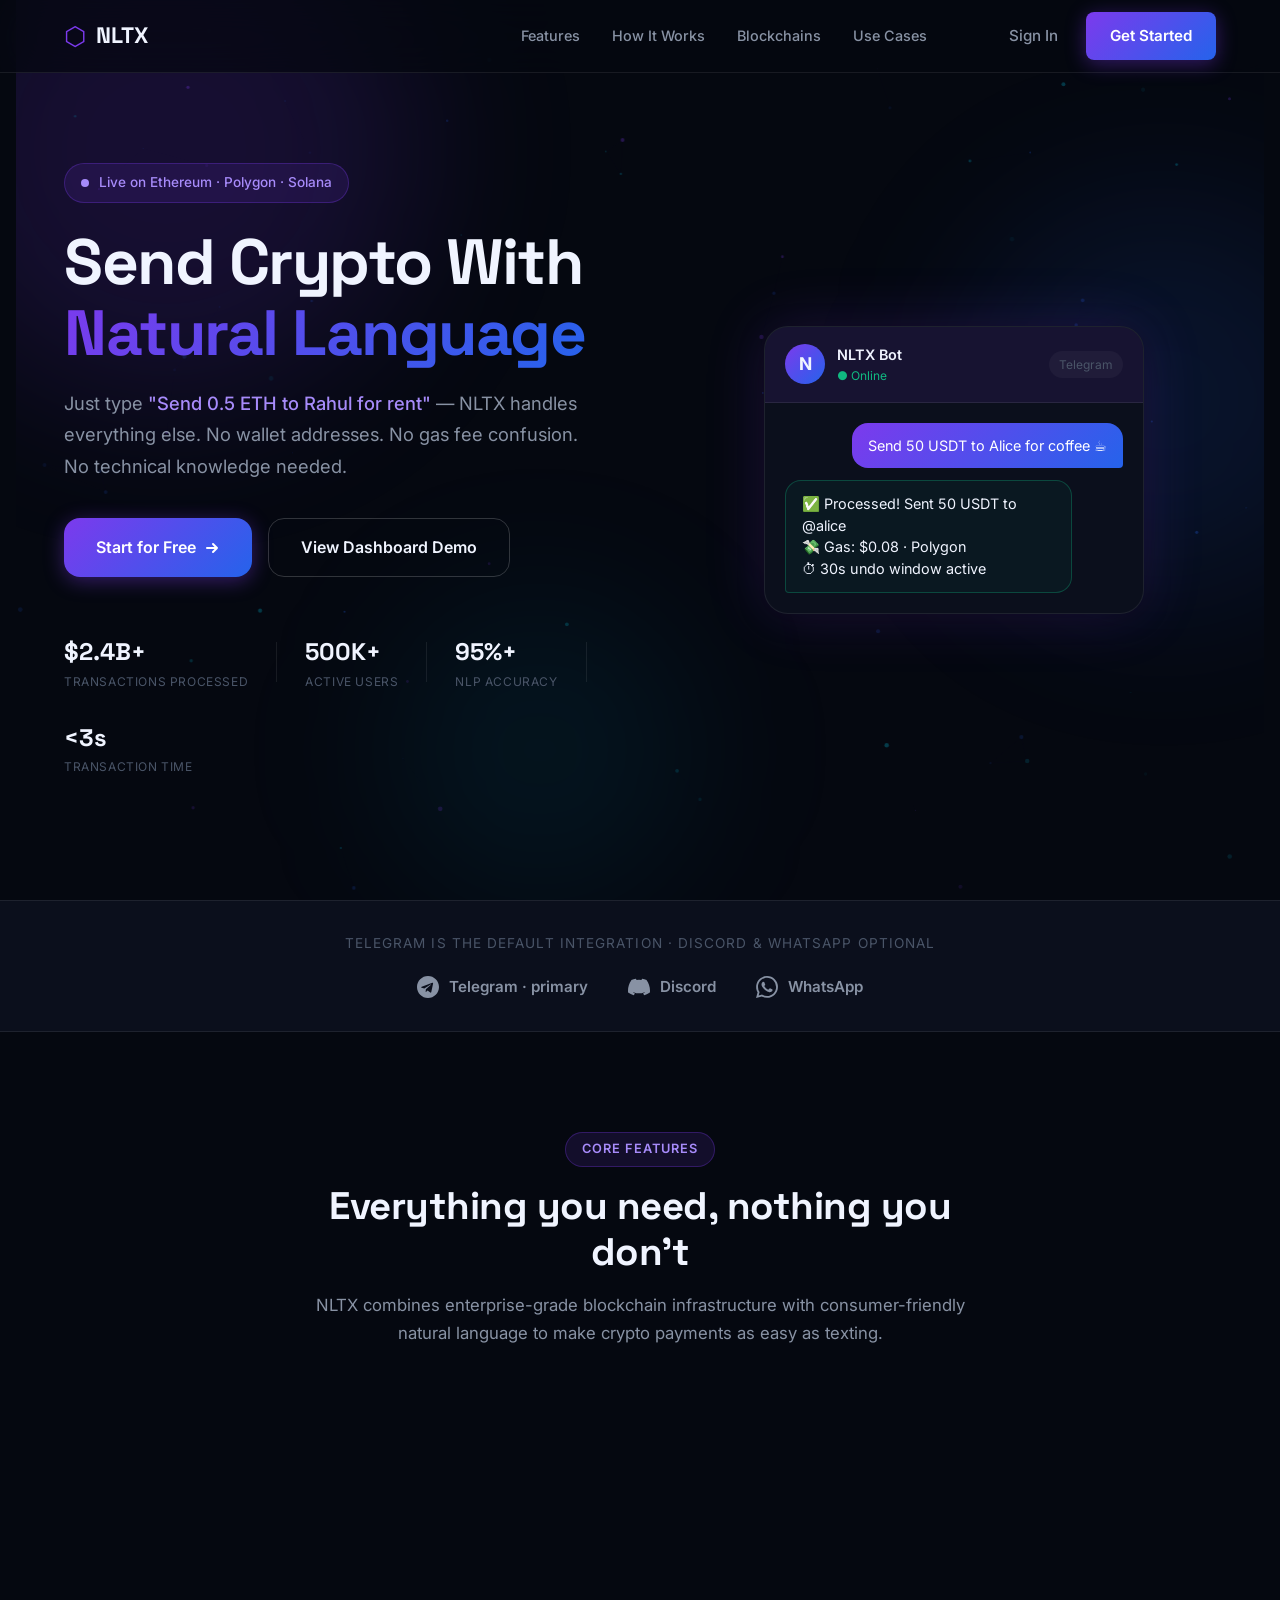
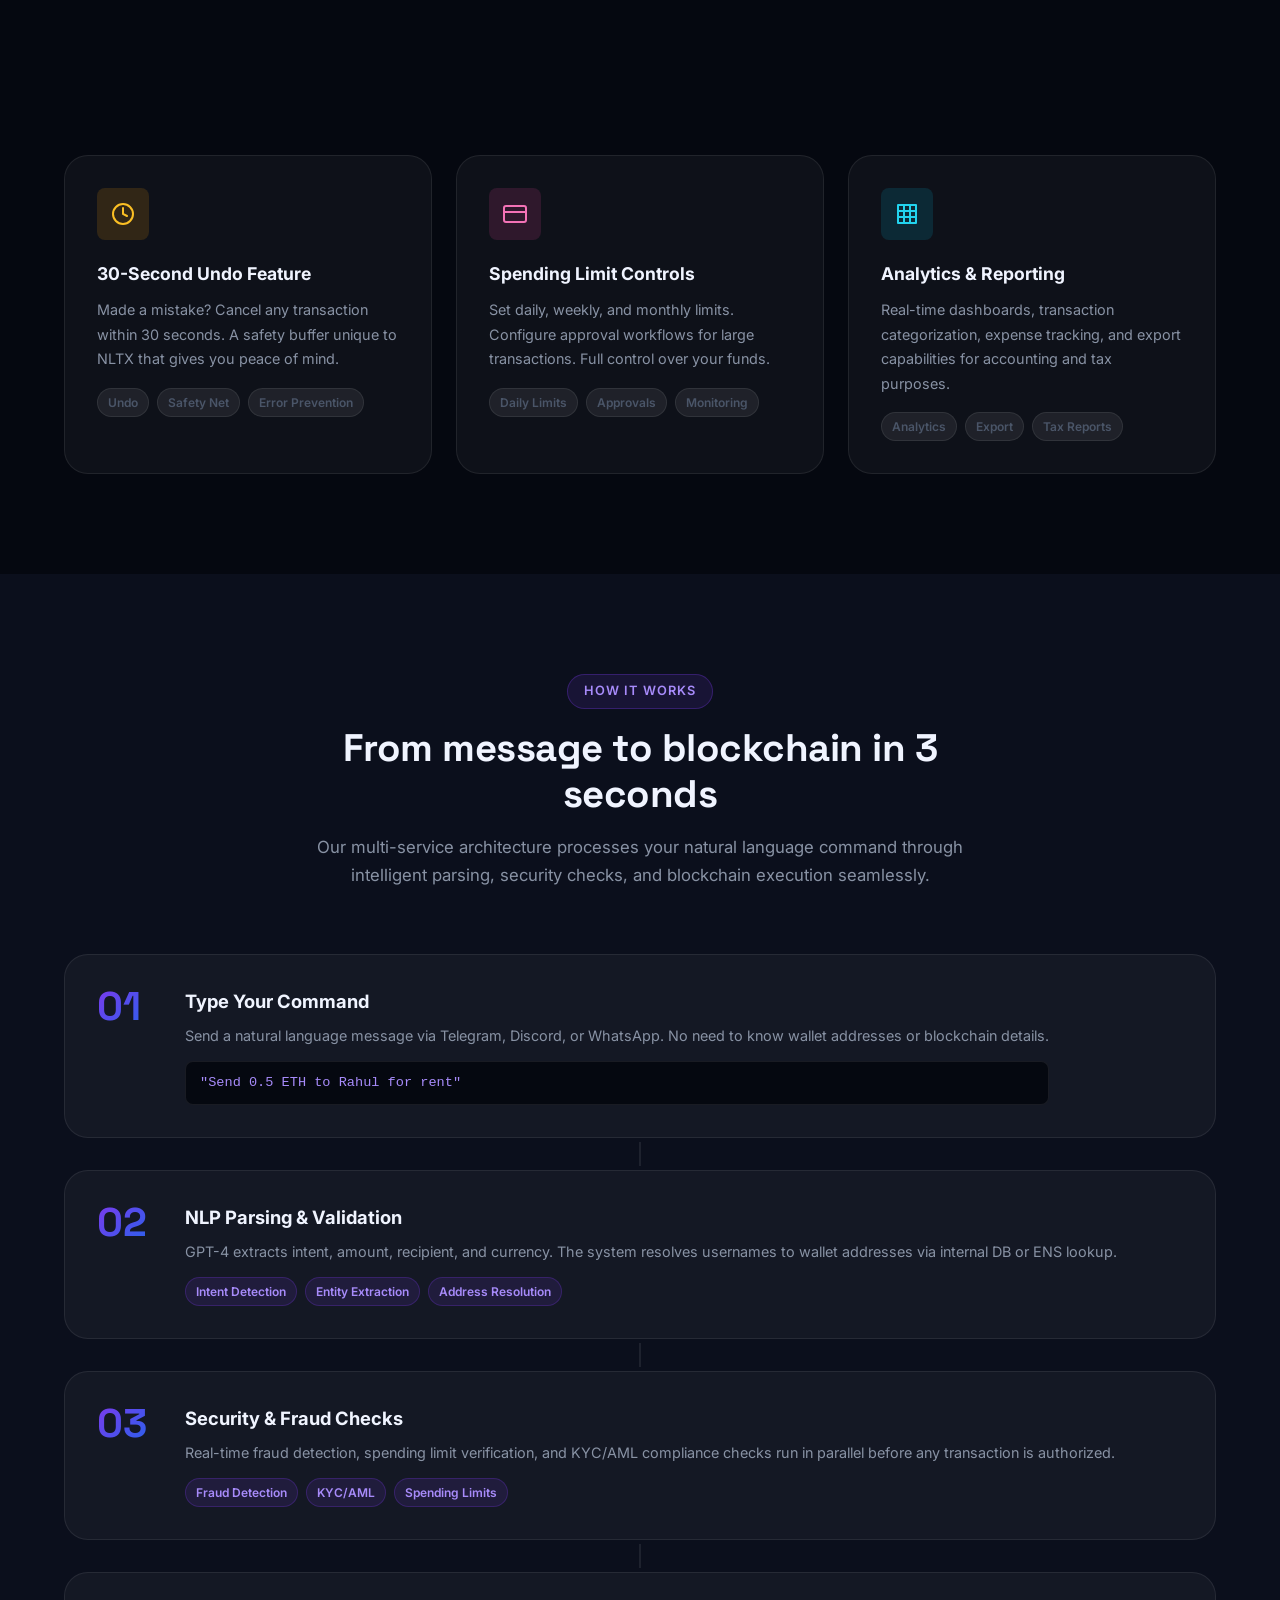
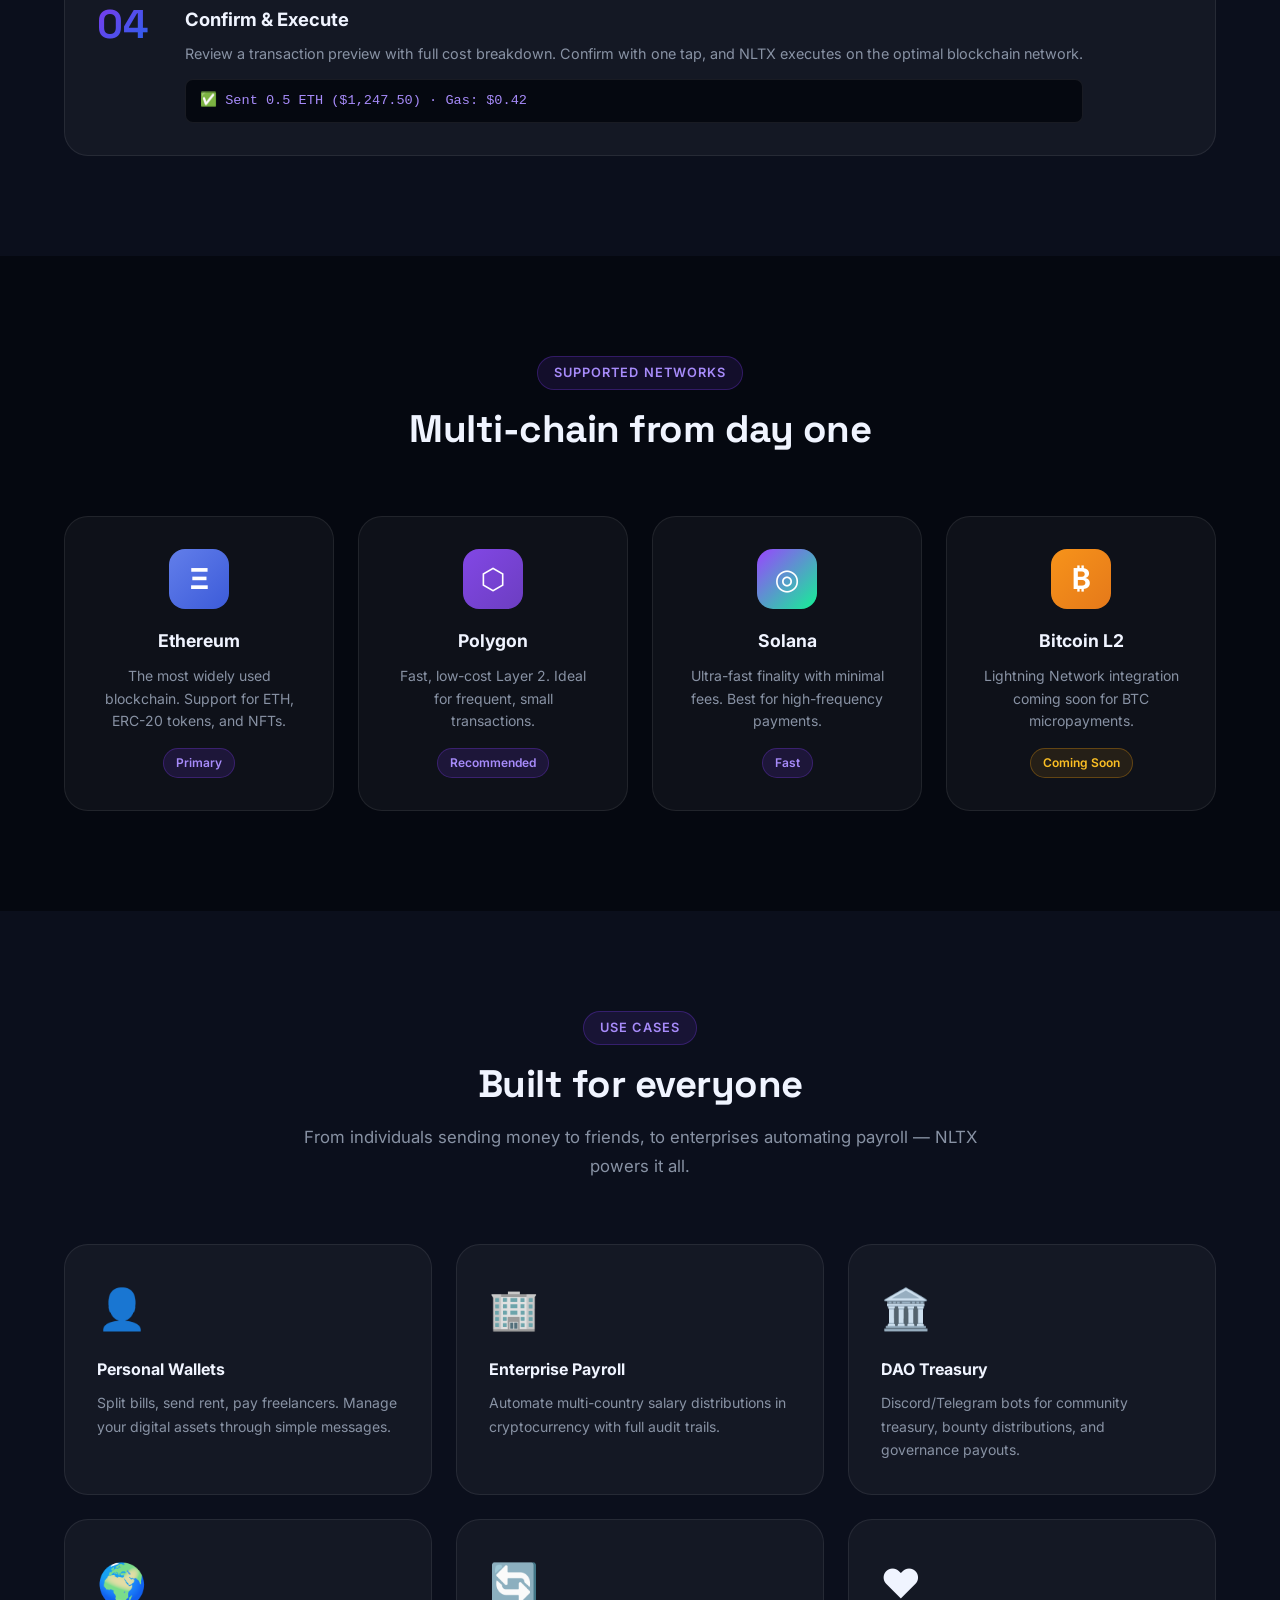
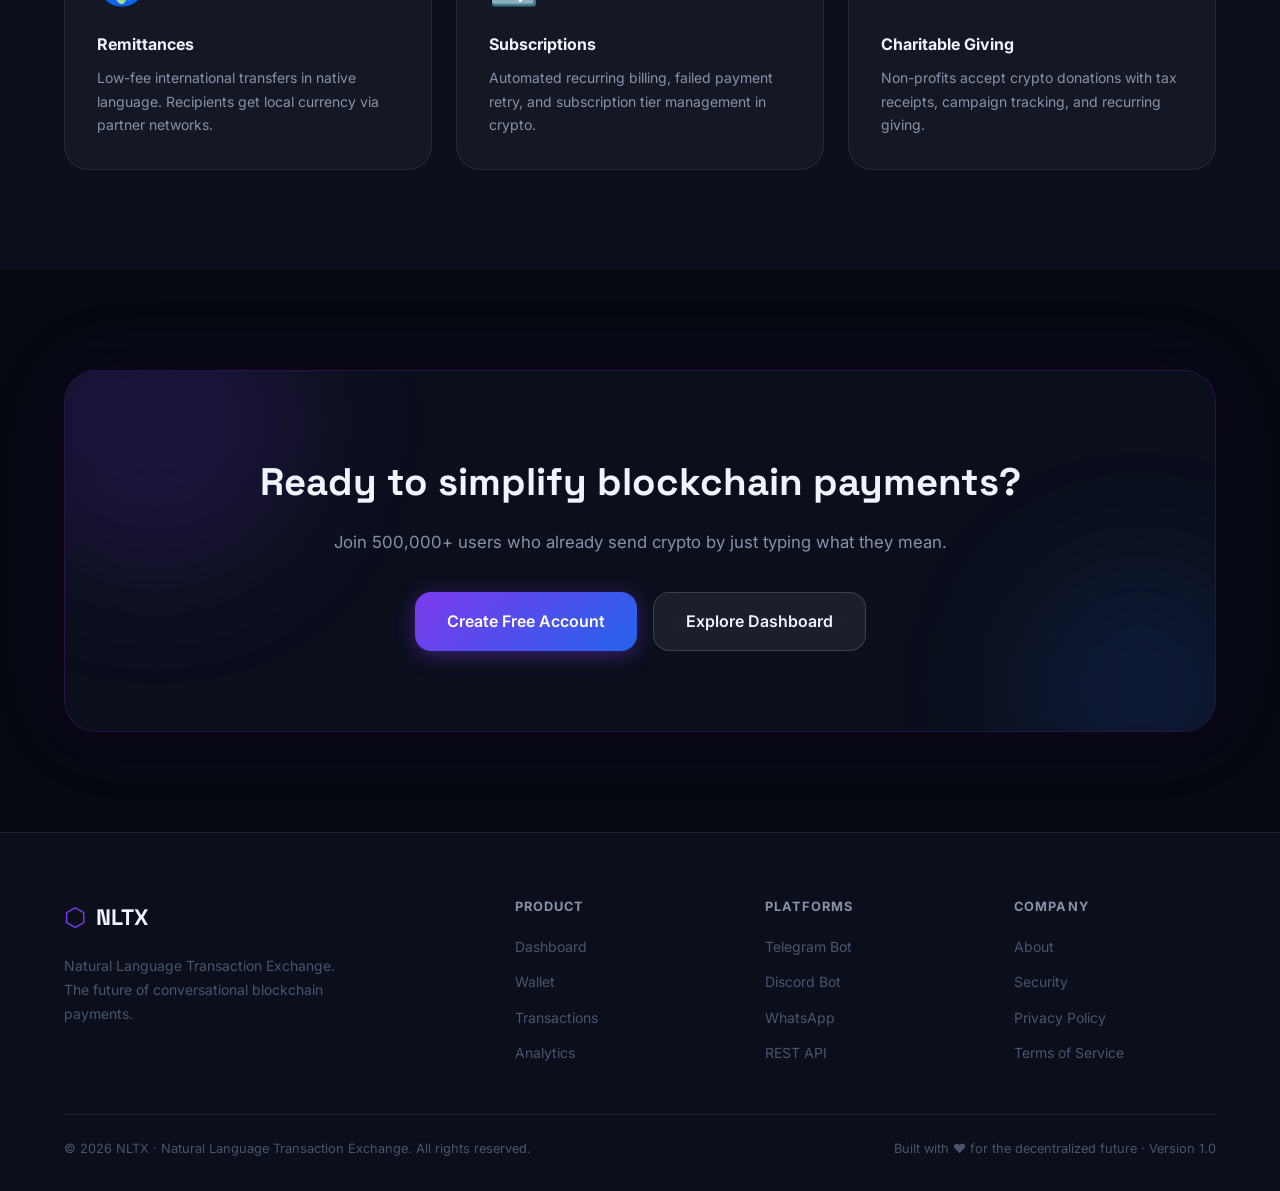
<file: nltx-app/index.html>
<!DOCTYPE html>
<html lang="en">
<head>
  <meta charset="UTF-8" />
  <meta name="viewport" content="width=device-width, initial-scale=1.0"/>
  <title>NLTX – Natural Language Transaction Exchange</title>
  <meta name="description" content="NLTX is a conversational blockchain payment system. Telegram is the main messenger (free bot API); Discord and WhatsApp are optional." />
  <link rel="preconnect" href="https://fonts.googleapis.com">
  <link href="https://fonts.googleapis.com/css2?family=Inter:wght@300;400;500;600;700;800;900&family=Space+Grotesk:wght@400;500;600;700&display=swap" rel="stylesheet">
  <link rel="stylesheet" href="src/landing.css" />
</head>
<body>
  <!-- NAV -->
  <nav class="navbar" id="navbar">
    <div class="nav-inner">
      <a href="index.html" class="nav-logo">
        <span class="logo-icon">⬡</span>
        <span>NLTX</span>
      </a>
      <ul class="nav-links">
        <li><a href="#features">Features</a></li>
        <li><a href="#how-it-works">How It Works</a></li>
        <li><a href="#blockchain">Blockchains</a></li>
        <li><a href="#use-cases">Use Cases</a></li>
      </ul>
      <div class="nav-actions">
        <a href="login.html" class="btn-ghost">Sign In</a>
        <a href="register.html" class="btn-primary">Get Started</a>
      </div>
      <button class="nav-hamburger" id="hamburger">
        <span></span><span></span><span></span>
      </button>
    </div>
  </nav>

  <!-- HERO -->
  <section class="hero" id="hero">
    <div class="hero-bg">
      <div class="hero-orb orb1"></div>
      <div class="hero-orb orb2"></div>
      <div class="hero-orb orb3"></div>
      <canvas id="particleCanvas"></canvas>
    </div>
    <div class="hero-content">
      <div class="hero-badge">
        <span class="badge-dot"></span>
        Live on Ethereum · Polygon · Solana
      </div>
      <h1 class="hero-title">
        Send Crypto With<br/>
        <span class="gradient-text">Natural Language</span>
      </h1>
      <p class="hero-subtitle">
        Just type <em>"Send 0.5 ETH to Rahul for rent"</em> — NLTX handles everything else. 
        No wallet addresses. No gas fee confusion. No technical knowledge needed.
      </p>
      <div class="hero-cta">
        <a href="register.html" class="btn-primary btn-lg">
          <span>Start for Free</span>
          <svg width="16" height="16" viewBox="0 0 16 16" fill="none"><path d="M3 8H13M13 8L9 4M13 8L9 12" stroke="currentColor" stroke-width="2" stroke-linecap="round"/></svg>
        </a>
        <a href="dashboard.html" class="btn-outline btn-lg">
          View Dashboard Demo
        </a>
      </div>
      <div class="hero-stats">
        <div class="stat-item">
          <span class="stat-value">$2.4B+</span>
          <span class="stat-label">Transactions Processed</span>
        </div>
        <div class="stat-sep"></div>
        <div class="stat-item">
          <span class="stat-value">500K+</span>
          <span class="stat-label">Active Users</span>
        </div>
        <div class="stat-sep"></div>
        <div class="stat-item">
          <span class="stat-value">95%+</span>
          <span class="stat-label">NLP Accuracy</span>
        </div>
        <div class="stat-sep"></div>
        <div class="stat-item">
          <span class="stat-value">&lt;3s</span>
          <span class="stat-label">Transaction Time</span>
        </div>
      </div>
    </div>

    <!-- Chat preview mockup -->
    <div class="hero-demo">
      <div class="chat-window">
        <div class="chat-header">
          <div class="chat-avatar">N</div>
          <div>
            <div class="chat-name">NLTX Bot</div>
            <div class="chat-status">● Online</div>
          </div>
          <div class="chat-platform">Telegram</div>
        </div>
        <div class="chat-messages" id="chatDemo">
          <div class="msg user">Send 50 USDT to Alice for coffee ☕</div>
          <div class="msg bot typing" id="botTyping">
            <span class="dot"></span><span class="dot"></span><span class="dot"></span>
          </div>
        </div>
      </div>
    </div>
  </section>

  <!-- PLATFORMS -->
  <section class="platforms-bar">
    <p>Telegram is the default integration · Discord &amp; WhatsApp optional</p>
    <div class="platform-logos">
      <div class="platform-logo">
        <svg viewBox="0 0 24 24" fill="currentColor"><path d="M12 0C5.373 0 0 5.373 0 12s5.373 12 12 12 12-5.373 12-12S18.627 0 12 0zm5.562 8.248l-1.97 9.289c-.145.658-.537.818-1.084.508l-3-2.21-1.447 1.394c-.16.16-.295.295-.605.295l.213-3.053 5.56-5.023c.242-.213-.054-.333-.373-.12l-6.871 4.326-2.962-.924c-.643-.204-.657-.643.136-.953l11.57-4.461c.537-.194 1.006.131.833.932z"/></svg>
        Telegram · primary
      </div>
      <div class="platform-logo">
        <svg viewBox="0 0 24 24" fill="currentColor"><path d="M20.317 4.492c-1.53-.69-3.17-1.2-4.885-1.49a.075.075 0 0 0-.079.036c-.21.369-.444.85-.608 1.23a18.566 18.566 0 0 0-5.487 0 12.36 12.36 0 0 0-.617-1.23A.077.077 0 0 0 8.562 3c-1.714.29-3.354.8-4.885 1.491a.07.07 0 0 0-.032.027C.533 9.093-.32 13.555.099 17.961a.08.08 0 0 0 .031.055 20.03 20.03 0 0 0 5.993 2.98.078.078 0 0 0 .084-.026 13.83 13.83 0 0 0 1.226-1.963.074.074 0 0 0-.041-.104 13.175 13.175 0 0 1-1.872-.878.075.075 0 0 1-.008-.125c.126-.093.252-.19.372-.287a.075.075 0 0 1 .078-.01c3.927 1.764 8.18 1.764 12.061 0a.075.075 0 0 1 .079.009c.12.098.245.195.372.288a.075.075 0 0 1-.006.125c-.598.344-1.22.635-1.873.877a.075.075 0 0 0-.041.105c.36.687.772 1.341 1.225 1.962a.077.077 0 0 0 .084.028 19.963 19.963 0 0 0 6.002-2.981.076.076 0 0 0 .032-.054c.5-5.094-.838-9.52-3.549-13.442a.06.06 0 0 0-.031-.028z"/></svg>
        Discord
      </div>
      <div class="platform-logo">
        <svg viewBox="0 0 24 24" fill="currentColor"><path d="M17.472 14.382c-.297-.149-1.758-.867-2.03-.967-.273-.099-.471-.148-.67.15-.197.297-.767.966-.94 1.164-.173.199-.347.223-.644.075-.297-.15-1.255-.463-2.39-1.475-.883-.788-1.48-1.761-1.653-2.059-.173-.297-.018-.458.13-.606.134-.133.298-.347.446-.52.149-.174.198-.298.298-.497.099-.198.05-.371-.025-.52-.075-.149-.669-1.612-.916-2.207-.242-.579-.487-.5-.669-.51-.173-.008-.371-.01-.57-.01-.198 0-.52.074-.792.372-.272.297-1.04 1.016-1.04 2.479 0 1.462 1.065 2.875 1.213 3.074.149.198 2.096 3.2 5.077 4.487.709.306 1.262.489 1.694.625.712.227 1.36.195 1.871.118.571-.085 1.758-.719 2.006-1.413.248-.694.248-1.289.173-1.413-.074-.124-.272-.198-.57-.347m-5.421 7.403h-.004a9.87 9.87 0 0 1-5.031-1.378l-.361-.214-3.741.982.998-3.648-.235-.374a9.86 9.86 0 0 1-1.51-5.26c.001-5.45 4.436-9.884 9.888-9.884 2.64 0 5.122 1.03 6.988 2.898a9.825 9.825 0 0 1 2.893 6.994c-.003 5.45-4.437 9.884-9.885 9.884m8.413-18.297A11.815 11.815 0 0 0 12.05 0C5.495 0 .16 5.335.157 11.892c0 2.096.547 4.142 1.588 5.945L.057 24l6.305-1.654a11.882 11.882 0 0 0 5.683 1.448h.005c6.554 0 11.89-5.335 11.893-11.893a11.821 11.821 0 0 0-3.48-8.413z"/></svg>
        WhatsApp
      </div>
    </div>
  </section>

  <!-- FEATURES -->
  <section class="section features-section" id="features">
    <div class="container">
      <div class="section-header">
        <span class="section-badge">Core Features</span>
        <h2>Everything you need, nothing you don't</h2>
        <p>NLTX combines enterprise-grade blockchain infrastructure with consumer-friendly natural language to make crypto payments as easy as texting.</p>
      </div>
      <div class="features-grid">
        <div class="feature-card card-glow">
          <div class="feature-icon icon-purple">
            <svg width="24" height="24" viewBox="0 0 24 24" fill="none"><path d="M12 2L2 7l10 5 10-5-10-5zM2 17l10 5 10-5M2 12l10 5 10-5" stroke="currentColor" stroke-width="2" stroke-linecap="round" stroke-linejoin="round"/></svg>
          </div>
          <h3>Multi-Blockchain Support</h3>
          <p>Native support for Ethereum, Polygon, and Solana. Automatic network selection routes transactions through the most cost-effective chain.</p>
          <div class="feature-tags">
            <span>Ethereum</span><span>Polygon</span><span>Solana</span>
          </div>
        </div>
        <div class="feature-card card-glow">
          <div class="feature-icon icon-blue">
            <svg width="24" height="24" viewBox="0 0 24 24" fill="none"><path d="M21 15a2 2 0 0 1-2 2H7l-4 4V5a2 2 0 0 1 2-2h14a2 2 0 0 1 2 2z" stroke="currentColor" stroke-width="2" stroke-linecap="round" stroke-linejoin="round"/></svg>
          </div>
          <h3>Natural Language Processing</h3>
          <p>GPT-4 powered intent detection with 95%+ accuracy. Understands context, handles ambiguity, and learns from your patterns.</p>
          <div class="feature-tags">
            <span>GPT-4</span><span>Context-aware</span><span>Multi-lingual</span>
          </div>
        </div>
        <div class="feature-card card-glow">
          <div class="feature-icon icon-green">
            <svg width="24" height="24" viewBox="0 0 24 24" fill="none"><path d="M12 22s8-4 8-10V5l-8-3-8 3v7c0 6 8 10 8 10z" stroke="currentColor" stroke-width="2" stroke-linecap="round" stroke-linejoin="round"/></svg>
          </div>
          <h3>Multi-Party Computation Security</h3>
          <p>MPC-based distributed key management ensures your funds are never at risk. No single point of failure, no private key exposure.</p>
          <div class="feature-tags">
            <span>MPC</span><span>2FA</span><span>RBAC</span>
          </div>
        </div>
        <div class="feature-card card-glow">
          <div class="feature-icon icon-orange">
            <svg width="24" height="24" viewBox="0 0 24 24" fill="none"><circle cx="12" cy="12" r="10" stroke="currentColor" stroke-width="2"/><path d="M12 6v6l4 2" stroke="currentColor" stroke-width="2" stroke-linecap="round"/></svg>
          </div>
          <h3>30-Second Undo Feature</h3>
          <p>Made a mistake? Cancel any transaction within 30 seconds. A safety buffer unique to NLTX that gives you peace of mind.</p>
          <div class="feature-tags">
            <span>Undo</span><span>Safety Net</span><span>Error Prevention</span>
          </div>
        </div>
        <div class="feature-card card-glow">
          <div class="feature-icon icon-pink">
            <svg width="24" height="24" viewBox="0 0 24 24" fill="none"><rect x="1" y="4" width="22" height="16" rx="2" stroke="currentColor" stroke-width="2"/><path d="M1 10h22" stroke="currentColor" stroke-width="2"/></svg>
          </div>
          <h3>Spending Limit Controls</h3>
          <p>Set daily, weekly, and monthly limits. Configure approval workflows for large transactions. Full control over your funds.</p>
          <div class="feature-tags">
            <span>Daily Limits</span><span>Approvals</span><span>Monitoring</span>
          </div>
        </div>
        <div class="feature-card card-glow">
          <div class="feature-icon icon-cyan">
            <svg width="24" height="24" viewBox="0 0 24 24" fill="none"><path d="M3 3h18v18H3zM9 9h6v6H9z" stroke="currentColor" stroke-width="2" stroke-linejoin="round"/><path d="M9 3v18M15 3v18M3 9h18M3 15h18" stroke="currentColor" stroke-width="2"/></svg>
          </div>
          <h3>Analytics & Reporting</h3>
          <p>Real-time dashboards, transaction categorization, expense tracking, and export capabilities for accounting and tax purposes.</p>
          <div class="feature-tags">
            <span>Analytics</span><span>Export</span><span>Tax Reports</span>
          </div>
        </div>
      </div>
    </div>
  </section>

  <!-- HOW IT WORKS -->
  <section class="section how-section" id="how-it-works">
    <div class="container">
      <div class="section-header">
        <span class="section-badge">How It Works</span>
        <h2>From message to blockchain in 3 seconds</h2>
        <p>Our multi-service architecture processes your natural language command through intelligent parsing, security checks, and blockchain execution seamlessly.</p>
      </div>
      <div class="steps-wrapper">
        <div class="step">
          <div class="step-num">01</div>
          <div class="step-content">
            <h3>Type Your Command</h3>
            <p>Send a natural language message via Telegram, Discord, or WhatsApp. No need to know wallet addresses or blockchain details.</p>
            <div class="step-example">"Send 0.5 ETH to Rahul for rent"</div>
          </div>
        </div>
        <div class="step-connector"><span></span></div>
        <div class="step">
          <div class="step-num">02</div>
          <div class="step-content">
            <h3>NLP Parsing & Validation</h3>
            <p>GPT-4 extracts intent, amount, recipient, and currency. The system resolves usernames to wallet addresses via internal DB or ENS lookup.</p>
            <div class="step-tags">
              <span>Intent Detection</span>
              <span>Entity Extraction</span>
              <span>Address Resolution</span>
            </div>
          </div>
        </div>
        <div class="step-connector"><span></span></div>
        <div class="step">
          <div class="step-num">03</div>
          <div class="step-content">
            <h3>Security & Fraud Checks</h3>
            <p>Real-time fraud detection, spending limit verification, and KYC/AML compliance checks run in parallel before any transaction is authorized.</p>
            <div class="step-tags">
              <span>Fraud Detection</span>
              <span>KYC/AML</span>
              <span>Spending Limits</span>
            </div>
          </div>
        </div>
        <div class="step-connector"><span></span></div>
        <div class="step">
          <div class="step-num">04</div>
          <div class="step-content">
            <h3>Confirm & Execute</h3>
            <p>Review a transaction preview with full cost breakdown. Confirm with one tap, and NLTX executes on the optimal blockchain network.</p>
            <div class="step-example">✅ Sent 0.5 ETH ($1,247.50) · Gas: $0.42</div>
          </div>
        </div>
      </div>
    </div>
  </section>

  <!-- BLOCKCHAINS -->
  <section class="section blockchain-section" id="blockchain">
    <div class="container">
      <div class="section-header">
        <span class="section-badge">Supported Networks</span>
        <h2>Multi-chain from day one</h2>
      </div>
      <div class="chains-grid">
        <div class="chain-card">
          <div class="chain-icon" style="background: linear-gradient(135deg,#627EEA,#3C5BD9)">Ξ</div>
          <h4>Ethereum</h4>
          <p>The most widely used blockchain. Support for ETH, ERC-20 tokens, and NFTs.</p>
          <span class="chain-badge">Primary</span>
        </div>
        <div class="chain-card">
          <div class="chain-icon" style="background: linear-gradient(135deg,#8247E5,#6C3EC1)">⬡</div>
          <h4>Polygon</h4>
          <p>Fast, low-cost Layer 2. Ideal for frequent, small transactions.</p>
          <span class="chain-badge">Recommended</span>
        </div>
        <div class="chain-card">
          <div class="chain-icon" style="background: linear-gradient(135deg,#9945FF,#14F195)">◎</div>
          <h4>Solana</h4>
          <p>Ultra-fast finality with minimal fees. Best for high-frequency payments.</p>
          <span class="chain-badge">Fast</span>
        </div>
        <div class="chain-card chain-coming">
          <div class="chain-icon" style="background: linear-gradient(135deg,#F7931A,#E5791A)">₿</div>
          <h4>Bitcoin L2</h4>
          <p>Lightning Network integration coming soon for BTC micropayments.</p>
          <span class="chain-badge soon">Coming Soon</span>
        </div>
      </div>
    </div>
  </section>

  <!-- USE CASES -->
  <section class="section usecases-section" id="use-cases">
    <div class="container">
      <div class="section-header">
        <span class="section-badge">Use Cases</span>
        <h2>Built for everyone</h2>
        <p>From individuals sending money to friends, to enterprises automating payroll — NLTX powers it all.</p>
      </div>
      <div class="usecases-grid">
        <div class="usecase-card">
          <div class="usecase-icon">👤</div>
          <h3>Personal Wallets</h3>
          <p>Split bills, send rent, pay freelancers. Manage your digital assets through simple messages.</p>
        </div>
        <div class="usecase-card">
          <div class="usecase-icon">🏢</div>
          <h3>Enterprise Payroll</h3>
          <p>Automate multi-country salary distributions in cryptocurrency with full audit trails.</p>
        </div>
        <div class="usecase-card">
          <div class="usecase-icon">🏛️</div>
          <h3>DAO Treasury</h3>
          <p>Discord/Telegram bots for community treasury, bounty distributions, and governance payouts.</p>
        </div>
        <div class="usecase-card">
          <div class="usecase-icon">🌍</div>
          <h3>Remittances</h3>
          <p>Low-fee international transfers in native language. Recipients get local currency via partner networks.</p>
        </div>
        <div class="usecase-card">
          <div class="usecase-icon">🔄</div>
          <h3>Subscriptions</h3>
          <p>Automated recurring billing, failed payment retry, and subscription tier management in crypto.</p>
        </div>
        <div class="usecase-card">
          <div class="usecase-icon">❤️</div>
          <h3>Charitable Giving</h3>
          <p>Non-profits accept crypto donations with tax receipts, campaign tracking, and recurring giving.</p>
        </div>
      </div>
    </div>
  </section>

  <!-- CTA -->
  <section class="section cta-section">
    <div class="container">
      <div class="cta-card">
        <div class="cta-orb cta-orb1"></div>
        <div class="cta-orb cta-orb2"></div>
        <h2>Ready to simplify blockchain payments?</h2>
        <p>Join 500,000+ users who already send crypto by just typing what they mean.</p>
        <div class="cta-actions">
          <a href="register.html" class="btn-primary btn-lg">Create Free Account</a>
          <a href="dashboard.html" class="btn-glass btn-lg">Explore Dashboard</a>
        </div>
      </div>
    </div>
  </section>

  <!-- FOOTER -->
  <footer class="footer">
    <div class="container">
      <div class="footer-grid">
        <div class="footer-brand">
          <div class="nav-logo" style="margin-bottom:1rem">
            <span class="logo-icon">⬡</span>
            <span>NLTX</span>
          </div>
          <p>Natural Language Transaction Exchange. The future of conversational blockchain payments.</p>
        </div>
        <div class="footer-col">
          <h5>Product</h5>
          <ul>
            <li><a href="dashboard.html">Dashboard</a></li>
            <li><a href="wallet.html">Wallet</a></li>
            <li><a href="transactions.html">Transactions</a></li>
            <li><a href="analytics.html">Analytics</a></li>
          </ul>
        </div>
        <div class="footer-col">
          <h5>Platforms</h5>
          <ul>
            <li><a href="#">Telegram Bot</a></li>
            <li><a href="#">Discord Bot</a></li>
            <li><a href="#">WhatsApp</a></li>
            <li><a href="#">REST API</a></li>
          </ul>
        </div>
        <div class="footer-col">
          <h5>Company</h5>
          <ul>
            <li><a href="#">About</a></li>
            <li><a href="#">Security</a></li>
            <li><a href="#">Privacy Policy</a></li>
            <li><a href="#">Terms of Service</a></li>
          </ul>
        </div>
      </div>
      <div class="footer-bottom">
        <p>© 2026 NLTX · Natural Language Transaction Exchange. All rights reserved.</p>
        <p>Built with ❤️ for the decentralized future · Version 1.0</p>
      </div>
    </div>
  </footer>

  <script src="src/landing.js"></script>
</body>
</html>
</file>
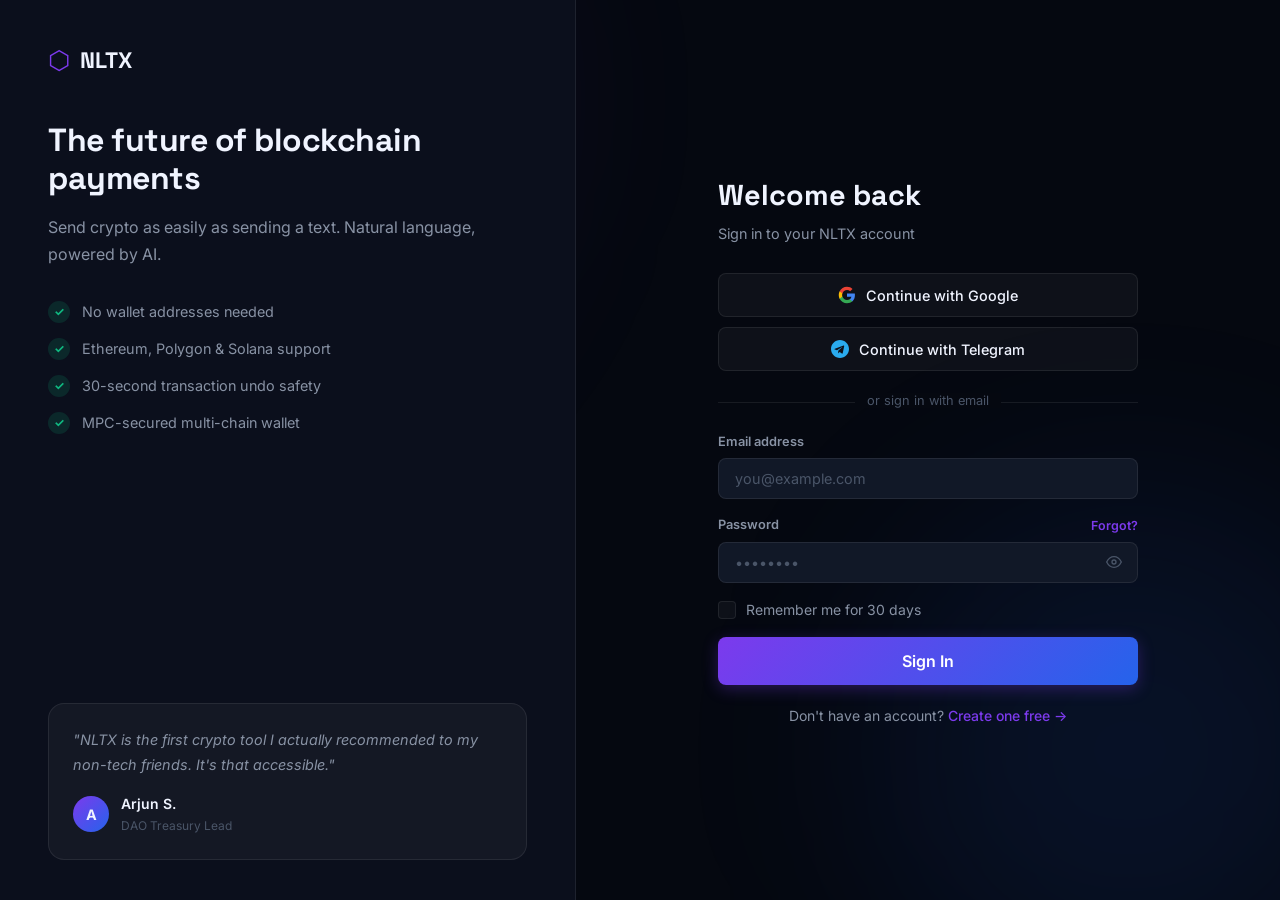
<file: nltx-app/analytics.html>
<!DOCTYPE html>
<html lang="en">

<head>
    <meta charset="UTF-8" />
    <meta name="viewport" content="width=device-width, initial-scale=1.0" />
    <title>Analytics – NLTX</title>
    <link rel="preconnect" href="https://fonts.googleapis.com">
    <link
        href="https://fonts.googleapis.com/css2?family=Inter:wght@300;400;500;600;700;800&family=Space+Grotesk:wght@400;500;600;700&display=swap"
        rel="stylesheet">
    <link rel="stylesheet" href="src/global.css" />
    <style>
        .chart-card {
            background: var(--bg-card);
            border: 1px solid var(--border);
            border-radius: var(--radius-lg);
            padding: 24px;
        }

        .chart-title {
            font-size: 0.875rem;
            font-weight: 700;
            text-transform: uppercase;
            letter-spacing: 0.05em;
            color: var(--text-secondary);
            margin-bottom: 16px;
            display: flex;
            justify-content: space-between;
            align-items: center;
        }

        canvas {
            width: 100% !important;
        }

        .analytics-grid {
            display: grid;
            grid-template-columns: 2fr 1fr;
            gap: 20px;
            margin-bottom: 20px;
        }

        .categories-list {
            display: flex;
            flex-direction: column;
            gap: 12px;
        }

        .cat-item {
            display: flex;
            align-items: center;
            gap: 12px;
        }

        .cat-dot {
            width: 10px;
            height: 10px;
            border-radius: 50%;
            flex-shrink: 0;
        }

        .cat-info {
            flex: 1;
        }

        .cat-name {
            font-size: 0.875rem;
            font-weight: 500;
            margin-bottom: 4px;
        }

        .cat-bar-wrap {
            height: 4px;
            background: var(--bg-tertiary);
            border-radius: 2px;
        }

        .cat-bar {
            height: 100%;
            border-radius: 2px;
            transition: width 1s ease;
        }

        .cat-val {
            font-size: 0.8rem;
            font-weight: 600;
            flex-shrink: 0;
        }

        .time-buttons {
            display: flex;
            gap: 6px;
        }

        .time-btn {
            padding: 4px 10px;
            border-radius: 6px;
            font-size: 0.75rem;
            font-weight: 600;
            border: 1px solid var(--border);
            background: var(--bg-card);
            color: var(--text-secondary);
            cursor: pointer;
            transition: var(--transition);
        }

        .time-btn.active {
            background: rgba(124, 58, 237, 0.15);
            border-color: rgba(124, 58, 237, 0.3);
            color: #a78bfa;
        }

        .insights-grid {
            display: grid;
            grid-template-columns: repeat(3, 1fr);
            gap: 16px;
            margin-bottom: 20px;
        }

        .insight-card {
            background: var(--bg-card);
            border: 1px solid var(--border);
            border-radius: var(--radius-lg);
            padding: 20px;
        }

        .insight-icon {
            font-size: 2rem;
            margin-bottom: 8px;
        }

        .insight-title {
            font-size: 0.8rem;
            font-weight: 700;
            text-transform: uppercase;
            letter-spacing: 0.06em;
            color: var(--text-muted);
            margin-bottom: 8px;
        }

        .insight-val {
            font-family: var(--font-display);
            font-size: 1.5rem;
            font-weight: 700;
            margin-bottom: 4px;
        }

        .insight-sub {
            font-size: 0.78rem;
            color: var(--text-secondary);
        }

        .nlp-breakdown {
            display: grid;
            grid-template-columns: 1fr 1fr;
            gap: 20px;
        }
    </style>
</head>

<body>
    <div class="app-layout">
        <aside class="sidebar" id="sidebar">
            <div class="sidebar-logo"><span class="logo-hex">⬡</span><span>NLTX</span></div>
            <nav class="sidebar-nav">
                <span class="sidebar-section-label">Main</span>
                <a href="dashboard.html" class="sidebar-item"><svg viewBox="0 0 24 24" fill="none" stroke="currentColor"
                        stroke-width="2">
                        <rect x="3" y="3" width="7" height="7" />
                        <rect x="14" y="3" width="7" height="7" />
                        <rect x="3" y="14" width="7" height="7" />
                        <rect x="14" y="14" width="7" height="7" />
                    </svg>Dashboard</a>
                <a href="chat.html" class="sidebar-item"><svg viewBox="0 0 24 24" fill="none" stroke="currentColor"
                        stroke-width="2">
                        <path d="M21 15a2 2 0 0 1-2 2H7l-4 4V5a2 2 0 0 1 2-2h14a2 2 0 0 1 2 2z" />
                    </svg>NLP Chat<span class="sidebar-badge">AI</span></a>
                <a href="transactions.html" class="sidebar-item"><svg viewBox="0 0 24 24" fill="none"
                        stroke="currentColor" stroke-width="2">
                        <path d="M12 2L2 7l10 5 10-5-10-5zM2 17l10 5 10-5M2 12l10 5 10-5" />
                    </svg>Transactions</a>
                <a href="wallet.html" class="sidebar-item"><svg viewBox="0 0 24 24" fill="none" stroke="currentColor"
                        stroke-width="2">
                        <rect x="1" y="4" width="22" height="16" rx="2" />
                        <path d="M1 10h22" />
                    </svg>Wallet</a>
                <a href="analytics.html" class="sidebar-item active"><svg viewBox="0 0 24 24" fill="none"
                        stroke="currentColor" stroke-width="2">
                        <polyline points="22 12 18 12 15 21 9 3 6 12 2 12" />
                    </svg>Analytics</a>
            </nav>
            <div class="sidebar-footer">
                <div class="sidebar-user">
                    <div class="user-avatar-sm">R</div>
                    <div>
                        <div class="user-name">Rahul Sharma</div>
                        <div class="user-email">rahul@example.com</div>
                    </div>
                </div>
            </div>
        </aside>
        <main class="main-content">
            <header class="topbar">
                <button class="topbar-btn" id="sidebarToggle"><svg width="18" height="18" viewBox="0 0 24 24"
                        fill="none" stroke="currentColor" stroke-width="2">
                        <line x1="3" y1="6" x2="21" y2="6" />
                        <line x1="3" y1="12" x2="21" y2="12" />
                        <line x1="3" y1="18" x2="21" y2="18" />
                    </svg></button>
                <div>
                    <div class="topbar-title">Analytics</div>
                    <div class="topbar-subtitle">Portfolio insights & spending reports</div>
                </div>
                <div class="topbar-spacer"></div>
                <button class="btn btn-secondary btn-sm">↓ Export Report</button>
            </header>
            <div class="page-content">

                <!-- STAT CARDS -->
                <div class="grid grid-4 gap-16" style="margin-bottom:20px">
                    <div class="stat-card">
                        <div class="stat-card-label">Net Flow (30D)</div>
                        <div class="stat-card-value change-pos">+$6,590</div>
                        <div class="stat-card-change change-pos">↑ 42% vs last month</div>
                    </div>
                    <div class="stat-card">
                        <div class="stat-card-label">Avg Tx Size</div>
                        <div class="stat-card-value">$174</div>
                        <div class="stat-card-change" style="color:var(--text-muted)">↑ 18% vs last month</div>
                    </div>
                    <div class="stat-card">
                        <div class="stat-card-label">Gas Optimized</div>
                        <div class="stat-card-value" style="color:var(--accent-green)">$183</div>
                        <div class="stat-card-change" style="color:var(--text-muted)">Auto-routed 156 txs</div>
                    </div>
                    <div class="stat-card">
                        <div class="stat-card-label">NLP Accuracy</div>
                        <div class="stat-card-value" style="color:#a78bfa">97.6%</div>
                        <div class="stat-card-change" style="color:var(--text-muted)">127 commands</div>
                    </div>
                </div>

                <!-- MAIN CHARTS -->
                <div class="analytics-grid">
                    <div class="chart-card">
                        <div class="chart-title">
                            Portfolio Value Over Time
                            <div class="time-buttons">
                                <button class="time-btn active" data-period="7d">7D</button>
                                <button class="time-btn" data-period="30d">30D</button>
                                <button class="time-btn" data-period="90d">90D</button>
                                <button class="time-btn" data-period="1y">1Y</button>
                            </div>
                        </div>
                        <canvas id="portfolioChart" height="200"></canvas>
                    </div>
                    <div class="chart-card">
                        <div class="chart-title">Spending by Category</div>
                        <canvas id="categoryChart" height="200"></canvas>
                        <div class="categories-list" style="margin-top:16px" id="catList"></div>
                    </div>
                </div>

                <!-- INSIGHTS -->
                <div class="insights-grid">
                    <div class="insight-card">
                        <div class="insight-icon">💸</div>
                        <div class="insight-title">Most Sent To</div>
                        <div class="insight-val">@alice</div>
                        <div class="insight-sub">12 transactions · $820 total</div>
                    </div>
                    <div class="insight-card">
                        <div class="insight-icon">📅</div>
                        <div class="insight-title">Peak Sending Day</div>
                        <div class="insight-val">Friday</div>
                        <div class="insight-sub">38% of weekly volume on Fridays</div>
                    </div>
                    <div class="insight-card">
                        <div class="insight-icon">⛽</div>
                        <div class="insight-title">Best Network</div>
                        <div class="insight-val">Polygon</div>
                        <div class="insight-sub">Avg $0.08 gas vs $2.40 on ETH</div>
                    </div>
                    <div class="insight-card">
                        <div class="insight-icon">🏆</div>
                        <div class="insight-title">Top Token</div>
                        <div class="insight-val">USDT</div>
                        <div class="insight-sub">65% of all transactions</div>
                    </div>
                    <div class="insight-card">
                        <div class="insight-icon">🤖</div>
                        <div class="insight-title">Most Used Command</div>
                        <div class="insight-val">"Send X to Y"</div>
                        <div class="insight-sub">73 of 127 NLP commands</div>
                    </div>
                    <div class="insight-card">
                        <div class="insight-icon">⚡</div>
                        <div class="insight-title">Fastest Tx</div>
                        <div class="insight-val">0.4s</div>
                        <div class="insight-sub">Solana network · 0.01 SOL</div>
                    </div>
                </div>

                <!-- NLP BREAKDOWN + NETWORK DIST -->
                <div class="nlp-breakdown">
                    <div class="chart-card">
                        <div class="chart-title">Transaction Volume (Daily)</div>
                        <canvas id="volumeChart" height="180"></canvas>
                    </div>
                    <div class="chart-card">
                        <div class="chart-title">NLP Command Types</div>
                        <canvas id="nlpChart" height="180"></canvas>
                        <div id="nlpLegend" style="margin-top:12px;display:flex;flex-direction:column;gap:6px"></div>
                    </div>
                </div>
            </div>
        </main>
    </div>
    <script src="src/api.js"></script>
    <script src="src/analytics.js"></script>
</body>

</html>
</file>
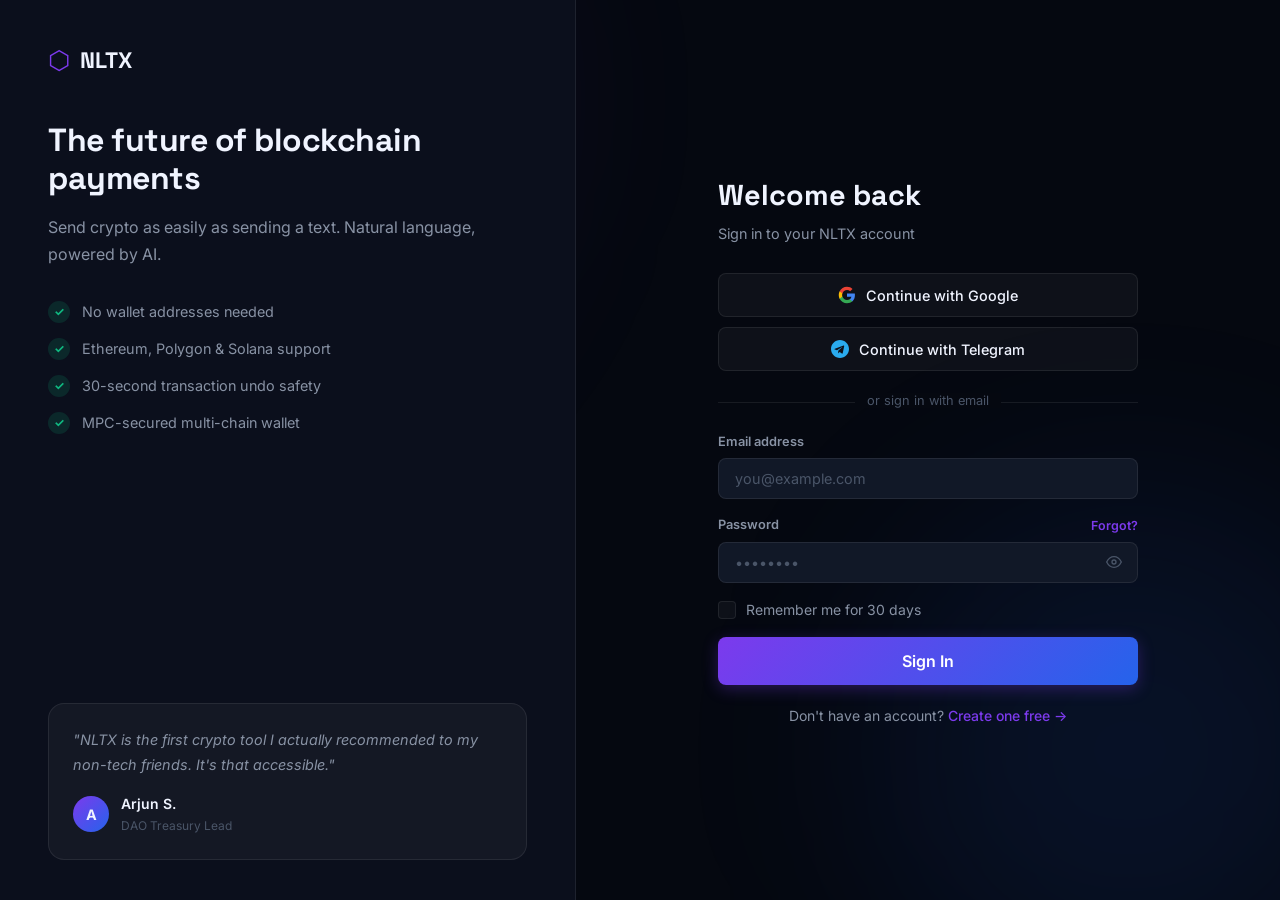
<file: nltx-app/chat.html>
<!DOCTYPE html>
<html lang="en">

<head>
    <meta charset="UTF-8" />
    <meta name="viewport" content="width=device-width, initial-scale=1.0" />
    <title>NLP Chat – NLTX</title>
    <link rel="preconnect" href="https://fonts.googleapis.com">
    <link
        href="https://fonts.googleapis.com/css2?family=Inter:wght@300;400;500;600;700;800&family=Space+Grotesk:wght@400;500;600;700&display=swap"
        rel="stylesheet">
    <link rel="stylesheet" href="src/global.css" />
    <link rel="stylesheet" href="src/chat.css" />
</head>

<body>
    <div class="app-layout">

        <!-- SIDEBAR (shared) -->
        <aside class="sidebar" id="sidebar">
            <div class="sidebar-logo"><span class="logo-hex">⬡</span><span>NLTX</span></div>
            <nav class="sidebar-nav">
                <span class="sidebar-section-label">Main</span>
                <a href="dashboard.html" class="sidebar-item"><svg viewBox="0 0 24 24" fill="none" stroke="currentColor"
                        stroke-width="2">
                        <rect x="3" y="3" width="7" height="7" />
                        <rect x="14" y="3" width="7" height="7" />
                        <rect x="3" y="14" width="7" height="7" />
                        <rect x="14" y="14" width="7" height="7" />
                    </svg>Dashboard</a>
                <a href="chat.html" class="sidebar-item active"><svg viewBox="0 0 24 24" fill="none"
                        stroke="currentColor" stroke-width="2">
                        <path d="M21 15a2 2 0 0 1-2 2H7l-4 4V5a2 2 0 0 1 2-2h14a2 2 0 0 1 2 2z" />
                    </svg>NLP Chat<span class="sidebar-badge">AI</span></a>
                <a href="transactions.html" class="sidebar-item"><svg viewBox="0 0 24 24" fill="none"
                        stroke="currentColor" stroke-width="2">
                        <path d="M12 2L2 7l10 5 10-5-10-5zM2 17l10 5 10-5M2 12l10 5 10-5" />
                    </svg>Transactions</a>
                <a href="wallet.html" class="sidebar-item"><svg viewBox="0 0 24 24" fill="none" stroke="currentColor"
                        stroke-width="2">
                        <rect x="1" y="4" width="22" height="16" rx="2" />
                        <path d="M1 10h22" />
                    </svg>Wallet</a>
                <a href="analytics.html" class="sidebar-item"><svg viewBox="0 0 24 24" fill="none" stroke="currentColor"
                        stroke-width="2">
                        <polyline points="22 12 18 12 15 21 9 3 6 12 2 12" />
                    </svg>Analytics</a>
            </nav>
            <div class="sidebar-footer">
                <div class="sidebar-user">
                    <div class="user-avatar-sm">R</div>
                    <div>
                        <div class="user-name">Rahul Sharma</div>
                        <div class="user-email">rahul@example.com</div>
                    </div>
                </div>
            </div>
        </aside>

        <main class="main-content">
            <header class="topbar">
                <button class="topbar-btn" id="sidebarToggle">
                    <svg width="18" height="18" viewBox="0 0 24 24" fill="none" stroke="currentColor" stroke-width="2">
                        <line x1="3" y1="6" x2="21" y2="6" />
                        <line x1="3" y1="12" x2="21" y2="12" />
                        <line x1="3" y1="18" x2="21" y2="18" />
                    </svg>
                </button>
                <div>
                    <div class="topbar-title">NLP Chat</div>
                    <div class="topbar-subtitle">GPT-4 Powered · 95%+ Accuracy</div>
                </div>
                <div class="topbar-spacer"></div>
                <div class="nlp-model-badge">
                    <span class="badge-dot-sm"></span>
                    GPT-4 Active
                </div>
                <button class="topbar-btn" id="clearChat" title="Clear chat">
                    <svg width="16" height="16" viewBox="0 0 24 24" fill="none" stroke="currentColor" stroke-width="2">
                        <polyline points="3 6 5 6 21 6" />
                        <path d="M19 6l-1 14H6L5 6" />
                        <path d="M10 11v6M14 11v6" />
                        <path d="M9 6V4h6v2" />
                    </svg>
                </button>
            </header>

            <div class="chat-layout">
                <!-- CHAT MAIN -->
                <div class="chat-main">
                    <!-- WELCOME BANNER -->
                    <div class="chat-welcome" id="chatWelcome">
                        <div class="welcome-icon">🤖</div>
                        <h2>NLTX NLP Assistant</h2>
                        <p>Send crypto, check balances, set limits, and more — using plain language. Powered by GPT-4.
                        </p>

                        <div class="command-examples">
                            <div class="example-group">
                                <div class="example-group-label">💸 Payments</div>
                                <button class="example-cmd" data-cmd="Send 50 USDT to Alice for dinner">Send 50 USDT to
                                    Alice for dinner</button>
                                <button class="example-cmd" data-cmd="Pay @bob 0.1 ETH">Pay @bob 0.1 ETH</button>
                                <button class="example-cmd"
                                    data-cmd="Transfer $200 worth of MATIC to savings wallet">Transfer $200 MATIC to
                                    savings</button>
                            </div>
                            <div class="example-group">
                                <div class="example-group-label">📊 Balances & Info</div>
                                <button class="example-cmd" data-cmd="What's my ETH balance?">What's my ETH
                                    balance?</button>
                                <button class="example-cmd" data-cmd="Show my portfolio summary">Show my portfolio
                                    summary</button>
                                <button class="example-cmd" data-cmd="What's the current price of SOL?">What's the SOL
                                    price?</button>
                            </div>
                            <div class="example-group">
                                <div class="example-group-label">⚙️ Settings & Schedule</div>
                                <button class="example-cmd"
                                    data-cmd="Schedule monthly payment of 200 USDT to rent wallet on the 1st">Schedule
                                    monthly 200 USDT</button>
                                <button class="example-cmd" data-cmd="Set my daily spending limit to $1000">Set daily
                                    limit to $1000</button>
                                <button class="example-cmd" data-cmd="Enable 2FA for transactions above $500">Enable 2FA
                                    above $500</button>
                            </div>
                        </div>
                    </div>

                    <!-- MESSAGES -->
                    <div class="chat-messages-area" id="chatMessages">
                        <!-- Messages injected by JS -->
                    </div>

                    <!-- INPUT -->
                    <div class="chat-input-area">
                        <div class="chat-input-bar">
                            <button class="chat-input-btn" id="voiceBtn" title="Voice input">
                                <svg width="18" height="18" viewBox="0 0 24 24" fill="none" stroke="currentColor"
                                    stroke-width="2">
                                    <path d="M12 1a3 3 0 0 0-3 3v8a3 3 0 0 0 6 0V4a3 3 0 0 0-3-3z" />
                                    <path d="M19 10v2a7 7 0 0 1-14 0v-2" />
                                    <line x1="12" y1="19" x2="12" y2="23" />
                                    <line x1="8" y1="23" x2="16" y2="23" />
                                </svg>
                            </button>
                            <textarea class="chat-input" id="chatInput"
                                placeholder='Type a command e.g. "Send 10 USDT to Bob for lunch"' rows="1"></textarea>
                            <button class="chat-send-btn" id="chatSendBtn">
                                <svg width="18" height="18" viewBox="0 0 24 24" fill="none" stroke="currentColor"
                                    stroke-width="2">
                                    <line x1="22" y1="2" x2="11" y2="13" />
                                    <polygon points="22 2 15 22 11 13 2 9 22 2" />
                                </svg>
                            </button>
                        </div>
                        <div class="chat-input-meta">
                            <span>Supports 20+ languages · Context-aware across sessions</span>
                            <span class="chat-char-count" id="charCount">0 / 500</span>
                        </div>
                    </div>
                </div>

                <!-- CONTEXT PANEL -->
                <div class="chat-context-panel" id="contextPanel">
                    <div class="context-section">
                        <div class="context-title">🧠 AI Context</div>
                        <div class="context-item"><span>Session</span><span class="context-val">Active</span></div>
                        <div class="context-item"><span>Intent Model</span><span class="context-val">GPT-4</span></div>
                        <div class="context-item"><span>Fallback</span><span class="context-val">On-Premise</span></div>
                        <div class="context-item"><span>Language</span><span class="context-val">English</span></div>
                    </div>

                    <!-- SEND TO USER PANEL -->
                    <div class="context-section" id="usersPanel">
                        <div class="context-title">👥 Send to User</div>
                        <div class="user-search-wrap">
                            <input
                                type="text"
                                id="userSearchInput"
                                class="user-search-input"
                                placeholder="Search users…"
                                autocomplete="off"
                            />
                        </div>
                        <div class="users-list" id="usersList">
                            <div class="users-loading" id="usersLoading">
                                <span class="users-spinner"></span> Loading users…
                            </div>
                        </div>
                    </div>

                    <div class="context-section">
                        <div class="context-title">💎 Your Balances</div>
                        <div class="context-item"><span>ETH</span><span class="context-val" id="ctxEth">—</span></div>
                        <div class="context-item"><span>USDT</span><span class="context-val" id="ctxUsdt">—</span></div>
                        <div class="context-item"><span>MATIC</span><span class="context-val" id="ctxMatic">—</span></div>
                        <div class="context-item"><span>SOL</span><span class="context-val" id="ctxSol">—</span></div>
                    </div>
                    <div class="context-section">
                        <div class="context-title">🔒 Limits</div>
                        <div class="context-item"><span>Daily</span><span class="context-val">$5,000</span></div>
                        <div class="context-item"><span>Used Today</span><span class="context-val" style="color:var(--accent-green)">$0</span></div>
                        <div class="context-item"><span>Remaining</span><span class="context-val">$5,000</span></div>
                    </div>
                    <div class="context-section">
                        <div class="context-title">📡 Platforms</div>
                        <div class="context-item">
                            <span>Telegram</span>
                            <span class="badge badge-success"><span class="status-dot online"></span>Live</span>
                        </div>
                        <div class="context-item">
                            <span>Discord</span>
                            <span class="badge badge-success"><span class="status-dot online"></span>Live</span>
                        </div>
                        <div class="context-item">
                            <span>WhatsApp</span>
                            <span class="badge badge-warning">Beta</span>
                        </div>
                    </div>
                </div>
            </div>
        </main>
    </div>

    <!-- TX CONFIRM MODAL -->
    <div class="modal-overlay hidden" id="txConfirmModal">
        <div class="modal">
            <div class="modal-header">
                <h3>⚡ Confirm Transaction</h3>
                <button class="modal-close" id="closeTxModal">✕</button>
            </div>
            <div class="modal-body">
                <div class="tx-confirm-card" id="txConfirmDetails">
                    <!-- Filled by JS -->
                </div>
                <div class="tx-security-checks">
                    <div class="security-check" id="check1">
                        <div class="check-icon pending">⏳</div>
                        <div>
                            <div class="check-name">Fraud Detection</div>
                            <div class="check-sub">Running ML analysis...</div>
                        </div>
                    </div>
                    <div class="security-check" id="check2">
                        <div class="check-icon pending">⏳</div>
                        <div>
                            <div class="check-name">Spending Limit Check</div>
                            <div class="check-sub">Verifying daily limit...</div>
                        </div>
                    </div>
                    <div class="security-check" id="check3">
                        <div class="check-icon pending">⏳</div>
                        <div>
                            <div class="check-name">Recipient Validation</div>
                            <div class="check-sub">Resolving address...</div>
                        </div>
                    </div>
                </div>
                <div id="otpSection" class="hidden"
                    style="margin-top:20px; padding:15px; background:rgba(124,58,237,0.1); border-radius:10px; border:1px solid var(--accent-purple)">
                    <label style="display:block; font-size:0.8rem; margin-bottom:8px; font-weight:600; color:#a78bfa">🔒
                        Two-Factor Authentication Required</label>
                    <input type="text" id="otpInput" placeholder="Enter 6-digit code (Use 123456 for demo)"
                        maxlength="6"
                        style="width:100%; padding:10px; background:var(--bg-tertiary); border:1px solid var(--border); border-radius:8px; color:#fff; text-align:center; font-size:1.2rem; letter-spacing:4px; font-family:monospace">
                </div>
                <div class="modal-cta-row">
                    <button class="btn-danger" id="cancelTxBtn">Cancel</button>
                    <button class="btn-primary" id="confirmTxBtn" disabled>
                        <span id="confirmTxText">Checking...</span>
                    </button>
                </div>
            </div>
        </div>
    </div>

    <script src="src/api.js"></script>
    <script src="src/chat.js"></script>
</body>

</html>
</file>
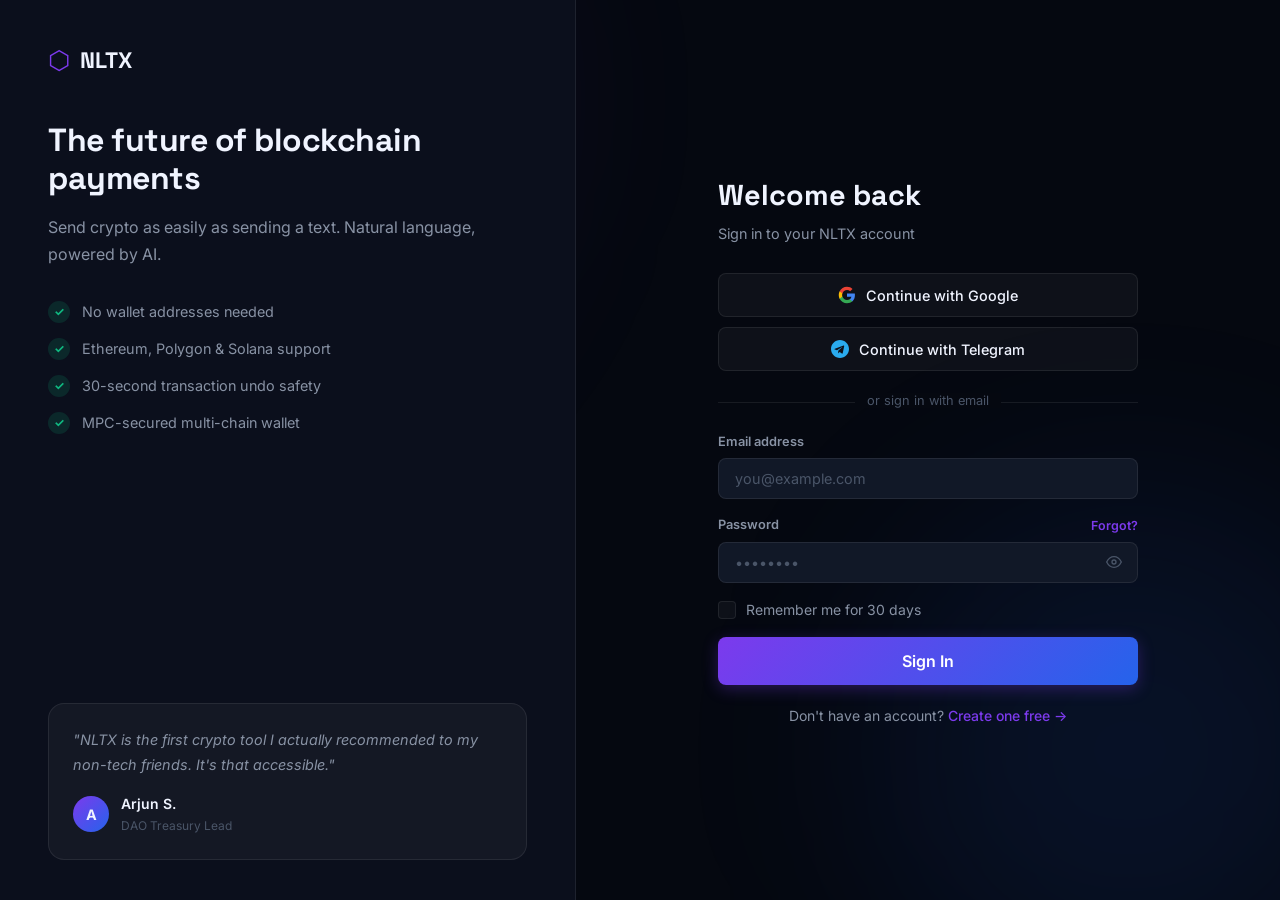
<file: nltx-app/dashboard.html>
<!DOCTYPE html>
<html lang="en">

<head>
    <meta charset="UTF-8" />
    <meta name="viewport" content="width=device-width, initial-scale=1.0" />
    <title>Dashboard – NLTX</title>
    <meta name="description" content="NLTX Dashboard – your blockchain payment control center." />
    <link rel="preconnect" href="https://fonts.googleapis.com">
    <link
        href="https://fonts.googleapis.com/css2?family=Inter:wght@300;400;500;600;700;800&family=Space+Grotesk:wght@400;500;600;700&display=swap"
        rel="stylesheet">
    <link rel="stylesheet" href="src/global.css" />
    <link rel="stylesheet" href="src/dashboard.css" />
</head>

<body>
    <div class="app-layout">

        <!-- SIDEBAR -->
        <aside class="sidebar" id="sidebar">
            <div class="sidebar-logo">
                <span class="logo-hex">⬡</span>
                <span>NLTX</span>
            </div>

            <nav class="sidebar-nav">
                <span class="sidebar-section-label">Main</span>
                <a href="dashboard.html" class="sidebar-item active" id="nav-dashboard">
                    <svg viewBox="0 0 24 24" fill="none" stroke="currentColor" stroke-width="2">
                        <rect x="3" y="3" width="7" height="7" />
                        <rect x="14" y="3" width="7" height="7" />
                        <rect x="3" y="14" width="7" height="7" />
                        <rect x="14" y="14" width="7" height="7" />
                    </svg>
                    Dashboard
                </a>
                <a href="chat.html" class="sidebar-item" id="nav-chat">
                    <svg viewBox="0 0 24 24" fill="none" stroke="currentColor" stroke-width="2">
                        <path d="M21 15a2 2 0 0 1-2 2H7l-4 4V5a2 2 0 0 1 2-2h14a2 2 0 0 1 2 2z" />
                    </svg>
                    NLP Chat
                    <span class="sidebar-badge">AI</span>
                </a>
                <a href="transactions.html" class="sidebar-item" id="nav-tx">
                    <svg viewBox="0 0 24 24" fill="none" stroke="currentColor" stroke-width="2">
                        <path d="M12 2L2 7l10 5 10-5-10-5zM2 17l10 5 10-5M2 12l10 5 10-5" />
                    </svg>
                    Transactions
                </a>
                <a href="wallet.html" class="sidebar-item" id="nav-wallet">
                    <svg viewBox="0 0 24 24" fill="none" stroke="currentColor" stroke-width="2">
                        <rect x="1" y="4" width="22" height="16" rx="2" />
                        <path d="M1 10h22" />
                    </svg>
                    Wallet
                </a>
                <a href="analytics.html" class="sidebar-item" id="nav-analytics">
                    <svg viewBox="0 0 24 24" fill="none" stroke="currentColor" stroke-width="2">
                        <polyline points="22 12 18 12 15 21 9 3 6 12 2 12" />
                    </svg>
                    Analytics
                </a>

                <span class="sidebar-section-label">Platforms</span>
                <div class="sidebar-item" id="telegramConnect">
                    <svg viewBox="0 0 24 24" fill="currentColor" style="color:#2AABEE">
                        <path
                            d="M12 0C5.373 0 0 5.373 0 12s5.373 12 12 12 12-5.373 12-12S18.627 0 12 0zm5.562 8.248l-1.97 9.289c-.145.658-.537.818-1.084.508l-3-2.21-1.447 1.394c-.16.16-.295.295-.605.295l.213-3.053 5.56-5.023c.242-.213-.054-.333-.373-.12l-6.871 4.326-2.962-.924c-.643-.204-.657-.643.136-.953l11.57-4.461c.537-.194 1.006.131.833.932z" />
                    </svg>
                    Telegram
                    <span class="sidebar-badge" style="background:rgba(42,171,238,0.2);color:#2AABEE">Primary</span>
                </div>
                <div class="sidebar-item" id="discordConnect">
                    <svg viewBox="0 0 24 24" fill="currentColor" style="color:#5865F2">
                        <path
                            d="M20.317 4.492c-1.53-.69-3.17-1.2-4.885-1.49a.075.075 0 0 0-.079.036c-.21.369-.444.85-.608 1.23a18.566 18.566 0 0 0-5.487 0 12.36 12.36 0 0 0-.617-1.23A.077.077 0 0 0 8.562 3c-1.714.29-3.354.8-4.885 1.491a.07.07 0 0 0-.032.027C.533 9.093-.32 13.555.099 17.961a.08.08 0 0 0 .031.055 20.03 20.03 0 0 0 5.993 2.98.078.078 0 0 0 .084-.026 13.83 13.83 0 0 0 1.226-1.963.074.074 0 0 0-.041-.104 13.175 13.175 0 0 1-1.872-.878.075.075 0 0 1-.008-.125c.126-.093.252-.19.372-.287a.075.075 0 0 1 .078-.01c3.927 1.764 8.18 1.764 12.061 0a.075.075 0 0 1 .079.009c.12.098.245.195.372.288a.075.075 0 0 1-.006.125c-.598.344-1.22.635-1.873.877a.075.075 0 0 0-.041.105c.36.687.772 1.341 1.225 1.962a.077.077 0 0 0 .084.028 19.963 19.963 0 0 0 6.002-2.981.076.076 0 0 0 .032-.054c.5-5.094-.838-9.52-3.549-13.442a.06.06 0 0 0-.031-.028z" />
                    </svg>
                    Discord
                    <span class="sidebar-badge" style="background:rgba(88,101,242,0.15);color:#a5b4fc">Optional</span>
                </div>
                <div class="sidebar-item" id="whatsappConnect">
                    <svg viewBox="0 0 24 24" fill="currentColor" style="color:#25D366">
                        <path
                            d="M17.472 14.382c-.297-.149-1.758-.867-2.03-.967-.273-.099-.471-.148-.67.15-.197.297-.767.966-.94 1.164-.173.199-.347.223-.644.075-.297-.15-1.255-.463-2.39-1.475-.883-.788-1.48-1.761-1.653-2.059-.173-.297-.018-.458.13-.606.134-.133.298-.347.446-.52.149-.174.198-.298.298-.497.099-.198.05-.371-.025-.52-.075-.149-.669-1.612-.916-2.207-.242-.579-.487-.5-.669-.51-.173-.008-.371-.01-.57-.01-.198 0-.52.074-.792.372-.272.297-1.04 1.016-1.04 2.479 0 1.462 1.065 2.875 1.213 3.074.149.198 2.096 3.2 5.077 4.487.709.306 1.262.489 1.694.625.712.227 1.36.195 1.871.118.571-.085 1.758-.719 2.006-1.413.248-.694.248-1.289.173-1.413-.074-.124-.272-.198-.57-.347m-5.421 7.403h-.004a9.87 9.87 0 0 1-5.031-1.378l-.361-.214-3.741.982.998-3.648-.235-.374a9.86 9.86 0 0 1-1.51-5.26c.001-5.45 4.436-9.884 9.888-9.884 2.64 0 5.122 1.03 6.988 2.898a9.825 9.825 0 0 1 2.893 6.994c-.003 5.45-4.437 9.884-9.885 9.884m8.413-18.297A11.815 11.815 0 0 0 12.05 0C5.495 0 .16 5.335.157 11.892c0 2.096.547 4.142 1.588 5.945L.057 24l6.305-1.654a11.882 11.882 0 0 0 5.683 1.448h.005c6.554 0 11.89-5.335 11.893-11.893a11.821 11.821 0 0 0-3.48-8.413z" />
                    </svg>
                    WhatsApp
                    <span class="sidebar-badge" style="background:rgba(37,211,102,0.12);color:#6ee7b7">Optional</span>
                </div>

                <span class="sidebar-section-label">Settings</span>
                <a href="settings.html" class="sidebar-item">
                    <svg viewBox="0 0 24 24" fill="none" stroke="currentColor" stroke-width="2">
                        <circle cx="12" cy="12" r="3" />
                        <path
                            d="M19.4 15a1.65 1.65 0 00.33 1.82l.06.06a2 2 0 010 2.83 2 2 0 01-2.83 0l-.06-.06a1.65 1.65 0 00-1.82-.33 1.65 1.65 0 00-1 1.51V21a2 2 0 01-4 0v-.09A1.65 1.65 0 009 19.4a1.65 1.65 0 00-1.82.33l-.06.06a2 2 0 01-2.83-2.83l.06-.06A1.65 1.65 0 004.68 15a1.65 1.65 0 00-1.51-1H3a2 2 0 010-4h.09A1.65 1.65 0 004.6 9a1.65 1.65 0 00-.33-1.82l-.06-.06a2 2 0 012.83-2.83l.06.06A1.65 1.65 0 009 4.68a1.65 1.65 0 001-1.51V3a2 2 0 014 0v.09a1.65 1.65 0 001 1.51 1.65 1.65 0 001.82-.33l.06-.06a2 2 0 012.83 2.83l-.06.06A1.65 1.65 0 0019.4 9a1.65 1.65 0 001.51 1H21a2 2 0 010 4h-.09a1.65 1.65 0 00-1.51 1z" />
                    </svg>
                    Settings
                </a>
            </nav>

            <div class="sidebar-footer">
                <div class="sidebar-user" id="sidebarUser">
                    <div class="user-avatar-sm">R</div>
                    <div>
                        <div class="user-name">Rahul Sharma</div>
                        <div class="user-email">rahul@example.com</div>
                    </div>
                </div>
            </div>
        </aside>

        <!-- MAIN -->
        <main class="main-content">
            <!-- TOPBAR -->
            <header class="topbar">
                <button class="topbar-btn" id="sidebarToggle">
                    <svg width="18" height="18" viewBox="0 0 24 24" fill="none" stroke="currentColor" stroke-width="2">
                        <line x1="3" y1="6" x2="21" y2="6" />
                        <line x1="3" y1="12" x2="21" y2="12" />
                        <line x1="3" y1="18" x2="21" y2="18" />
                    </svg>
                </button>
                <div>
                    <div class="topbar-title">Dashboard</div>
                    <div class="topbar-subtitle">Good day, <span class="greeting-name">User</span> 👋</div>
                </div>
                <div class="topbar-spacer"></div>
                <div class="topbar-network-badge" id="networkBadge">
                    <span class="status-dot online"></span>
                    ⚗️ Sepolia Testnet
                </div>
                <button class="topbar-btn" id="notifBtn">
                    <svg width="18" height="18" viewBox="0 0 24 24" fill="none" stroke="currentColor" stroke-width="2">
                        <path d="M18 8A6 6 0 0 0 6 8c0 7-3 9-3 9h18s-3-2-3-9" />
                        <path d="M13.73 21a2 2 0 0 1-3.46 0" />
                    </svg>
                </button>
                <a href="login.html" class="topbar-btn">
                    <svg width="18" height="18" viewBox="0 0 24 24" fill="none" stroke="currentColor" stroke-width="2">
                        <path d="M9 21H5a2 2 0 01-2-2V5a2 2 0 012-2h4" />
                        <polyline points="16 17 21 12 16 7" />
                        <line x1="21" y1="12" x2="9" y2="12" />
                    </svg>
                </a>
            </header>

            <div class="page-content">

                <!-- QUICK SEND BAR -->
                <div class="quick-send-bar">
                    <div class="quick-send-icon">⚡</div>
                    <input type="text" class="quick-send-input" id="quickSend"
                        placeholder='Try: "Send 10 USDT to Alice" or "Pay Bob 0.01 ETH for coffee"' />
                    <button class="btn-primary quick-send-btn" id="quickSendBtn">
                        <svg width="16" height="16" viewBox="0 0 24 24" fill="none" stroke="currentColor"
                            stroke-width="2">
                            <line x1="22" y1="2" x2="11" y2="13" />
                            <polygon points="22 2 15 22 11 13 2 9 22 2" />
                        </svg>
                        Send
                    </button>
                    <a href="chat.html" class="btn-secondary quick-chat-btn">Full NLP Chat →</a>
                </div>

                <!-- STAT CARDS -->
                <div class="grid grid-4 gap-20" style="margin-bottom:24px">
                    <div class="stat-card">
                        <div class="stat-card-label">Total Portfolio</div>
                        <div class="stat-card-value" id="portfolioValue">$12,847.32</div>
                        <div class="stat-card-change change-pos">
                            <svg width="12" height="12" viewBox="0 0 24 24" fill="none" stroke="currentColor"
                                stroke-width="3">
                                <polyline points="18 15 12 9 6 15" />
                            </svg>
                            +$1,247.50 (10.7%) today
                        </div>
                    </div>
                    <div class="stat-card">
                        <div class="stat-card-label">This Month Sent</div>
                        <div class="stat-card-value">$4,230.00</div>
                        <div class="stat-card-change change-neg">
                            <svg width="12" height="12" viewBox="0 0 24 24" fill="none" stroke="currentColor"
                                stroke-width="3">
                                <polyline points="6 9 12 15 18 9" />
                            </svg>
                            28 transactions
                        </div>
                    </div>
                    <div class="stat-card">
                        <div class="stat-card-label">Gas Saved (MPC)</div>
                        <div class="stat-card-value" style="color:var(--accent-green)">$183.40</div>
                        <div class="stat-card-change" style="color:var(--text-muted)">Auto-optimized routing</div>
                    </div>
                    <div class="stat-card">
                        <div class="stat-card-label">Active Networks</div>
                        <div class="stat-card-value">3</div>
                        <div class="stat-card-change" style="color:var(--text-muted)">ETH · MATIC · SOL</div>
                    </div>
                </div>

                <!-- MAIN GRID -->
                <div class="dashboard-grid">

                    <!-- PORTFOLIO BALANCES -->
                    <div class="card portfolio-card">
                        <div class="card-header">
                            <span class="card-title">Wallet Balances</span>
                            <div class="card-actions">
                                <button class="btn-sm btn-secondary" id="refreshBalances">↻ Refresh</button>
                                <a href="wallet.html" class="btn-sm btn-ghost">View All →</a>
                            </div>
                        </div>
                        <div class="balance-list" id="balanceList">
                            <div class="balance-item">
                                <div class="token-icon eth-icon">Ξ</div>
                                <div class="token-info">
                                    <div class="token-name">Ethereum <span class="token-network">Mainnet</span></div>
                                    <div class="token-amount">2.4831 ETH</div>
                                </div>
                                <div class="token-value">
                                    <div class="token-usd">$6,183.40</div>
                                    <div class="token-change change-pos">+2.4%</div>
                                </div>
                            </div>
                            <div class="balance-item">
                                <div class="token-icon matic-icon">⬡</div>
                                <div class="token-info">
                                    <div class="token-name">Polygon <span class="token-network">Layer 2</span></div>
                                    <div class="token-amount">12,500 MATIC</div>
                                </div>
                                <div class="token-value">
                                    <div class="token-usd">$2,987.50</div>
                                    <div class="token-change change-pos">+1.1%</div>
                                </div>
                            </div>
                            <div class="balance-item">
                                <div class="token-icon sol-icon">◎</div>
                                <div class="token-info">
                                    <div class="token-name">Solana <span class="token-network">Mainnet</span></div>
                                    <div class="token-amount">18.92 SOL</div>
                                </div>
                                <div class="token-value">
                                    <div class="token-usd">$1,909.92</div>
                                    <div class="token-change change-neg">-0.8%</div>
                                </div>
                            </div>
                            <div class="balance-item">
                                <div class="token-icon usdt-icon">₮</div>
                                <div class="token-info">
                                    <div class="token-name">USDT <span class="token-network">ERC-20</span></div>
                                    <div class="token-amount">1,766.50 USDT</div>
                                </div>
                                <div class="token-value">
                                    <div class="token-usd">$1,766.50</div>
                                    <div class="token-change" style="color:var(--text-muted)">Stable</div>
                                </div>
                            </div>
                        </div>

                        <!-- Mini Price Chart -->
                        <div class="mini-chart-section">
                            <div class="mini-chart-label">Portfolio Value (7D)</div>
                            <canvas id="miniChart" width="100%" height="80"></canvas>
                        </div>
                    </div>

                    <!-- QUICK ACTIONS -->
                    <div class="quick-actions-card">
                        <div class="card-header"><span class="card-title">Quick Actions</span></div>
                        <div class="actions-grid">
                            <button class="action-btn" id="sendBtn">
                                <div class="action-icon" style="background:rgba(124,58,237,0.15);color:#a78bfa">
                                    <svg width="20" height="20" viewBox="0 0 24 24" fill="none" stroke="currentColor"
                                        stroke-width="2">
                                        <line x1="22" y1="2" x2="11" y2="13" />
                                        <polygon points="22 2 15 22 11 13 2 9 22 2" />
                                    </svg>
                                </div>
                                <span>Send</span>
                            </button>
                            <button class="action-btn" id="receiveBtn">
                                <div class="action-icon" style="background:rgba(16,185,129,0.15);color:#34d399">
                                    <svg width="20" height="20" viewBox="0 0 24 24" fill="none" stroke="currentColor"
                                        stroke-width="2">
                                        <polyline points="8 17 12 21 16 17" />
                                        <line x1="12" y1="12" x2="12" y2="21" />
                                        <path d="M20.88 18.09A5 5 0 0 0 18 9h-1.26A8 8 0 1 0 3 16.29" />
                                    </svg>
                                </div>
                                <span>Receive</span>
                            </button>
                            <button class="action-btn" id="swapBtn">
                                <div class="action-icon" style="background:rgba(37,99,235,0.15);color:#60a5fa">
                                    <svg width="20" height="20" viewBox="0 0 24 24" fill="none" stroke="currentColor"
                                        stroke-width="2">
                                        <polyline points="16 3 21 3 21 8" />
                                        <line x1="4" y1="20" x2="21" y2="3" />
                                        <polyline points="21 16 21 21 16 21" />
                                        <line x1="15" y1="15" x2="21" y2="21" />
                                    </svg>
                                </div>
                                <span>Swap</span>
                            </button>
                            <button class="action-btn" id="scheduleBtn">
                                <div class="action-icon" style="background:rgba(245,158,11,0.15);color:#fbbf24">
                                    <svg width="20" height="20" viewBox="0 0 24 24" fill="none" stroke="currentColor"
                                        stroke-width="2">
                                        <circle cx="12" cy="12" r="10" />
                                        <polyline points="12 6 12 12 16 14" />
                                    </svg>
                                </div>
                                <span>Schedule</span>
                            </button>
                            <button class="action-btn" id="requestBtn">
                                <div class="action-icon" style="background:rgba(236,72,153,0.15);color:#f472b6">
                                    <svg width="20" height="20" viewBox="0 0 24 24" fill="none" stroke="currentColor"
                                        stroke-width="2">
                                        <path d="M21 15a2 2 0 0 1-2 2H7l-4 4V5a2 2 0 0 1 2-2h14a2 2 0 0 1 2 2z" />
                                    </svg>
                                </div>
                                <span>Request</span>
                            </button>
                            <a href="analytics.html" class="action-btn">
                                <div class="action-icon" style="background:rgba(6,182,212,0.15);color:#22d3ee">
                                    <svg width="20" height="20" viewBox="0 0 24 24" fill="none" stroke="currentColor"
                                        stroke-width="2">
                                        <polyline points="22 12 18 12 15 21 9 3 6 12 2 12" />
                                    </svg>
                                </div>
                                <span>Analytics</span>
                            </a>
                        </div>

                        <!-- SPENDING LIMITS -->
                        <div class="spending-limits">
                            <div class="card-header" style="margin-bottom:12px">
                                <span class="card-title">Daily Spending Limit</span>
                                <a href="settings.html" class="btn-sm btn-ghost" style="font-size:0.75rem">Configure</a>
                            </div>
                            <div class="limit-bar-wrap">
                                <div class="limit-info">
                                    <span>$1,200 used</span>
                                    <span class="limit-total">of $5,000</span>
                                </div>
                                <div class="limit-bar">
                                    <div class="limit-fill" style="width:24%"></div>
                                </div>
                                <div class="limit-pct">24% used today</div>
                            </div>
                        </div>
                    </div>

                    <!-- RECENT TRANSACTIONS -->
                    <div class="card recent-tx-card">
                        <div class="card-header">
                            <span class="card-title">Recent Transactions</span>
                            <a href="transactions.html" class="btn-sm btn-ghost">View All →</a>
                        </div>
                        <div class="tx-list" id="txList">
                            <!-- Populated by JS -->
                        </div>
                    </div>

                    <!-- NLP ACTIVITY -->
                    <div class="card nlp-activity-card">
                        <div class="card-header">
                            <span class="card-title">NLP Activity</span>
                            <a href="chat.html" class="btn-sm btn-primary btn-sm">Open Chat</a>
                        </div>
                        <div class="nlp-stats">
                            <div class="nlp-stat">
                                <div class="nlp-stat-value">127</div>
                                <div class="nlp-stat-label">Commands This Month</div>
                            </div>
                            <div class="nlp-stat">
                                <div class="nlp-stat-value" style="color:var(--accent-green)">97.6%</div>
                                <div class="nlp-stat-label">Parse Accuracy</div>
                            </div>
                            <div class="nlp-stat">
                                <div class="nlp-stat-value">1.2s</div>
                                <div class="nlp-stat-label">Avg Response Time</div>
                            </div>
                        </div>
                        <div class="recent-commands">
                            <div class="cmd-item">
                                <div class="cmd-text">"Send 50 USDT to Alice for groceries"</div>
                                <div class="cmd-result success">✓ Executed</div>
                            </div>
                            <div class="cmd-item">
                                <div class="cmd-text">"What's my ETH balance?"</div>
                                <div class="cmd-result info">ℹ Balance: 2.48 ETH</div>
                            </div>
                            <div class="cmd-item">
                                <div class="cmd-text">"Schedule monthly 200 USDT to savings"</div>
                                <div class="cmd-result success">✓ Scheduled</div>
                            </div>
                            <div class="cmd-item">
                                <div class="cmd-text">"Swap 100 USDT to MATIC"</div>
                                <div class="cmd-result warning">⏳ Processing</div>
                            </div>
                        </div>
                        <a href="chat.html" class="full-chat-cta">
                            💬 Try NLP Chat — powered by GPT-4 →
                        </a>
                    </div>
                </div>
            </div>
        </main>
    </div>

    <!-- SEND MODAL -->
    <div class="modal-overlay hidden" id="sendModal">
        <div class="modal">
            <div class="modal-header">
                <h3>Send Crypto</h3>
                <button class="modal-close" id="closeSendModal">✕</button>
            </div>
            <div class="modal-body">
                <div class="nlp-send-bar">
                    <span class="nlp-icon">✨</span>
                    <input type="text" class="input-field nlp-parse-input" id="nlpParseInput"
                        placeholder='Type naturally: "Send 10 USDT to Bob for lunch"' />
                    <button class="btn-primary btn-sm" id="nlpParseBtn">Parse</button>
                </div>
                <div class="modal-divider"><span>or fill manually</span></div>
                <div class="send-form">
                    <div class="input-group">
                        <label class="input-label">Recipient</label>
                        <input type="text" class="input-field" id="sendTo"
                            placeholder="@username, ENS name, or wallet address" />
                    </div>
                    <div class="send-amount-row">
                        <div class="input-group" style="flex:1">
                            <label class="input-label">Amount</label>
                            <input type="number" class="input-field" id="sendAmount" placeholder="0.00" />
                        </div>
                        <div class="input-group" style="flex:0 0 120px">
                            <label class="input-label">Token</label>
                            <select class="input-field select-field" id="sendToken">
                                <option>ETH</option>
                                <option>USDT</option>
                                <option>USDC</option>
                                <option>MATIC</option>
                                <option>SOL</option>
                                <option>BTC</option>
                            </select>
                        </div>
                    </div>
                    <div class="input-group">
                        <label class="input-label">Memo (optional)</label>
                        <input type="text" class="input-field" id="sendMemo"
                            placeholder="e.g. Rent payment for March" />
                    </div>
                    <div class="input-group">
                        <label class="input-label">Network</label>
                        <select class="input-field select-field" id="sendNetwork">
                            <option>Ethereum (Auto-optimized)</option>
                            <option>Polygon (Low fees)</option>
                            <option>Solana (Fastest)</option>
                        </select>
                    </div>

                    <div class="tx-preview" id="txPreview">
                        <div class="preview-row"><span>Estimated Gas</span><span class="preview-val">~$0.42</span></div>
                        <div class="preview-row"><span>Total</span><span class="preview-val preview-total">—</span>
                        </div>
                        <div class="preview-row"><span>30s Undo Window</span><span class="preview-val"
                                style="color:var(--accent-green)">✓ Enabled</span></div>
                    </div>

                    <div id="otpSection" class="hidden"
                        style="margin-top:20px; padding:15px; background:rgba(124,58,237,0.1); border-radius:10px; border:1px solid var(--accent-purple)">
                        <label
                            style="display:block; font-size:0.8rem; margin-bottom:8px; font-weight:600; color:#a78bfa">🔒
                            Two-Factor Authentication Required</label>
                        <input type="text" id="otpInput" placeholder="Enter 6-digit code (Use 123456)" maxlength="6"
                            style="width:100%; padding:10px; background:var(--bg-tertiary); border:1px solid var(--border); border-radius:8px; color:#fff; text-align:center; font-size:1.2rem; letter-spacing:4px; font-family:monospace">
                    </div>

                    <button class="btn-primary btn-full" id="confirmSendBtn">
                        Review & Confirm →
                    </button>
                </div>
            </div>
        </div>
    </div>

    <!-- RECEIVE MODAL -->
    <div class="modal-overlay hidden" id="receiveModal">
        <div class="modal">
            <div class="modal-header">
                <h3>Receive Crypto</h3>
                <button class="modal-close" id="closeReceiveModal">✕</button>
            </div>
            <div class="modal-body" style="text-align:center">
                <p style="color:var(--text-secondary);margin-bottom:20px">Share your Sepolia testnet address below to receive test ETH</p>
                <div class="receive-username">
                    <span class="receive-label">NLTX Username</span>
                    <div class="receive-value user-name">@user</div>
                    <p style="font-size:0.8rem;color:var(--text-muted)">Anyone can type "Send X to @yourname" in NLTX</p>
                </div>
                <div class="wallet-address-display" id="receiveAddress" style="word-break:break-all;font-size:0.75rem;padding:12px;background:var(--bg-tertiary);border-radius:8px;margin:16px 0">Loading...</div>
                <button class="btn-secondary btn-full" id="copyAddressBtn">📋 Copy Address</button>
                <div style="margin-top:16px;display:flex;gap:12px;justify-content:center">
                    <a id="receiveExplorerLink" href="#" target="_blank" style="display:none;font-size:0.8rem;color:var(--accent-purple)">🔍 View on Explorer</a>
                    <a id="receiveFaucetLink" href="https://sepoliafaucet.com" target="_blank" style="font-size:0.8rem;color:#34d399">💧 Get Free Sepolia ETH</a>
                </div>
            </div>
        </div>
    </div>

    <!-- UNDO TOAST -->
    <div class="undo-toast hidden" id="undoToast">
        <div class="undo-info">
            <span class="undo-icon">⏱</span>
            <div>
                <div class="undo-title">Transaction Sent</div>
                <div class="undo-sub">You can undo within <span id="undoCountdown">30</span>s</div>
            </div>
        </div>
        <button class="btn-danger btn-sm" id="undoBtn">Undo</button>
        <div class="undo-progress" id="undoBar"></div>
    </div>

    <script src="src/api.js"></script>
    <script src="src/dashboard.js"></script>
</body>

</html>
</file>
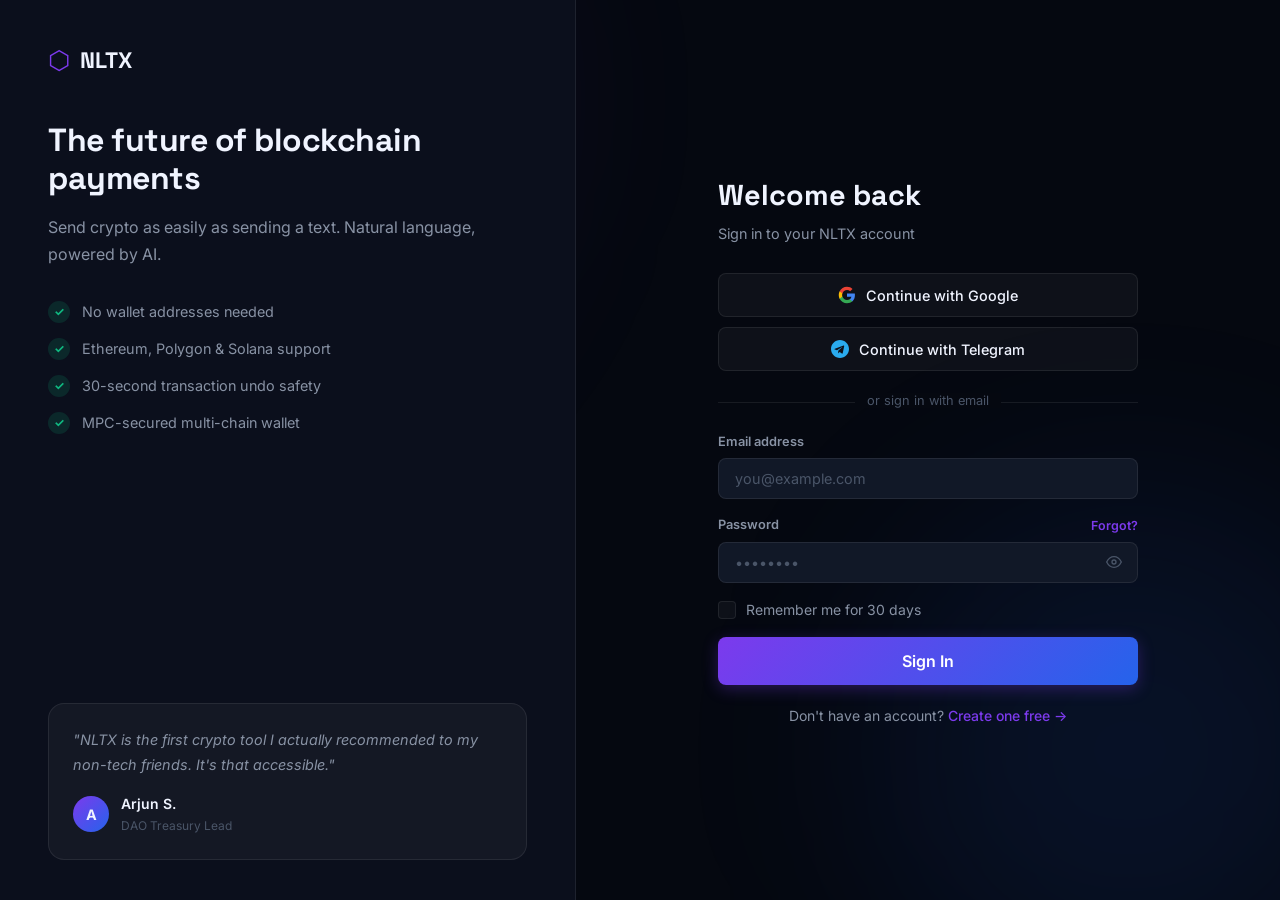
<file: nltx-app/login.html>
<!DOCTYPE html>
<html lang="en">

<head>
    <meta charset="UTF-8" />
    <meta name="viewport" content="width=device-width, initial-scale=1.0" />
    <title>Sign In – NLTX</title>
    <meta name="description" content="Sign in to your NLTX account to send crypto with natural language." />
    <link rel="preconnect" href="https://fonts.googleapis.com">
    <link
        href="https://fonts.googleapis.com/css2?family=Inter:wght@300;400;500;600;700;800&family=Space+Grotesk:wght@400;500;600;700&display=swap"
        rel="stylesheet">
    <link rel="stylesheet" href="src/global.css" />
    <link rel="stylesheet" href="src/auth.css" />
</head>

<body class="auth-body">
    <div class="auth-bg">
        <div class="auth-orb orb1"></div>
        <div class="auth-orb orb2"></div>
    </div>

    <div class="auth-wrapper">
        <!-- Left Panel -->
        <div class="auth-side">
            <a href="index.html" class="auth-logo">
                <span class="logo-hex">⬡</span>
                <span>NLTX</span>
            </a>
            <div class="auth-side-content">
                <h1>The future of blockchain payments</h1>
                <p>Send crypto as easily as sending a text. Natural language, powered by AI.</p>
                <div class="auth-features">
                    <div class="auth-feature">
                        <span class="feature-check">✓</span>
                        <span>No wallet addresses needed</span>
                    </div>
                    <div class="auth-feature">
                        <span class="feature-check">✓</span>
                        <span>Ethereum, Polygon & Solana support</span>
                    </div>
                    <div class="auth-feature">
                        <span class="feature-check">✓</span>
                        <span>30-second transaction undo safety</span>
                    </div>
                    <div class="auth-feature">
                        <span class="feature-check">✓</span>
                        <span>MPC-secured multi-chain wallet</span>
                    </div>
                </div>
            </div>
            <div class="auth-testimonial">
                <p>"NLTX is the first crypto tool I actually recommended to my non-tech friends. It's that accessible."
                </p>
                <div class="testimonial-author">
                    <div class="t-avatar">A</div>
                    <div>
                        <div class="t-name">Arjun S.</div>
                        <div class="t-role">DAO Treasury Lead</div>
                    </div>
                </div>
            </div>
        </div>

        <!-- Right Panel / Form -->
        <div class="auth-form-panel">
            <div class="auth-form-card">
                <h2>Welcome back</h2>
                <p class="auth-tagline">Sign in to your NLTX account</p>

                <div class="oauth-buttons">
                    <button class="oauth-btn" id="googleLogin">
                        <svg width="18" height="18" viewBox="0 0 24 24">
                            <path fill="#4285F4"
                                d="M22.56 12.25c0-.78-.07-1.53-.2-2.25H12v4.26h5.92c-.26 1.37-1.04 2.53-2.21 3.31v2.77h3.57c2.08-1.92 3.28-4.74 3.28-8.09z" />
                            <path fill="#34A853"
                                d="M12 23c2.97 0 5.46-.98 7.28-2.66l-3.57-2.77c-.98.66-2.23 1.06-3.71 1.06-2.86 0-5.29-1.93-6.16-4.53H2.18v2.84C3.99 20.53 7.7 23 12 23z" />
                            <path fill="#FBBC05"
                                d="M5.84 14.09c-.22-.66-.35-1.36-.35-2.09s.13-1.43.35-2.09V7.07H2.18C1.43 8.55 1 10.22 1 12s.43 3.45 1.18 4.93l3.66-2.84z" />
                            <path fill="#EA4335"
                                d="M12 5.38c1.62 0 3.06.56 4.21 1.64l3.15-3.15C17.45 2.09 14.97 1 12 1 7.7 1 3.99 3.47 2.18 7.07l3.66 2.84c.87-2.6 3.3-4.53 6.16-4.53z" />
                        </svg>
                        Continue with Google
                    </button>
                    <button class="oauth-btn" id="telegramLogin">
                        <svg width="18" height="18" viewBox="0 0 24 24" fill="#2AABEE">
                            <path
                                d="M12 0C5.373 0 0 5.373 0 12s5.373 12 12 12 12-5.373 12-12S18.627 0 12 0zm5.562 8.248l-1.97 9.289c-.145.658-.537.818-1.084.508l-3-2.21-1.447 1.394c-.16.16-.295.295-.605.295l.213-3.053 5.56-5.023c.242-.213-.054-.333-.373-.12l-6.871 4.326-2.962-.924c-.643-.204-.657-.643.136-.953l11.57-4.461c.537-.194 1.006.131.833.932z" />
                        </svg>
                        Continue with Telegram
                    </button>
                </div>

                <div class="auth-divider"><span>or sign in with email</span></div>

                <form id="loginForm" class="auth-form" novalidate>
                    <div class="input-group">
                        <label class="input-label" for="email">Email address</label>
                        <input type="email" id="email" class="input-field" placeholder="you@example.com" required
                            autocomplete="email" />
                    </div>
                    <div class="input-group">
                        <label class="input-label" for="password">
                            Password
                            <a href="#" class="forgot-link">Forgot?</a>
                        </label>
                        <div class="input-with-icon">
                            <input type="password" id="password" class="input-field" placeholder="••••••••" required
                                autocomplete="current-password" />
                            <button type="button" class="input-icon-btn" id="togglePass" aria-label="Toggle password">
                                <svg width="16" height="16" viewBox="0 0 24 24" fill="none" stroke="currentColor"
                                    stroke-width="2">
                                    <path d="M1 12s4-8 11-8 11 8 11 8-4 8-11 8-11-8-11-8z" />
                                    <circle cx="12" cy="12" r="3" />
                                </svg>
                            </button>
                        </div>
                    </div>

                    <div class="remember-row">
                        <label class="checkbox-label">
                            <input type="checkbox" id="remember" />
                            <span class="checkmark"></span>
                            Remember me for 30 days
                        </label>
                    </div>

                    <button type="submit" class="btn-primary btn-full btn-lg" id="loginBtn">
                        <span id="loginBtnText">Sign In</span>
                        <div class="btn-spinner hidden" id="loginSpinner"></div>
                    </button>

                    <div id="loginError" class="form-error hidden"></div>
                </form>

                <p class="auth-switch">
                    Don't have an account? <a href="register.html">Create one free →</a>
                </p>

                <!-- 2FA Panel (hidden by default) -->
                <div id="twoFaPanel" class="hidden twofa-panel">
                    <div class="twofa-icon">🔐</div>
                    <h3>Two-Factor Authentication</h3>
                    <p>Enter the 6-digit code from your authenticator app</p>
                    <div class="otp-inputs">
                        <input type="text" class="otp-input" maxlength="1" id="otp1" />
                        <input type="text" class="otp-input" maxlength="1" id="otp2" />
                        <input type="text" class="otp-input" maxlength="1" id="otp3" />
                        <input type="text" class="otp-input" maxlength="1" id="otp4" />
                        <input type="text" class="otp-input" maxlength="1" id="otp5" />
                        <input type="text" class="otp-input" maxlength="1" id="otp6" />
                    </div>
                    <button class="btn-primary btn-full" id="verifyOtp">Verify Code</button>
                </div>
            </div>
        </div>
    </div>

    <script src="src/api.js"></script>
    <script src="src/auth.js"></script>
</body>

</html>
</file>
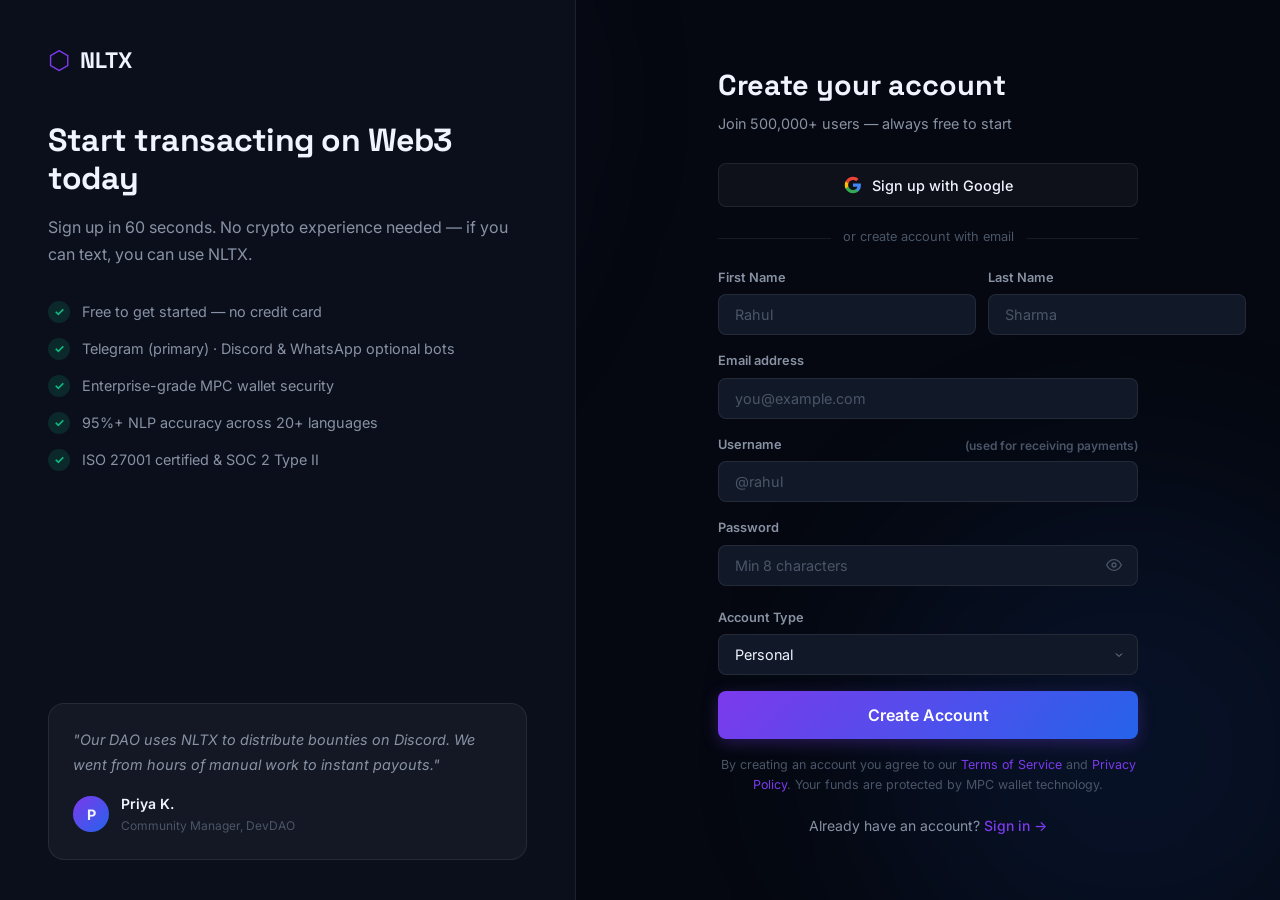
<file: nltx-app/register.html>
<!DOCTYPE html>
<html lang="en">

<head>
    <meta charset="UTF-8" />
    <meta name="viewport" content="width=device-width, initial-scale=1.0" />
    <title>Create Account – NLTX</title>
    <meta name="description" content="Create your NLTX account and start sending crypto with natural language today." />
    <link rel="preconnect" href="https://fonts.googleapis.com">
    <link
        href="https://fonts.googleapis.com/css2?family=Inter:wght@300;400;500;600;700;800&family=Space+Grotesk:wght@400;500;600;700&display=swap"
        rel="stylesheet">
    <link rel="stylesheet" href="src/global.css" />
    <link rel="stylesheet" href="src/auth.css" />
</head>

<body class="auth-body">
    <div class="auth-bg">
        <div class="auth-orb orb1"></div>
        <div class="auth-orb orb2"></div>
    </div>

    <div class="auth-wrapper">
        <div class="auth-side">
            <a href="index.html" class="auth-logo">
                <span class="logo-hex">⬡</span>
                <span>NLTX</span>
            </a>
            <div class="auth-side-content">
                <h1>Start transacting on Web3 today</h1>
                <p>Sign up in 60 seconds. No crypto experience needed — if you can text, you can use NLTX.</p>
                <div class="auth-features">
                    <div class="auth-feature"><span class="feature-check">✓</span><span>Free to get started — no credit
                            card</span></div>
                    <div class="auth-feature"><span class="feature-check">✓</span><span>Telegram (primary) · Discord &
                        WhatsApp optional
                            bots</span></div>
                    <div class="auth-feature"><span class="feature-check">✓</span><span>Enterprise-grade MPC wallet
                            security</span></div>
                    <div class="auth-feature"><span class="feature-check">✓</span><span>95%+ NLP accuracy across 20+
                            languages</span></div>
                    <div class="auth-feature"><span class="feature-check">✓</span><span>ISO 27001 certified & SOC 2 Type
                            II</span></div>
                </div>
            </div>
            <div class="auth-testimonial">
                <p>"Our DAO uses NLTX to distribute bounties on Discord. We went from hours of manual work to instant
                    payouts."</p>
                <div class="testimonial-author">
                    <div class="t-avatar">P</div>
                    <div>
                        <div class="t-name">Priya K.</div>
                        <div class="t-role">Community Manager, DevDAO</div>
                    </div>
                </div>
            </div>
        </div>

        <div class="auth-form-panel">
            <div class="auth-form-card">
                <h2>Create your account</h2>
                <p class="auth-tagline">Join 500,000+ users — always free to start</p>

                <div class="oauth-buttons">
                    <button class="oauth-btn">
                        <svg width="18" height="18" viewBox="0 0 24 24">
                            <path fill="#4285F4"
                                d="M22.56 12.25c0-.78-.07-1.53-.2-2.25H12v4.26h5.92c-.26 1.37-1.04 2.53-2.21 3.31v2.77h3.57c2.08-1.92 3.28-4.74 3.28-8.09z" />
                            <path fill="#34A853"
                                d="M12 23c2.97 0 5.46-.98 7.28-2.66l-3.57-2.77c-.98.66-2.23 1.06-3.71 1.06-2.86 0-5.29-1.93-6.16-4.53H2.18v2.84C3.99 20.53 7.7 23 12 23z" />
                            <path fill="#FBBC05"
                                d="M5.84 14.09c-.22-.66-.35-1.36-.35-2.09s.13-1.43.35-2.09V7.07H2.18C1.43 8.55 1 10.22 1 12s.43 3.45 1.18 4.93l3.66-2.84z" />
                            <path fill="#EA4335"
                                d="M12 5.38c1.62 0 3.06.56 4.21 1.64l3.15-3.15C17.45 2.09 14.97 1 12 1 7.7 1 3.99 3.47 2.18 7.07l3.66 2.84c.87-2.6 3.3-4.53 6.16-4.53z" />
                        </svg>
                        Sign up with Google
                    </button>
                </div>

                <div class="auth-divider"><span>or create account with email</span></div>

                <form id="registerForm" class="auth-form" novalidate>
                    <div class="name-row">
                        <div class="input-group">
                            <label class="input-label" for="firstName">First Name</label>
                            <input type="text" id="firstName" class="input-field" placeholder="Rahul" required />
                        </div>
                        <div class="input-group">
                            <label class="input-label" for="lastName">Last Name</label>
                            <input type="text" id="lastName" class="input-field" placeholder="Sharma" required />
                        </div>
                    </div>

                    <div class="input-group">
                        <label class="input-label" for="regEmail">Email address</label>
                        <input type="email" id="regEmail" class="input-field" placeholder="you@example.com" required />
                    </div>

                    <div class="input-group">
                        <label class="input-label" for="username">Username <span
                                style="color:var(--text-muted);font-size:0.75rem">(used for receiving
                                payments)</span></label>
                        <input type="text" id="username" class="input-field" placeholder="@rahul" required />
                    </div>

                    <div class="input-group">
                        <label class="input-label" for="regPassword">Password</label>
                        <div class="input-with-icon">
                            <input type="password" id="regPassword" class="input-field" placeholder="Min 8 characters"
                                required />
                            <button type="button" class="input-icon-btn" id="toggleRegPass">
                                <svg width="16" height="16" viewBox="0 0 24 24" fill="none" stroke="currentColor"
                                    stroke-width="2">
                                    <path d="M1 12s4-8 11-8 11 8 11 8-4 8-11 8-11-8-11-8z" />
                                    <circle cx="12" cy="12" r="3" />
                                </svg>
                            </button>
                        </div>
                        <div class="password-strength" id="passwordStrength">
                            <div class="strength-bar">
                                <div class="strength-fill" id="strengthFill"></div>
                            </div>
                            <span id="strengthText" class="strength-text"></span>
                        </div>
                    </div>

                    <div class="input-group">
                        <label class="input-label" for="accountType">Account Type</label>
                        <select id="accountType" class="input-field select-field">
                            <option value="personal">Personal</option>
                            <option value="enterprise">Enterprise / Organization</option>
                            <option value="dao">DAO / Community</option>
                        </select>
                    </div>

                    <button type="submit" class="btn-primary btn-full btn-lg" id="registerBtn">
                        <span id="registerBtnText">Create Account</span>
                        <div class="btn-spinner hidden" id="regSpinner"></div>
                    </button>

                    <div id="regError" class="form-error hidden"></div>

                    <p class="auth-terms">
                        By creating an account you agree to our
                        <a href="#">Terms of Service</a> and <a href="#">Privacy Policy</a>.
                        Your funds are protected by MPC wallet technology.
                    </p>
                </form>

                <p class="auth-switch">Already have an account? <a href="login.html">Sign in →</a></p>
            </div>
        </div>
    </div>

    <script src="src/api.js"></script>
    <script src="src/auth.js"></script>
</body>

</html>
</file>
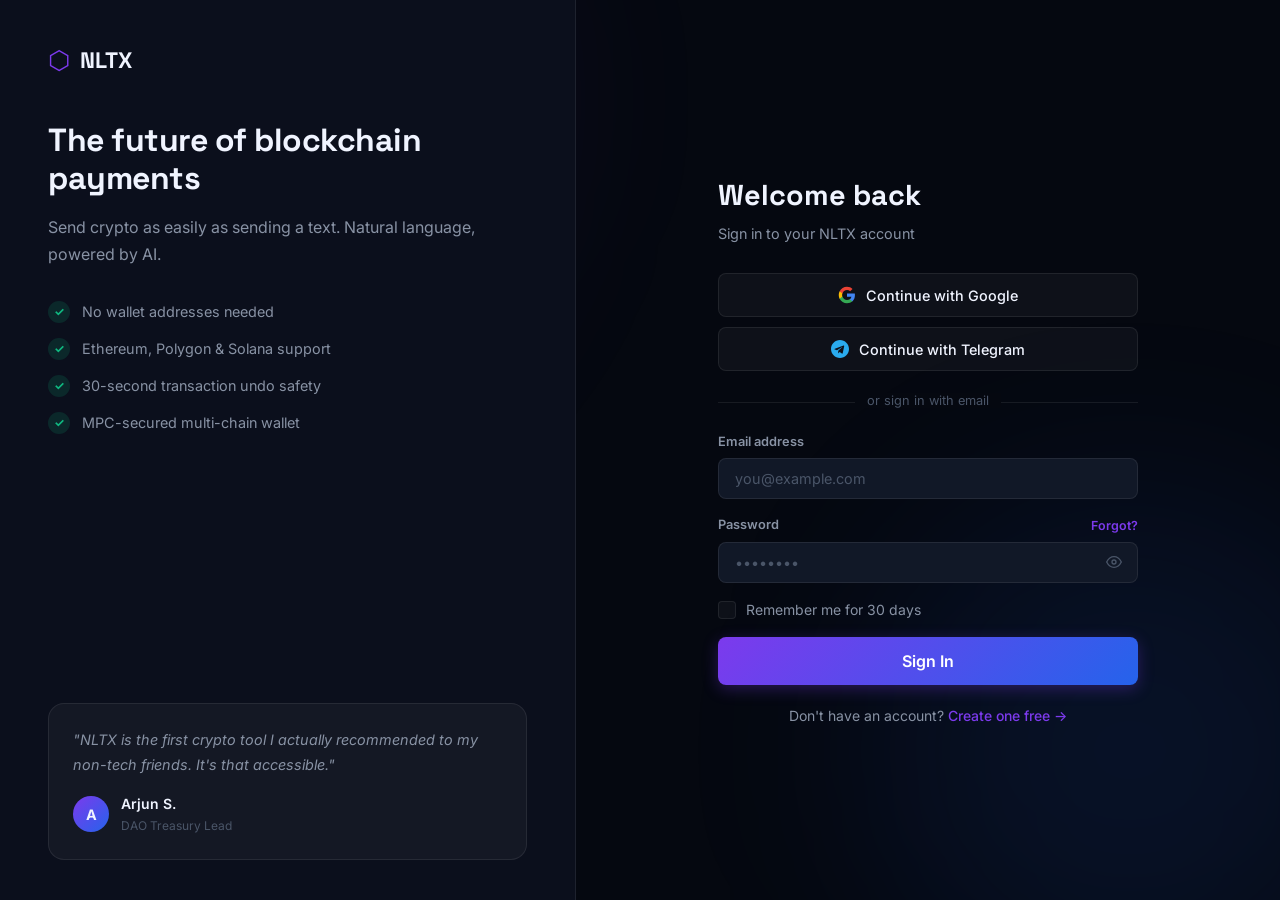
<file: nltx-app/settings.html>
<!DOCTYPE html>
<html lang="en">

<head>
    <meta charset="UTF-8" />
    <meta name="viewport" content="width=device-width, initial-scale=1.0" />
    <title>Settings – NLTX</title>
    <link rel="preconnect" href="https://fonts.googleapis.com">
    <link
        href="https://fonts.googleapis.com/css2?family=Inter:wght@300;400;500;600;700;800&family=Space+Grotesk:wght@400;500;600;700&display=swap"
        rel="stylesheet">
    <link rel="stylesheet" href="src/global.css" />
    <style>
        .settings-layout {
            display: grid;
            grid-template-columns: 220px 1fr;
            gap: 24px;
        }

        .settings-nav {
            display: flex;
            flex-direction: column;
            gap: 4px;
        }

        .settings-nav-item {
            padding: 10px 14px;
            border-radius: var(--radius-sm);
            font-size: 0.875rem;
            font-weight: 500;
            color: var(--text-secondary);
            cursor: pointer;
            transition: var(--transition);
            display: flex;
            align-items: center;
            gap: 10px;
        }

        .settings-nav-item:hover {
            background: var(--bg-card);
            color: var(--text-primary);
        }

        .settings-nav-item.active {
            background: rgba(124, 58, 237, 0.12);
            color: #a78bfa;
        }

        .settings-panel {
            display: none;
        }

        .settings-panel.active {
            display: block;
        }

        .settings-section {
            background: var(--bg-card);
            border: 1px solid var(--border);
            border-radius: var(--radius-lg);
            padding: 24px;
            margin-bottom: 20px;
        }

        .settings-section-title {
            font-size: 1rem;
            font-weight: 700;
            margin-bottom: 4px;
        }

        .settings-section-sub {
            font-size: 0.8rem;
            color: var(--text-secondary);
            margin-bottom: 20px;
        }

        .settings-form {
            display: flex;
            flex-direction: column;
            gap: 16px;
        }

        .settings-row {
            display: flex;
            align-items: center;
            justify-content: space-between;
            gap: 20px;
            padding: 12px 0;
            border-bottom: 1px solid rgba(255, 255, 255, 0.05);
        }

        .settings-row:last-child {
            border-bottom: none;
            padding-bottom: 0;
        }

        .settings-row-label h4 {
            font-size: 0.875rem;
            font-weight: 600;
        }

        .settings-row-label p {
            font-size: 0.78rem;
            color: var(--text-muted);
            margin-top: 2px;
        }

        .toggle {
            width: 44px;
            height: 24px;
            border-radius: 12px;
            background: var(--bg-tertiary);
            border: 1.5px solid var(--border);
            cursor: pointer;
            position: relative;
            transition: var(--transition);
            flex-shrink: 0;
        }

        .toggle::after {
            content: '';
            position: absolute;
            width: 16px;
            height: 16px;
            border-radius: 50%;
            background: #fff;
            top: 2px;
            left: 2px;
            transition: var(--transition);
        }

        .toggle.on {
            background: var(--accent-purple);
            border-color: var(--accent-purple);
        }

        .toggle.on::after {
            left: 22px;
        }

        .limit-input-row {
            display: grid;
            grid-template-columns: 1fr 1fr 1fr;
            gap: 12px;
        }

        .platform-item {
            display: flex;
            align-items: center;
            gap: 14px;
            padding: 14px 0;
            border-bottom: 1px solid rgba(255, 255, 255, 0.05);
        }

        .platform-item:last-child {
            border-bottom: none;
        }

        .platform-logo {
            width: 40px;
            height: 40px;
            border-radius: 10px;
            display: flex;
            align-items: center;
            justify-content: center;
        }

        .platform-info {
            flex: 1;
        }

        .platform-info h4 {
            font-size: 0.875rem;
            font-weight: 600;
        }

        .platform-info p {
            font-size: 0.75rem;
            color: var(--text-muted);
        }
    </style>
</head>

<body>
    <div class="app-layout">
        <aside class="sidebar" id="sidebar">
            <div class="sidebar-logo"><span class="logo-hex">⬡</span><span>NLTX</span></div>
            <nav class="sidebar-nav">
                <span class="sidebar-section-label">Main</span>
                <a href="dashboard.html" class="sidebar-item"><svg viewBox="0 0 24 24" fill="none" stroke="currentColor"
                        stroke-width="2">
                        <rect x="3" y="3" width="7" height="7" />
                        <rect x="14" y="3" width="7" height="7" />
                        <rect x="3" y="14" width="7" height="7" />
                        <rect x="14" y="14" width="7" height="7" />
                    </svg>Dashboard</a>
                <a href="chat.html" class="sidebar-item"><svg viewBox="0 0 24 24" fill="none" stroke="currentColor"
                        stroke-width="2">
                        <path d="M21 15a2 2 0 0 1-2 2H7l-4 4V5a2 2 0 0 1 2-2h14a2 2 0 0 1 2 2z" />
                    </svg>NLP Chat<span class="sidebar-badge">AI</span></a>
                <a href="transactions.html" class="sidebar-item"><svg viewBox="0 0 24 24" fill="none"
                        stroke="currentColor" stroke-width="2">
                        <path d="M12 2L2 7l10 5 10-5-10-5zM2 17l10 5 10-5M2 12l10 5 10-5" />
                    </svg>Transactions</a>
                <a href="wallet.html" class="sidebar-item"><svg viewBox="0 0 24 24" fill="none" stroke="currentColor"
                        stroke-width="2">
                        <rect x="1" y="4" width="22" height="16" rx="2" />
                        <path d="M1 10h22" />
                    </svg>Wallet</a>
                <a href="analytics.html" class="sidebar-item"><svg viewBox="0 0 24 24" fill="none" stroke="currentColor"
                        stroke-width="2">
                        <polyline points="22 12 18 12 15 21 9 3 6 12 2 12" />
                    </svg>Analytics</a>
                <span class="sidebar-section-label">Settings</span>
                <a href="settings.html" class="sidebar-item active"><svg viewBox="0 0 24 24" fill="none"
                        stroke="currentColor" stroke-width="2">
                        <circle cx="12" cy="12" r="3" />
                        <path
                            d="M19.4 15a1.65 1.65 0 00.33 1.82l.06.06a2 2 0 010 2.83 2 2 0 01-2.83 0l-.06-.06a1.65 1.65 0 00-1.82-.33 1.65 1.65 0 00-1 1.51V21a2 2 0 01-4 0v-.09A1.65 1.65 0 009 19.4a1.65 1.65 0 00-1.82.33l-.06.06a2 2 0 01-2.83-2.83l.06-.06A1.65 1.65 0 004.68 15a1.65 1.65 0 00-1.51-1H3a2 2 0 010-4h.09A1.65 1.65 0 004.6 9a1.65 1.65 0 00-.33-1.82l-.06-.06a2 2 0 012.83-2.83l.06.06A1.65 1.65 0 009 4.68a1.65 1.65 0 001-1.51V3a2 2 0 014 0v.09a1.65 1.65 0 001 1.51 1.65 1.65 0 001.82-.33l.06-.06a2 2 0 012.83 2.83l-.06.06A1.65 1.65 0 0019.4 9a1.65 1.65 0 001.51 1H21a2 2 0 010 4h-.09a1.65 1.65 0 00-1.51 1z" />
                    </svg>Settings</a>
            </nav>
            <div class="sidebar-footer">
                <div class="sidebar-user">
                    <div class="user-avatar-sm">R</div>
                    <div>
                        <div class="user-name">Rahul Sharma</div>
                        <div class="user-email">rahul@example.com</div>
                    </div>
                </div>
            </div>
        </aside>
        <main class="main-content">
            <header class="topbar">
                <button class="topbar-btn" id="sidebarToggle"><svg width="18" height="18" viewBox="0 0 24 24"
                        fill="none" stroke="currentColor" stroke-width="2">
                        <line x1="3" y1="6" x2="21" y2="6" />
                        <line x1="3" y1="12" x2="21" y2="12" />
                        <line x1="3" y1="18" x2="21" y2="18" />
                    </svg></button>
                <div>
                    <div class="topbar-title">Settings</div>
                    <div class="topbar-subtitle">Account, security & preferences</div>
                </div>
                <div class="topbar-spacer"></div>
                <button class="btn btn-primary btn-sm" id="saveSettings">Save Changes</button>
            </header>
            <div class="page-content">
                <div class="settings-layout">
                    <!-- SETTINGS NAV -->
                    <div class="settings-nav">
                        <div class="settings-nav-item active" data-panel="profile">👤 Profile</div>
                        <div class="settings-nav-item" data-panel="security">🔒 Security</div>
                        <div class="settings-nav-item" data-panel="limits">💰 Spending Limits</div>
                        <div class="settings-nav-item" data-panel="platforms">📱 Platforms</div>
                        <div class="settings-nav-item" data-panel="nlp">🤖 NLP Settings</div>
                        <div class="settings-nav-item" data-panel="notifications">🔔 Notifications</div>
                        <div class="settings-nav-item" data-panel="api">🔌 API Access</div>
                    </div>

                    <!-- PANELS -->
                    <div>
                        <!-- PROFILE -->
                        <div class="settings-panel active" id="panel-profile">
                            <div class="settings-section">
                                <div class="settings-section-title">Profile Information</div>
                                <div class="settings-section-sub">Your public NLTX identity used for receiving payments.
                                </div>
                                <div style="display:flex;align-items:center;gap:20px;margin-bottom:24px">
                                    <div
                                        style="width:72px;height:72px;border-radius:50%;background:var(--gradient-primary);display:flex;align-items:center;justify-content:center;font-size:2rem;font-weight:700;color:#fff">
                                        R</div>
                                    <div><button class="btn btn-secondary btn-sm">Change Avatar</button>
                                        <p style="font-size:0.75rem;color:var(--text-muted);margin-top:6px">JPG, PNG up
                                            to 2MB</p>
                                    </div>
                                </div>
                                <div class="settings-form">
                                    <div class="grid grid-2 gap-16">
                                        <div class="input-group"><label class="input-label">First Name</label><input
                                                type="text" class="input-field" value="Rahul" /></div>
                                        <div class="input-group"><label class="input-label">Last Name</label><input
                                                type="text" class="input-field" value="Sharma" /></div>
                                    </div>
                                    <div class="input-group"><label class="input-label">Username <span
                                                style="color:var(--text-muted);font-weight:400">(for receiving
                                                payments)</span></label><input type="text" class="input-field"
                                            value="@rahul" /></div>
                                    <div class="input-group"><label class="input-label">Email Address</label><input
                                            type="email" class="input-field" value="rahul@example.com" /></div>
                                    <div class="input-group"><label class="input-label">ENS Name
                                            (optional)</label><input type="text" class="input-field" value="rahul.eth"
                                            placeholder="yourname.eth" /></div>
                                    <div class="input-group"><label class="input-label">Account Type</label><select
                                            class="input-field select-field">
                                            <option selected>Personal</option>
                                            <option>Enterprise</option>
                                            <option>DAO/Community</option>
                                        </select></div>
                                    <div class="input-group"><label class="input-label">Preferred
                                            Language</label><select class="input-field select-field">
                                            <option selected>English</option>
                                            <option>Hindi</option>
                                            <option>Spanish</option>
                                            <option>Mandarin</option>
                                            <option>Arabic</option>
                                        </select></div>
                                </div>
                            </div>
                        </div>

                        <!-- SECURITY -->
                        <div class="settings-panel" id="panel-security">
                            <div class="settings-section">
                                <div class="settings-section-title">Security Settings</div>
                                <div class="settings-section-sub">Protect your account and transactions with multiple
                                    layers of security.</div>
                                <div class="settings-row">
                                    <div class="settings-row-label">
                                        <h4>Two-Factor Authentication (TOTP)</h4>
                                        <p>Require authenticator code for login and high-value transactions</p>
                                    </div>
                                    <div class="toggle on" id="toggle2fa"></div>
                                </div>
                                <div class="settings-row">
                                    <div class="settings-row-label">
                                        <h4>30-Second Transaction Undo</h4>
                                        <p>Allow cancellation of any transaction within 30 seconds of sending</p>
                                    </div>
                                    <div class="toggle on" id="toggleUndo"></div>
                                </div>
                                <div class="settings-row">
                                    <div class="settings-row-label">
                                        <h4>Real-time Fraud Detection</h4>
                                        <p>ML-powered analysis flags suspicious transaction patterns</p>
                                    </div>
                                    <div class="toggle on" id="toggleFraud"></div>
                                </div>
                                <div class="settings-row">
                                    <div class="settings-row-label">
                                        <h4>New Device Verification</h4>
                                        <p>Require email verification when logging in from new device</p>
                                    </div>
                                    <div class="toggle on" id="toggleDevice"></div>
                                </div>
                                <div class="settings-row">
                                    <div class="settings-row-label">
                                        <h4>MPC Wallet Mode</h4>
                                        <p>Distributed key management — keys never fully assembled</p>
                                    </div>
                                    <div class="toggle on" id="toggleMPC" style="cursor:not-allowed;opacity:0.6"></div>
                                </div>
                                <div class="settings-row">
                                    <div class="settings-row-label">
                                        <h4>Biometric Authentication</h4>
                                        <p>Use fingerprint or face ID for quick transaction approval</p>
                                    </div>
                                    <div class="toggle" id="toggleBio"></div>
                                </div>
                            </div>
                            <div class="settings-section">
                                <div class="settings-section-title">Session Management</div>
                                <div class="settings-section-sub">Control active sessions across all your devices.</div>
                                <div style="display:flex;flex-direction:column;gap:10px">
                                    <div
                                        style="display:flex;align-items:center;gap:14px;padding:12px;background:var(--bg-secondary);border-radius:var(--radius-md)">
                                        <div style="flex:1">
                                            <div style="font-size:0.875rem;font-weight:600">Chrome on Windows</div>
                                            <div style="font-size:0.75rem;color:var(--text-muted)">Current session ·
                                                Mumbai, India</div>
                                        </div><span class="badge badge-success">Current</span>
                                    </div>
                                    <div
                                        style="display:flex;align-items:center;gap:14px;padding:12px;background:var(--bg-secondary);border-radius:var(--radius-md)">
                                        <div style="flex:1">
                                            <div style="font-size:0.875rem;font-weight:600">Telegram Bot</div>
                                            <div style="font-size:0.75rem;color:var(--text-muted)">Last active: 2 hours
                                                ago</div>
                                        </div><button class="btn btn-danger btn-sm">Revoke</button>
                                    </div>
                                </div>
                            </div>
                        </div>

                        <!-- SPENDING LIMITS -->
                        <div class="settings-panel" id="panel-limits">
                            <div class="settings-section">
                                <div class="settings-section-title">Spending Limits</div>
                                <div class="settings-section-sub">Configure transaction limits to protect your funds.
                                    Changes take effect immediately.</div>
                                <div class="settings-form">
                                    <div class="limit-input-row">
                                        <div class="input-group"><label class="input-label">Daily Limit
                                                ($)</label><input type="number" class="input-field" value="5000" />
                                        </div>
                                        <div class="input-group"><label class="input-label">Weekly Limit
                                                ($)</label><input type="number" class="input-field" value="25000" />
                                        </div>
                                        <div class="input-group"><label class="input-label">Monthly Limit
                                                ($)</label><input type="number" class="input-field" value="100000" />
                                        </div>
                                    </div>
                                    <div class="input-group"><label class="input-label">Single Transaction Max
                                            ($)</label><input type="number" class="input-field" value="10000" /></div>
                                    <div class="input-group"><label class="input-label">Require 2FA Above
                                            ($)</label><input type="number" class="input-field" value="500"
                                            placeholder="0 to disable" /></div>
                                    <div class="settings-row" style="padding-top:8px">
                                        <div class="settings-row-label">
                                            <h4>Require Approval for Large Transactions</h4>
                                            <p>Transactions above 2FA threshold show a confirmation before executing</p>
                                        </div>
                                        <div class="toggle on"></div>
                                    </div>
                                    <div class="settings-row">
                                        <div class="settings-row-label">
                                            <h4>Cool-down Period</h4>
                                            <p>1 hour cool-down after hitting daily limit</p>
                                        </div>
                                        <div class="toggle on"></div>
                                    </div>
                                </div>
                            </div>
                        </div>

                        <!-- PLATFORMS -->
                        <div class="settings-panel" id="panel-platforms">
                            <div class="settings-section">
                                <div class="settings-section-title">Messaging</div>
                                <div class="settings-section-sub"><strong>Telegram</strong> is the main integration (free
                                    Bot API from @BotFather). Optional platforms are available if you enable them in the
                                    backend.</div>
                                <div class="platform-item">
                                    <div class="platform-logo" style="background:rgba(42,171,238,0.12)"><svg width="24"
                                            height="24" viewBox="0 0 24 24" fill="#2AABEE">
                                            <path
                                                d="M12 0C5.373 0 0 5.373 0 12s5.373 12 12 12 12-5.373 12-12S18.627 0 12 0zm5.562 8.248l-1.97 9.289c-.145.658-.537.818-1.084.508l-3-2.21-1.447 1.394c-.16.16-.295.295-.605.295l.213-3.053 5.56-5.023c.242-.213-.054-.333-.373-.12l-6.871 4.326-2.962-.924c-.643-.204-.657-.643.136-.953l11.57-4.461c.537-.194 1.006.131.833.932z" />
                                        </svg></div>
                                    <div class="platform-info">
                                        <h4>Telegram</h4>
                                        <p>Recommended · Run the backend with your bot token, then link here.</p>
                                    </div>
                                    <span class="badge badge-success">Primary</span>
                                    <button class="btn btn-success btn-sm">Connect</button>
                                </div>
                                <div class="settings-section-sub"
                                    style="margin-top:20px;margin-bottom:8px;font-weight:600;opacity:0.9">Optional</div>
                                <div class="platform-item" style="opacity:0.92">
                                    <div class="platform-logo" style="background:rgba(88,101,242,0.12)"><svg width="24"
                                            height="24" viewBox="0 0 24 24" fill="#5865F2">
                                            <path
                                                d="M20.317 4.492c-1.53-.69-3.17-1.2-4.885-1.49a.075.075 0 0 0-.079.036c-.21.369-.444.85-.608 1.23a18.566 18.566 0 0 0-5.487 0 12.36 12.36 0 0 0-.617-1.23A.077.077 0 0 0 8.562 3c-1.714.29-3.354.8-4.885 1.491a.07.07 0 0 0-.032.027C.533 9.093-.32 13.555.099 17.961a.08.08 0 0 0 .031.055 20.03 20.03 0 0 0 5.993 2.98.078.078 0 0 0 .084-.026 13.83 13.83 0 0 0 1.226-1.963.074.074 0 0 0-.041-.104 13.175 13.175 0 0 1-1.872-.878.075.075 0 0 1-.008-.125c.126-.093.252-.19.372-.287a.075.075 0 0 1 .078-.01c3.927 1.764 8.18 1.764 12.061 0a.075.075 0 0 1 .079.009c.12.098.245.195.372.288a.075.075 0 0 1-.006.125c-.598.344-1.22.635-1.873.877a.075.075 0 0 0-.041.105c.36.687.772 1.341 1.225 1.962a.077.077 0 0 0 .084.028 19.963 19.963 0 0 0 6.002-2.981.076.076 0 0 0 .032-.054c.5-5.094-.838-9.52-3.549-13.442a.06.06 0 0 0-.031-.028z" />
                                        </svg></div>
                                    <div class="platform-info">
                                        <h4>Discord</h4>
                                        <p>Run <code style="font-size:0.75rem">python run.py --discord</code> with a bot
                                            token.</p>
                                    </div>
                                    <span class="badge badge-info">Optional</span>
                                    <button class="btn btn-success btn-sm">Connect</button>
                                </div>
                                <div class="platform-item" style="opacity:0.92">
                                    <div class="platform-logo" style="background:rgba(37,211,102,0.12)"><svg width="24"
                                            height="24" viewBox="0 0 24 24" fill="#25D366">
                                            <path
                                                d="M17.472 14.382c-.297-.149-1.758-.867-2.03-.967-.273-.099-.471-.148-.67.15-.197.297-.767.966-.94 1.164-.173.199-.347.223-.644.075-.297-.15-1.255-.463-2.39-1.475-.883-.788-1.48-1.761-1.653-2.059-.173-.297-.018-.458.13-.606.134-.133.298-.347.446-.52.149-.174.198-.298.298-.497.099-.198.05-.371-.025-.52-.075-.149-.669-1.612-.916-2.207-.242-.579-.487-.5-.669-.51-.173-.008-.371-.01-.57-.01-.198 0-.52.074-.792.372-.272.297-1.04 1.016-1.04 2.479 0 1.462 1.065 2.875 1.213 3.074.149.198 2.096 3.2 5.077 4.487.709.306 1.262.489 1.694.625.712.227 1.36.195 1.871.118.571-.085 1.758-.719 2.006-1.413.248-.694.248-1.289.173-1.413-.074-.124-.272-.198-.57-.347m-5.421 7.403h-.004a9.87 9.87 0 0 1-5.031-1.378l-.361-.214-3.741.982.998-3.648-.235-.374a9.86 9.86 0 0 1-1.51-5.26c.001-5.45 4.436-9.884 9.888-9.884 2.64 0 5.122 1.03 6.988 2.898a9.825 9.825 0 0 1 2.893 6.994c-.003 5.45-4.437 9.884-9.885 9.884m8.413-18.297A11.815 11.815 0 0 0 12.05 0C5.495 0 .16 5.335.157 11.892c0 2.096.547 4.142 1.588 5.945L.057 24l6.305-1.654a11.882 11.882 0 0 0 5.683 1.448h.005c6.554 0 11.89-5.335 11.893-11.893a11.821 11.821 0 0 0-3.48-8.413z" />
                                        </svg></div>
                                    <div class="platform-info">
                                        <h4>WhatsApp</h4>
                                        <p>Set <code style="font-size:0.75rem">WHATSAPP_WEBHOOK_ENABLED=true</code> in
                                            .env after Meta Business setup.</p>
                                    </div>
                                    <span class="badge badge-info">Optional</span>
                                    <button class="btn btn-success btn-sm">Connect</button>
                                </div>
                            </div>
                        </div>

                        <!-- NLP -->
                        <div class="settings-panel" id="panel-nlp">
                            <div class="settings-section">
                                <div class="settings-section-title">NLP & AI Settings</div>
                                <div class="settings-section-sub">Configure how the AI processes your natural language
                                    commands.</div>
                                <div class="settings-row">
                                    <div class="settings-row-label">
                                        <h4>AI Model</h4>
                                        <p>Primary language model for intent detection</p>
                                    </div><select class="input-field select-field" style="width:180px">
                                        <option selected>GPT-4 (Best accuracy)</option>
                                        <option>GPT-3.5 (Faster)</option>
                                        <option>On-Premise (Private)</option>
                                    </select>
                                </div>
                                <div class="settings-row">
                                    <div class="settings-row-label">
                                        <h4>Conversation Memory</h4>
                                        <p>Remember context across messages for multi-step commands</p>
                                    </div>
                                    <div class="toggle on"></div>
                                </div>
                                <div class="settings-row">
                                    <div class="settings-row-label">
                                        <h4>Pattern Learning</h4>
                                        <p>Improve accuracy by learning your transaction patterns</p>
                                    </div>
                                    <div class="toggle on"></div>
                                </div>
                                <div class="settings-row">
                                    <div class="settings-row-label">
                                        <h4>Voice Commands</h4>
                                        <p>Enable speech-to-transaction via microphone</p>
                                    </div>
                                    <div class="toggle on"></div>
                                </div>
                                <div class="settings-row">
                                    <div class="settings-row-label">
                                        <h4>Confirmations</h4>
                                        <p>Always show transaction preview before executing</p>
                                    </div>
                                    <div class="toggle on"></div>
                                </div>
                                <div class="settings-row">
                                    <div class="settings-row-label">
                                        <h4>Fallback to Manual</h4>
                                        <p>If NLP fails, show manual transaction form</p>
                                    </div>
                                    <div class="toggle on"></div>
                                </div>
                                <div class="settings-row">
                                    <div class="settings-row-label">
                                        <h4>Primary Language</h4>
                                        <p>Language for NLP processing</p>
                                    </div><select class="input-field select-field" style="width:180px">
                                        <option selected>English</option>
                                        <option>Hindi</option>
                                        <option>Spanish</option>
                                        <option>Japanese</option>
                                        <option>Arabic</option>
                                        <option>French</option>
                                    </select>
                                </div>
                            </div>
                        </div>

                        <!-- NOTIFICATIONS -->
                        <div class="settings-panel" id="panel-notifications">
                            <div class="settings-section">
                                <div class="settings-section-title">Notification Preferences</div>
                                <div class="settings-section-sub">Choose when and how NLTX notifies you.</div>
                                <div class="settings-row">
                                    <div class="settings-row-label">
                                        <h4>Transaction Confirmations</h4>
                                        <p>Notify on blockchain confirmation of each transaction</p>
                                    </div>
                                    <div class="toggle on"></div>
                                </div>
                                <div class="settings-row">
                                    <div class="settings-row-label">
                                        <h4>Failed Transactions</h4>
                                        <p>Immediate alert if any transaction fails</p>
                                    </div>
                                    <div class="toggle on"></div>
                                </div>
                                <div class="settings-row">
                                    <div class="settings-row-label">
                                        <h4>Large Incoming Payments</h4>
                                        <p>Alert for received payments above $100</p>
                                    </div>
                                    <div class="toggle on"></div>
                                </div>
                                <div class="settings-row">
                                    <div class="settings-row-label">
                                        <h4>Spending Limit Warnings</h4>
                                        <p>Notify at 80% of daily/weekly limit</p>
                                    </div>
                                    <div class="toggle on"></div>
                                </div>
                                <div class="settings-row">
                                    <div class="settings-row-label">
                                        <h4>Security Alerts</h4>
                                        <p>New login device, suspicious activity, 2FA events</p>
                                    </div>
                                    <div class="toggle on"></div>
                                </div>
                                <div class="settings-row">
                                    <div class="settings-row-label">
                                        <h4>Price Alerts</h4>
                                        <p>Custom price targets for your portfolio tokens</p>
                                    </div>
                                    <div class="toggle"></div>
                                </div>
                                <div class="settings-row">
                                    <div class="settings-row-label">
                                        <h4>Scheduled Payment Reminders</h4>
                                        <p>24h before recurring payment executes</p>
                                    </div>
                                    <div class="toggle on"></div>
                                </div>
                            </div>
                        </div>

                        <!-- API -->
                        <div class="settings-panel" id="panel-api">
                            <div class="settings-section">
                                <div class="settings-section-title">API Access</div>
                                <div class="settings-section-sub">Integrate NLTX into your own applications using our
                                    REST API.</div>
                                <div style="margin-bottom:20px">
                                    <div class="input-group" style="margin-bottom:12px"><label class="input-label">API
                                            Key</label>
                                        <div style="display:flex;gap:10px"><input type="password" class="input-field"
                                                value="nltx_sk_live_abc123def456xyz789secret" id="apiKeyInput"
                                                readonly /><button class="btn btn-secondary btn-sm"
                                                onclick="document.getElementById('apiKeyInput').type=document.getElementById('apiKeyInput').type==='password'?'text':'password'">👁</button><button
                                                class="btn btn-secondary btn-sm"
                                                onclick="navigator.clipboard.writeText('nltx_sk_live_abc123def456xyz789secret');this.textContent='✅ Copied'">📋
                                                Copy</button></div>
                                    </div>
                                    <button class="btn btn-danger btn-sm">🔄 Regenerate Key</button>
                                </div>
                                <div
                                    style="background:var(--bg-tertiary);border:1px solid var(--border);border-radius:var(--radius-md);padding:16px;font-family:monospace;font-size:0.8rem;color:#a78bfa;line-height:1.8">
                                    POST https://api.nltx.io/v1/send<br>
                                    Authorization: Bearer nltx_sk_live_abc123...<br>
                                    Content-Type: application/json<br><br>
                                    {<br>
                                    &nbsp;&nbsp;"command": "Send 50 USDT to alice",<br>
                                    &nbsp;&nbsp;"user_id": "rahul",<br>
                                    &nbsp;&nbsp;"confirm": true<br>
                                    }
                                </div>
                                <div class="settings-row" style="margin-top:16px">
                                    <div class="settings-row-label">
                                        <h4>Webhook URL</h4>
                                        <p>Receive real-time transaction events</p>
                                    </div><input type="url" class="input-field"
                                        placeholder="https://yourapp.com/webhook" style="width:220px" />
                                </div>
                                <div class="settings-row">
                                    <div class="settings-row-label">
                                        <h4>Rate Limit</h4>
                                        <p>Current plan: 1,000 requests/hour</p>
                                    </div><span class="badge badge-info">Enterprise Plan</span>
                                </div>
                            </div>
                        </div>
                    </div>
                </div>
            </div>
        </main>
    </div>

    <!-- CONNECTION MODAL -->
    <div id="connectModal" class="modal-overlay hidden">
        <div class="modal-card" style="max-width:400px">
            <div class="modal-header">
                <h3 id="connectTitle">Connect Telegram</h3>
                <button class="close-btn" id="closeConnectModal">&times;</button>
            </div>
            <div class="modal-body" style="text-align:center; padding:30px 20px">
                <div id="platformIcon" style="font-size:3rem; margin-bottom:20px">🔹</div>
                <p style="color:var(--text-secondary); margin-bottom:24px">For <strong>Telegram</strong>, open your bot
                    and send <code>/start</code> with this code. Optional platforms use the same code where supported.
                </p>
                <div id="linkCodeDisplay"
                    style="font-family:var(--font-display); font-size:2rem; font-weight:700; color:#a78bfa; background:var(--bg-secondary); padding:15px; border-radius:12px; border:1px solid var(--accent-purple); letter-spacing:2px; margin-bottom:20px">
                    NLTX-XXXXXX</div>
                <p style="font-size:0.8rem; color:var(--text-muted)">Code expires in 5 minutes.</p>
                <div style="margin-top:30px">
                    <a id="botLink" href="#" target="_blank" class="btn btn-primary"
                        style="width:100%; justify-content:center">Open in Telegram</a>
                </div>
            </div>
        </div>
    </div>

    <script src="src/api.js"></script>
    <script src="src/settings.js"></script>
</body>

</html>
</file>
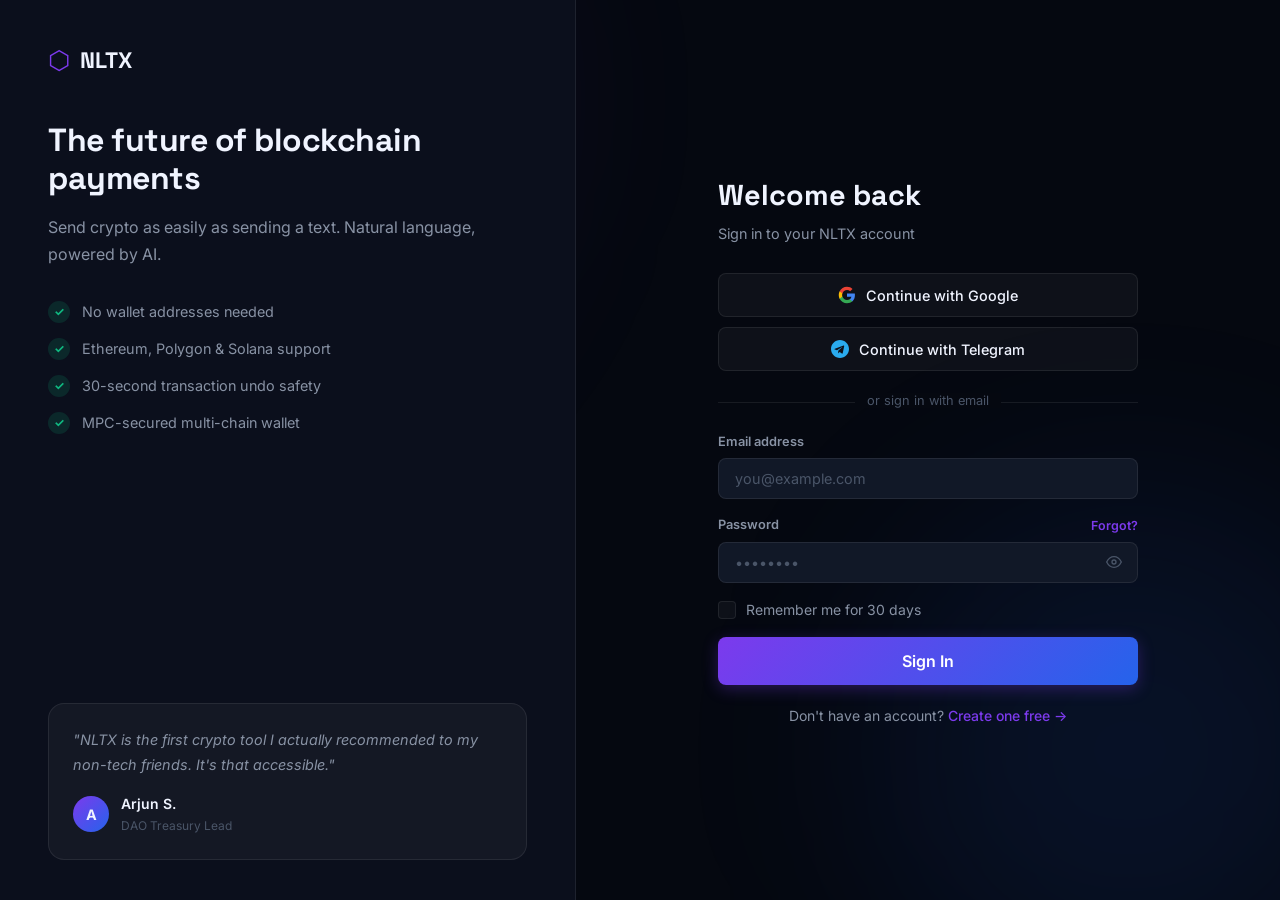
<file: nltx-app/transactions.html>
<!DOCTYPE html>
<html lang="en">

<head>
    <meta charset="UTF-8" />
    <meta name="viewport" content="width=device-width, initial-scale=1.0" />
    <title>Transactions – NLTX</title>
    <link rel="preconnect" href="https://fonts.googleapis.com">
    <link
        href="https://fonts.googleapis.com/css2?family=Inter:wght@300;400;500;600;700;800&family=Space+Grotesk:wght@400;500;600;700&display=swap"
        rel="stylesheet">
    <link rel="stylesheet" href="src/global.css" />
    <style>
        .filter-bar {
            display: flex;
            gap: 12px;
            flex-wrap: wrap;
            margin-bottom: 24px;
            align-items: center;
        }

        .filter-pill {
            padding: 7px 16px;
            border-radius: 100px;
            font-size: 0.8rem;
            font-weight: 600;
            border: 1.5px solid var(--border);
            background: var(--bg-card);
            color: var(--text-secondary);
            cursor: pointer;
            transition: var(--transition);
        }

        .filter-pill.active {
            background: rgba(124, 58, 237, 0.15);
            border-color: rgba(124, 58, 237, 0.4);
            color: #a78bfa;
        }

        .filter-pill:hover {
            border-color: var(--border-hover);
            color: var(--text-primary);
        }

        .search-input {
            flex: 1;
            min-width: 200px;
        }

        .tx-row {
            cursor: pointer;
        }

        .tx-row:hover {
            background: rgba(255, 255, 255, 0.03);
        }

        .tx-hash {
            font-family: monospace;
            font-size: 0.75rem;
            color: var(--text-muted);
        }

        .tx-hash-link {
            color: #a78bfa;
            text-decoration: none;
        }

        .tx-hash-link:hover {
            text-decoration: underline;
        }

        .export-bar {
            display: flex;
            gap: 10px;
            margin-bottom: 20px;
            justify-content: flex-end;
        }

        .pagination {
            display: flex;
            justify-content: center;
            gap: 8px;
            margin-top: 20px;
        }

        .page-btn {
            width: 36px;
            height: 36px;
            border-radius: 8px;
            display: flex;
            align-items: center;
            justify-content: center;
            background: var(--bg-card);
            border: 1px solid var(--border);
            color: var(--text-secondary);
            cursor: pointer;
            font-size: 0.85rem;
            transition: var(--transition);
        }

        .page-btn.active {
            background: rgba(124, 58, 237, 0.15);
            border-color: rgba(124, 58, 237, 0.4);
            color: #a78bfa;
        }

        .page-btn:hover {
            border-color: var(--border-hover);
        }

        .summary-row {
            display: grid;
            grid-template-columns: repeat(4, 1fr);
            gap: 16px;
            margin-bottom: 24px;
        }
    </style>
</head>

<body>
    <div class="app-layout">
        <aside class="sidebar" id="sidebar">
            <div class="sidebar-logo"><span class="logo-hex">⬡</span><span>NLTX</span></div>
            <nav class="sidebar-nav">
                <span class="sidebar-section-label">Main</span>
                <a href="dashboard.html" class="sidebar-item"><svg viewBox="0 0 24 24" fill="none" stroke="currentColor"
                        stroke-width="2">
                        <rect x="3" y="3" width="7" height="7" />
                        <rect x="14" y="3" width="7" height="7" />
                        <rect x="3" y="14" width="7" height="7" />
                        <rect x="14" y="14" width="7" height="7" />
                    </svg>Dashboard</a>
                <a href="chat.html" class="sidebar-item"><svg viewBox="0 0 24 24" fill="none" stroke="currentColor"
                        stroke-width="2">
                        <path d="M21 15a2 2 0 0 1-2 2H7l-4 4V5a2 2 0 0 1 2-2h14a2 2 0 0 1 2 2z" />
                    </svg>NLP Chat<span class="sidebar-badge">AI</span></a>
                <a href="transactions.html" class="sidebar-item active"><svg viewBox="0 0 24 24" fill="none"
                        stroke="currentColor" stroke-width="2">
                        <path d="M12 2L2 7l10 5 10-5-10-5zM2 17l10 5 10-5M2 12l10 5 10-5" />
                    </svg>Transactions</a>
                <a href="wallet.html" class="sidebar-item"><svg viewBox="0 0 24 24" fill="none" stroke="currentColor"
                        stroke-width="2">
                        <rect x="1" y="4" width="22" height="16" rx="2" />
                        <path d="M1 10h22" />
                    </svg>Wallet</a>
                <a href="analytics.html" class="sidebar-item"><svg viewBox="0 0 24 24" fill="none" stroke="currentColor"
                        stroke-width="2">
                        <polyline points="22 12 18 12 15 21 9 3 6 12 2 12" />
                    </svg>Analytics</a>
            </nav>
            <div class="sidebar-footer">
                <div class="sidebar-user">
                    <div class="user-avatar-sm">R</div>
                    <div>
                        <div class="user-name">Rahul Sharma</div>
                        <div class="user-email">rahul@example.com</div>
                    </div>
                </div>
            </div>
        </aside>
        <main class="main-content">
            <header class="topbar">
                <button class="topbar-btn" id="sidebarToggle"><svg width="18" height="18" viewBox="0 0 24 24"
                        fill="none" stroke="currentColor" stroke-width="2">
                        <line x1="3" y1="6" x2="21" y2="6" />
                        <line x1="3" y1="12" x2="21" y2="12" />
                        <line x1="3" y1="18" x2="21" y2="18" />
                    </svg></button>
                <div>
                    <div class="topbar-title">Transactions</div>
                    <div class="topbar-subtitle">Full transaction history & audit trail</div>
                </div>
                <div class="topbar-spacer"></div>
                <a href="chat.html" class="btn btn-primary btn-sm">+ New via NLP Chat</a>
            </header>
            <div class="page-content">
                <!-- Summary -->
                <div class="summary-row">
                    <div class="stat-card">
                        <div class="stat-card-label">Total Sent</div>
                        <div class="stat-card-value">$24,830</div>
                        <div class="stat-card-change change-neg">142 transactions</div>
                    </div>
                    <div class="stat-card">
                        <div class="stat-card-label">Total Received</div>
                        <div class="stat-card-value" style="color:var(--accent-green)">$31,420</div>
                        <div class="stat-card-change change-pos">89 transactions</div>
                    </div>
                    <div class="stat-card">
                        <div class="stat-card-label">Swaps</div>
                        <div class="stat-card-value">$8,200</div>
                        <div class="stat-card-change" style="color:var(--text-muted)">23 swaps</div>
                    </div>
                    <div class="stat-card">
                        <div class="stat-card-label">Gas Spent</div>
                        <div class="stat-card-value">$183.40</div>
                        <div class="stat-card-change" style="color:var(--text-muted)">Auto-optimized</div>
                    </div>
                </div>
                <!-- Filters -->
                <div class="filter-bar">
                    <input type="text" class="input-field search-input" placeholder="🔍 Search transactions..."
                        id="txSearch" />
                    <div class="filter-pill active" data-filter="all">All</div>
                    <div class="filter-pill" data-filter="send">Sent</div>
                    <div class="filter-pill" data-filter="receive">Received</div>
                    <div class="filter-pill" data-filter="swap">Swaps</div>
                    <div class="filter-pill" data-filter="pending">Pending</div>
                    <select class="input-field" style="width:140px;padding:7px 12px">
                        <option>All Networks</option>
                        <option>Ethereum</option>
                        <option>Polygon</option>
                        <option>Solana</option>
                    </select>
                </div>
                <div class="export-bar">
                    <button class="btn btn-secondary btn-sm" id="exportCSV">↓ Export CSV</button>
                    <button class="btn btn-secondary btn-sm" id="exportPDF">↓ Export PDF</button>
                </div>
                <!-- Table -->
                <div class="table-wrapper">
                    <table class="data-table">
                        <thead>
                            <tr>
                                <th>Type</th>
                                <th>Description</th>
                                <th>Amount</th>
                                <th>USD Value</th>
                                <th>Network</th>
                                <th>Status</th>
                                <th>Date</th>
                                <th>Tx Hash</th>
                            </tr>
                        </thead>
                        <tbody id="txTableBody"></tbody>
                    </table>
                </div>
                <div class="pagination" id="pagination"></div>
            </div>
        </main>
    </div>
    <script src="src/api.js"></script>
    <script src="src/transactions.js"></script>
</body>

</html>
</file>
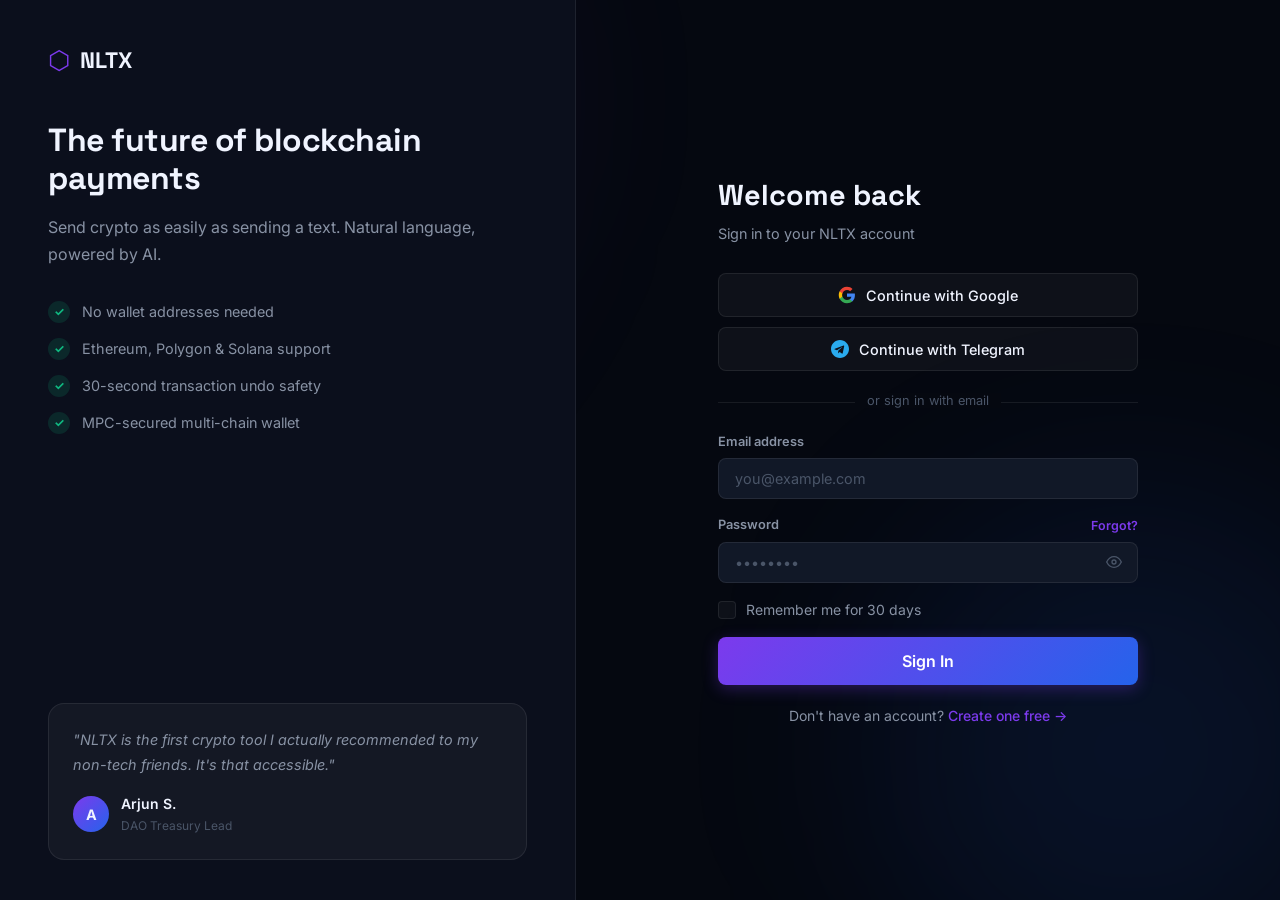
<file: nltx-app/wallet.html>
<!DOCTYPE html>
<html lang="en">

<head>
    <meta charset="UTF-8" />
    <meta name="viewport" content="width=device-width, initial-scale=1.0" />
    <title>Wallet – NLTX</title>
    <link rel="preconnect" href="https://fonts.googleapis.com">
    <link
        href="https://fonts.googleapis.com/css2?family=Inter:wght@300;400;500;600;700;800&family=Space+Grotesk:wght@400;500;600;700&display=swap"
        rel="stylesheet">
    <link rel="stylesheet" href="src/global.css" />
    <style>
        .wallet-cards {
            display: grid;
            grid-template-columns: repeat(auto-fit, minmax(300px, 1fr));
            gap: 20px;
            margin-bottom: 24px;
        }

        .wallet-card {
            border-radius: var(--radius-xl);
            padding: 28px;
            color: #fff;
            position: relative;
            overflow: hidden;
        }

        .wallet-card::before {
            content: '';
            position: absolute;
            top: -40%;
            right: -20%;
            width: 200px;
            height: 200px;
            background: rgba(255, 255, 255, 0.08);
            border-radius: 50%;
        }

        .wallet-card::after {
            content: '';
            position: absolute;
            bottom: -30%;
            left: -10%;
            width: 150px;
            height: 150px;
            background: rgba(255, 255, 255, 0.05);
            border-radius: 50%;
        }

        .wc-eth {
            background: linear-gradient(135deg, #627EEA, #3C5BD9);
        }

        .wc-matic {
            background: linear-gradient(135deg, #8247E5, #6332BD);
        }

        .wc-sol {
            background: linear-gradient(135deg, #9945FF, #14F195);
        }

        .wallet-card-network {
            font-size: 0.75rem;
            opacity: 0.7;
            margin-bottom: 16px;
            font-weight: 600;
            letter-spacing: 0.06em;
            text-transform: uppercase;
        }

        .wallet-card-balance {
            font-family: var(--font-display);
            font-size: 2rem;
            font-weight: 700;
            margin-bottom: 4px;
        }

        .wallet-card-usd {
            font-size: 0.9rem;
            opacity: 0.8;
            margin-bottom: 20px;
        }

        .wallet-card-addr {
            font-family: monospace;
            font-size: 0.7rem;
            opacity: 0.6;
            background: rgba(0, 0, 0, 0.15);
            padding: 6px 10px;
            border-radius: 8px;
            margin-bottom: 16px;
            word-break: break-all;
            position: relative;
            z-index: 1;
        }

        .wallet-card-actions {
            display: flex;
            gap: 10px;
            position: relative;
            z-index: 1;
        }

        .wallet-card-btn {
            flex: 1;
            padding: 8px;
            border-radius: 8px;
            border: 1.5px solid rgba(255, 255, 255, 0.3);
            background: rgba(255, 255, 255, 0.1);
            color: #fff;
            font-size: 0.8rem;
            font-weight: 600;
            cursor: pointer;
            transition: var(--transition);
        }

        .wallet-card-btn:hover {
            background: rgba(255, 255, 255, 0.2);
        }

        .token-grid {
            display: grid;
            grid-template-columns: repeat(auto-fill, minmax(200px, 1fr));
            gap: 14px;
        }

        .token-card {
            background: var(--bg-card);
            border: 1px solid var(--border);
            border-radius: var(--radius-lg);
            padding: 18px;
            transition: var(--transition);
            cursor: pointer;
        }

        .token-card:hover {
            border-color: var(--border-hover);
            transform: translateY(-2px);
        }

        .token-card-icon {
            font-size: 1.5rem;
            margin-bottom: 10px;
        }

        .token-card-name {
            font-weight: 700;
            font-size: 0.9rem;
            margin-bottom: 2px;
        }

        .token-card-sym {
            font-size: 0.75rem;
            color: var(--text-muted);
            margin-bottom: 12px;
        }

        .token-card-balance {
            font-family: var(--font-display);
            font-size: 1.2rem;
            font-weight: 700;
        }

        .token-card-usd {
            font-size: 0.78rem;
            color: var(--text-secondary);
        }

        .token-card-change {
            font-size: 0.75rem;
            margin-top: 4px;
        }

        .security-grid {
            display: grid;
            grid-template-columns: 1fr 1fr;
            gap: 16px;
        }

        .security-item {
            display: flex;
            align-items: center;
            gap: 14px;
            background: var(--bg-card);
            border: 1px solid var(--border);
            border-radius: var(--radius-md);
            padding: 16px;
        }

        .sec-icon {
            width: 40px;
            height: 40px;
            border-radius: 50%;
            display: flex;
            align-items: center;
            justify-content: center;
            font-size: 1.1rem;
            flex-shrink: 0;
        }

        .sec-info h4 {
            font-size: 0.875rem;
            font-weight: 600;
            margin-bottom: 2px;
        }

        .sec-info p {
            font-size: 0.75rem;
            color: var(--text-muted);
        }

        .sec-status {
            margin-left: auto;
        }
    </style>
</head>

<body>
    <div class="app-layout">
        <aside class="sidebar" id="sidebar">
            <div class="sidebar-logo"><span class="logo-hex">⬡</span><span>NLTX</span></div>
            <nav class="sidebar-nav">
                <span class="sidebar-section-label">Main</span>
                <a href="dashboard.html" class="sidebar-item"><svg viewBox="0 0 24 24" fill="none" stroke="currentColor"
                        stroke-width="2">
                        <rect x="3" y="3" width="7" height="7" />
                        <rect x="14" y="3" width="7" height="7" />
                        <rect x="3" y="14" width="7" height="7" />
                        <rect x="14" y="14" width="7" height="7" />
                    </svg>Dashboard</a>
                <a href="chat.html" class="sidebar-item"><svg viewBox="0 0 24 24" fill="none" stroke="currentColor"
                        stroke-width="2">
                        <path d="M21 15a2 2 0 0 1-2 2H7l-4 4V5a2 2 0 0 1 2-2h14a2 2 0 0 1 2 2z" />
                    </svg>NLP Chat<span class="sidebar-badge">AI</span></a>
                <a href="transactions.html" class="sidebar-item"><svg viewBox="0 0 24 24" fill="none"
                        stroke="currentColor" stroke-width="2">
                        <path d="M12 2L2 7l10 5 10-5-10-5zM2 17l10 5 10-5M2 12l10 5 10-5" />
                    </svg>Transactions</a>
                <a href="wallet.html" class="sidebar-item active"><svg viewBox="0 0 24 24" fill="none"
                        stroke="currentColor" stroke-width="2">
                        <rect x="1" y="4" width="22" height="16" rx="2" />
                        <path d="M1 10h22" />
                    </svg>Wallet</a>
                <a href="analytics.html" class="sidebar-item"><svg viewBox="0 0 24 24" fill="none" stroke="currentColor"
                        stroke-width="2">
                        <polyline points="22 12 18 12 15 21 9 3 6 12 2 12" />
                    </svg>Analytics</a>
            </nav>
            <div class="sidebar-footer">
                <div class="sidebar-user">
                    <div class="user-avatar-sm">R</div>
                    <div>
                        <div class="user-name">Rahul Sharma</div>
                        <div class="user-email">rahul@example.com</div>
                    </div>
                </div>
            </div>
        </aside>
        <main class="main-content">
            <header class="topbar">
                <button class="topbar-btn" id="sidebarToggle"><svg width="18" height="18" viewBox="0 0 24 24"
                        fill="none" stroke="currentColor" stroke-width="2">
                        <line x1="3" y1="6" x2="21" y2="6" />
                        <line x1="3" y1="12" x2="21" y2="12" />
                        <line x1="3" y1="18" x2="21" y2="18" />
                    </svg></button>
                <div>
                    <div class="topbar-title">Wallet</div>
                    <div class="topbar-subtitle">MPC-secured multi-chain wallet</div>
                </div>
                <div class="topbar-spacer"></div>
                <span class="badge badge-success"><span class="status-dot online"></span>MPC Active</span>
            </header>
            <div class="page-content">

                <!-- NETWORK WALLETS -->
                <h3
                    style="margin-bottom:16px;font-family:var(--font-display);font-size:1rem;color:var(--text-secondary)">
                    Network Wallets</h3>
                <div class="wallet-cards">
                    <div class="wallet-card wc-eth">
                        <div class="wallet-card-network">⬡ Ethereum Mainnet</div>
                        <div class="wallet-card-balance">2.4831 ETH</div>
                        <div class="wallet-card-usd">≈ $6,183.40 USD</div>
                        <div class="wallet-card-addr">0x1a2b3c4d5e6f7a8b9c0d1e2f3a4b5c6d7e8f9a0b</div>
                        <div class="wallet-card-actions">
                            <button class="wallet-card-btn"
                                onclick="alert('Send ETH via NLP: type \'Send X ETH to Y\'')">↑ Send</button>
                            <button class="wallet-card-btn"
                                onclick="alert('Receive ETH: share your address or NLTX username')">↓ Receive</button>
                            <button class="wallet-card-btn"
                                onclick="navigator.clipboard.writeText('0x1a2b3c4d5e6f7a8b9c0d1e2f3a4b5c6d7e8f9a0b')">📋
                                Copy</button>
                        </div>
                    </div>
                    <div class="wallet-card wc-matic">
                        <div class="wallet-card-network">⬡ Polygon (MATIC)</div>
                        <div class="wallet-card-balance">12,500 MATIC</div>
                        <div class="wallet-card-usd">≈ $2,987.50 USD</div>
                        <div class="wallet-card-addr">0x1a2b3c4d5e6f7a8b9c0d1e2f3a4b5c6d7e8f9a0b</div>
                        <div class="wallet-card-actions">
                            <button class="wallet-card-btn">↑ Send</button>
                            <button class="wallet-card-btn">↓ Receive</button>
                            <button class="wallet-card-btn">📋 Copy</button>
                        </div>
                    </div>
                    <div class="wallet-card wc-sol">
                        <div class="wallet-card-network">◎ Solana Mainnet</div>
                        <div class="wallet-card-balance">18.92 SOL</div>
                        <div class="wallet-card-usd">≈ $1,909.92 USD</div>
                        <div class="wallet-card-addr">4vMsoUT2BWatFweudnQM1xedRLfJgJ7hswhcpz4xgBTy</div>
                        <div class="wallet-card-actions">
                            <button class="wallet-card-btn">↑ Send</button>
                            <button class="wallet-card-btn">↓ Receive</button>
                            <button class="wallet-card-btn">📋 Copy</button>
                        </div>
                    </div>
                </div>

                <!-- TOKENS -->
                <h3
                    style="margin-bottom:16px;font-family:var(--font-display);font-size:1rem;color:var(--text-secondary)">
                    Token Balances</h3>
                <div class="token-grid" style="margin-bottom:28px">
                    <div class="token-card">
                        <div class="token-card-icon" style="color:#627EEA">Ξ</div>
                        <div class="token-card-name">Ethereum</div>
                        <div class="token-card-sym">ETH · ERC-20</div>
                        <div class="token-card-balance">2.4831</div>
                        <div class="token-card-usd">$6,183.40</div>
                        <div class="token-card-change change-pos">+2.4%</div>
                    </div>
                    <div class="token-card">
                        <div class="token-card-icon" style="color:#26A17B">₮</div>
                        <div class="token-card-name">Tether USD</div>
                        <div class="token-card-sym">USDT · ERC-20</div>
                        <div class="token-card-balance">1,766.50</div>
                        <div class="token-card-usd">$1,766.50</div>
                        <div class="token-card-change" style="color:var(--text-muted)">Stable</div>
                    </div>
                    <div class="token-card">
                        <div class="token-card-icon" style="color:#2775CA">◎</div>
                        <div class="token-card-name">USD Coin</div>
                        <div class="token-card-sym">USDC · ERC-20</div>
                        <div class="token-card-balance">480.00</div>
                        <div class="token-card-usd">$480.00</div>
                        <div class="token-card-change" style="color:var(--text-muted)">Stable</div>
                    </div>
                    <div class="token-card">
                        <div class="token-card-icon" style="color:#8247E5">⬡</div>
                        <div class="token-card-name">Polygon</div>
                        <div class="token-card-sym">MATIC · L2</div>
                        <div class="token-card-balance">12,500</div>
                        <div class="token-card-usd">$2,987.50</div>
                        <div class="token-card-change change-pos">+1.1%</div>
                    </div>
                    <div class="token-card">
                        <div class="token-card-icon" style="color:#9945FF">●</div>
                        <div class="token-card-name">Solana</div>
                        <div class="token-card-sym">SOL · Mainnet</div>
                        <div class="token-card-balance">18.92</div>
                        <div class="token-card-usd">$1,909.92</div>
                        <div class="token-card-change change-neg">-0.8%</div>
                    </div>
                    <div class="token-card"
                        style="border-style:dashed;display:flex;flex-direction:column;align-items:center;justify-content:center;gap:8px;cursor:pointer"
                        onclick="alert('Add custom token: Enter contract address to track any ERC-20, SPL, or BEP-20 token')">
                        <div style="font-size:1.5rem">+</div>
                        <div style="font-size:0.8rem;color:var(--text-muted)">Add Token</div>
                    </div>
                </div>

                <!-- SECURITY -->
                <h3
                    style="margin-bottom:16px;font-family:var(--font-display);font-size:1rem;color:var(--text-secondary)">
                    Security Status</h3>
                <div class="security-grid">
                    <div class="security-item">
                        <div class="sec-icon" style="background:rgba(16,185,129,0.12)">🔐</div>
                        <div class="sec-info">
                            <h4>MPC Wallet</h4>
                            <p>Distributed key management · No single point of failure</p>
                        </div>
                        <div class="sec-status"><span class="badge badge-success">Active</span></div>
                    </div>
                    <div class="security-item">
                        <div class="sec-icon" style="background:rgba(16,185,129,0.12)">🔑</div>
                        <div class="sec-info">
                            <h4>Two-Factor Auth</h4>
                            <p>TOTP authenticator app enabled</p>
                        </div>
                        <div class="sec-status"><span class="badge badge-success">Enabled</span></div>
                    </div>
                    <div class="security-item">
                        <div class="sec-icon" style="background:rgba(16,185,129,0.12)">🛡️</div>
                        <div class="sec-info">
                            <h4>Fraud Detection</h4>
                            <p>ML-powered real-time analysis on all transactions</p>
                        </div>
                        <div class="sec-status"><span class="badge badge-success">Active</span></div>
                    </div>
                    <div class="security-item">
                        <div class="sec-icon" style="background:rgba(245,158,11,0.12)">📋</div>
                        <div class="sec-info">
                            <h4>KYC Verification</h4>
                            <p>Identity verification for high-value transactions</p>
                        </div>
                        <div class="sec-status"><span class="badge badge-warning">Level 1</span></div>
                    </div>
                    <div class="security-item">
                        <div class="sec-icon" style="background:rgba(16,185,129,0.12)">🔒</div>
                        <div class="sec-info">
                            <h4>Spending Limits</h4>
                            <p>Daily: $5,000 · Weekly: $25,000 · Monthly: $100,000</p>
                        </div>
                        <div class="sec-status"><span class="badge badge-success">Configured</span></div>
                    </div>
                    <div class="security-item">
                        <div class="sec-icon" style="background:rgba(16,185,129,0.12)">⏱</div>
                        <div class="sec-info">
                            <h4>30s Undo Window</h4>
                            <p>Cancel any mistake within 30 seconds of sending</p>
                        </div>
                        <div class="sec-status"><span class="badge badge-success">Always On</span></div>
                    </div>
                </div>
            </div>
        </main>
    </div>
    <script src="src/api.js"></script>
    <script src="src/wallet.js"></script>
</body>

</html>
</file>
<file: nltx-app/src/landing.css>
/* ===== NLTX Landing Page Styles ===== */
:root {
  --bg-primary: #050810;
  --bg-secondary: #0b0f1c;
  --bg-card: rgba(255,255,255,0.04);
  --bg-card-hover: rgba(255,255,255,0.07);
  --border: rgba(255,255,255,0.08);
  --border-hover: rgba(255,255,255,0.18);
  --text-primary: #f0f4ff;
  --text-secondary: #8892a4;
  --text-muted: #4a5568;
  --accent-purple: #7c3aed;
  --accent-blue: #2563eb;
  --accent-cyan: #06b6d4;
  --accent-green: #10b981;
  --accent-orange: #f59e0b;
  --accent-pink: #ec4899;
  --gradient-primary: linear-gradient(135deg, #7c3aed, #2563eb);
  --gradient-glow: linear-gradient(135deg, rgba(124,58,237,0.15), rgba(37,99,235,0.15));
  --radius-sm: 8px;
  --radius-md: 16px;
  --radius-lg: 24px;
  --radius-xl: 32px;
  --font-main: 'Inter', system-ui, sans-serif;
  --font-display: 'Space Grotesk', system-ui, sans-serif;
  --shadow-glow: 0 0 60px rgba(124,58,237,0.2);
  --shadow-card: 0 4px 24px rgba(0,0,0,0.4);
  --transition: 0.3s cubic-bezier(0.4,0,0.2,1);
}

*,*::before,*::after { box-sizing: border-box; margin: 0; padding: 0; }

html { scroll-behavior: smooth; }

body {
  font-family: var(--font-main);
  background: var(--bg-primary);
  color: var(--text-primary);
  line-height: 1.6;
  overflow-x: hidden;
}

/* ===== UTILS ===== */
.container { max-width: 1200px; margin: 0 auto; padding: 0 24px; }
.section { padding: 100px 0; }
.gradient-text {
  background: var(--gradient-primary);
  -webkit-background-clip: text;
  -webkit-text-fill-color: transparent;
  background-clip: text;
}

/* ===== BUTTONS ===== */
.btn-primary {
  display: inline-flex; align-items: center; gap: 8px;
  background: var(--gradient-primary);
  color: #fff; font-weight: 600; font-size: 0.95rem;
  padding: 12px 24px; border-radius: var(--radius-sm);
  text-decoration: none; border: none; cursor: pointer;
  transition: var(--transition); position: relative; overflow: hidden;
  box-shadow: 0 4px 20px rgba(124,58,237,0.4);
}
.btn-primary::before {
  content: ''; position: absolute; inset: 0;
  background: linear-gradient(135deg, rgba(255,255,255,0.1), transparent);
  opacity: 0; transition: var(--transition);
}
.btn-primary:hover::before { opacity: 1; }
.btn-primary:hover { transform: translateY(-2px); box-shadow: 0 8px 30px rgba(124,58,237,0.5); }

.btn-ghost {
  display: inline-flex; align-items: center;
  color: var(--text-secondary); font-weight: 500; font-size: 0.95rem;
  padding: 12px 20px; border-radius: var(--radius-sm);
  text-decoration: none; transition: var(--transition);
}
.btn-ghost:hover { color: var(--text-primary); }

.btn-outline {
  display: inline-flex; align-items: center; gap: 8px;
  color: var(--text-primary); font-weight: 600; font-size: 0.95rem;
  padding: 12px 24px; border-radius: var(--radius-sm);
  text-decoration: none; border: 1.5px solid var(--border-hover);
  transition: var(--transition); background: transparent;
}
.btn-outline:hover { background: var(--bg-card-hover); border-color: rgba(124,58,237,0.5); }

.btn-glass {
  display: inline-flex; align-items: center; gap: 8px;
  color: var(--text-primary); font-weight: 600; font-size: 0.95rem;
  padding: 12px 24px; border-radius: var(--radius-sm);
  text-decoration: none; border: 1.5px solid rgba(255,255,255,0.15);
  background: rgba(255,255,255,0.07); backdrop-filter: blur(12px);
  transition: var(--transition);
}
.btn-glass:hover { background: rgba(255,255,255,0.12); }

.btn-lg { padding: 16px 32px; font-size: 1rem; border-radius: var(--radius-md); }

/* ===== NAVBAR ===== */
.navbar {
  position: fixed; top: 0; left: 0; right: 0; z-index: 1000;
  background: rgba(5,8,16,0.7); backdrop-filter: blur(20px);
  border-bottom: 1px solid var(--border);
  transition: var(--transition);
}
.navbar.scrolled { background: rgba(5,8,16,0.95); box-shadow: 0 4px 40px rgba(0,0,0,0.5); }
.nav-inner {
  max-width: 1200px; margin: 0 auto; padding: 0 24px;
  display: flex; align-items: center; gap: 32px; height: 72px;
}
.nav-logo {
  display: flex; align-items: center; gap: 10px;
  font-family: var(--font-display); font-size: 1.4rem; font-weight: 700;
  color: var(--text-primary); text-decoration: none;
}
.logo-icon { font-size: 1.6rem; color: #7c3aed; }
.nav-links {
  display: flex; align-items: center; gap: 4px;
  list-style: none; margin-left: auto;
}
.nav-links a {
  color: var(--text-secondary); text-decoration: none;
  font-size: 0.9rem; font-weight: 500; padding: 8px 14px;
  border-radius: var(--radius-sm); transition: var(--transition);
}
.nav-links a:hover { color: var(--text-primary); background: var(--bg-card); }
.nav-actions { display: flex; align-items: center; gap: 8px; margin-left: 16px; }
.nav-hamburger { display: none; flex-direction: column; gap: 5px; background: none; border: none; cursor: pointer; padding: 8px; }
.nav-hamburger span { display: block; width: 24px; height: 2px; background: var(--text-secondary); border-radius: 2px; transition: var(--transition); }

/* ===== HERO ===== */
.hero {
  min-height: 100vh; display: flex; align-items: center;
  position: relative; padding: 120px 24px 80px;
  max-width: 1200px; margin: 0 auto; gap: 60px;
}
.hero-bg {
  position: absolute; inset: 0; pointer-events: none; overflow: hidden; z-index: 0;
  left: -24px; right: -24px;
}
#particleCanvas { position: absolute; inset: 0; width: 100%; height: 100%; opacity: 0.5; }
.hero-orb {
  position: absolute; border-radius: 50%;
  filter: blur(80px); animation: orbFloat 8s ease-in-out infinite;
}
.orb1 { width: 500px; height: 500px; background: rgba(124,58,237,0.15); top: -100px; left: -100px; animation-delay: 0s; }
.orb2 { width: 400px; height: 400px; background: rgba(37,99,235,0.12); top: 200px; right: -100px; animation-delay: 3s; }
.orb3 { width: 300px; height: 300px; background: rgba(6,182,212,0.08); bottom: 0; left: 30%; animation-delay: 6s; }
@keyframes orbFloat {
  0%,100% { transform: translateY(0) scale(1); }
  50% { transform: translateY(-30px) scale(1.05); }
}

.hero-content { flex: 1; position: relative; z-index: 1; max-width: 640px; }
.hero-badge {
  display: inline-flex; align-items: center; gap: 10px;
  background: rgba(124,58,237,0.12); border: 1px solid rgba(124,58,237,0.3);
  color: #a78bfa; font-size: 0.85rem; font-weight: 500;
  padding: 8px 16px; border-radius: 100px; margin-bottom: 24px;
}
.badge-dot {
  width: 8px; height: 8px; border-radius: 50%; background: #a78bfa;
  animation: pulse 2s ease-in-out infinite;
}
@keyframes pulse { 0%,100%{opacity:1;transform:scale(1)} 50%{opacity:0.5;transform:scale(1.5)} }

.hero-title {
  font-family: var(--font-display); font-size: clamp(2.5rem, 5vw, 4rem);
  font-weight: 800; line-height: 1.1; margin-bottom: 20px; letter-spacing: -1.5px;
}
.hero-subtitle {
  font-size: 1.15rem; color: var(--text-secondary); line-height: 1.7;
  margin-bottom: 36px; max-width: 520px;
}
.hero-subtitle em { color: #a78bfa; font-style: normal; font-weight: 500; }
.hero-cta { display: flex; gap: 16px; flex-wrap: wrap; margin-bottom: 56px; }

.hero-stats { display: flex; align-items: center; gap: 28px; flex-wrap: wrap; }
.stat-item { display: flex; flex-direction: column; }
.stat-value { font-family: var(--font-display); font-size: 1.5rem; font-weight: 700; color: var(--text-primary); }
.stat-label { font-size: 0.75rem; color: var(--text-muted); text-transform: uppercase; letter-spacing: 0.05em; }
.stat-sep { width: 1px; height: 40px; background: var(--border); }

/* ===== CHAT DEMO ===== */
.hero-demo { flex: 0 0 380px; position: relative; z-index: 1; }
.chat-window {
  background: var(--bg-secondary); border: 1px solid var(--border);
  border-radius: var(--radius-lg); overflow: hidden;
  box-shadow: var(--shadow-glow), var(--shadow-card);
  animation: floatDemo 6s ease-in-out infinite;
}
@keyframes floatDemo {
  0%,100%{transform:translateY(0) rotate(-1deg)} 50%{transform:translateY(-12px) rotate(1deg)}
}
.chat-header {
  display: flex; align-items: center; gap: 12px; padding: 16px 20px;
  background: rgba(124,58,237,0.1); border-bottom: 1px solid var(--border);
}
.chat-avatar {
  width: 40px; height: 40px; border-radius: 50%;
  background: var(--gradient-primary); display: flex; align-items: center;
  justify-content: center; font-weight: 700; font-size: 1.1rem;
}
.chat-name { font-weight: 600; font-size: 0.9rem; }
.chat-status { font-size: 0.75rem; color: var(--accent-green); }
.chat-platform { margin-left: auto; font-size: 0.75rem; color: var(--text-muted); background: var(--bg-card); padding: 4px 10px; border-radius: 100px; }

.chat-messages { padding: 20px; display: flex; flex-direction: column; gap: 12px; min-height: 200px; }
.msg {
  max-width: 85%; padding: 12px 16px; border-radius: var(--radius-md);
  font-size: 0.9rem; line-height: 1.5; animation: msgIn 0.4s cubic-bezier(0.34,1.56,0.64,1);
}
.msg.user {
  background: var(--gradient-primary); color: #fff;
  align-self: flex-end; border-bottom-right-radius: 4px;
}
.msg.bot {
  background: var(--bg-card); color: var(--text-primary); border: 1px solid var(--border);
  align-self: flex-start; border-bottom-left-radius: 4px;
}
.msg.typing { padding: 14px 20px; }
.msg.success { border-color: rgba(16,185,129,0.3); background: rgba(16,185,129,0.05); }
@keyframes msgIn { from{opacity:0;transform:translateY(10px) scale(0.95)} to{opacity:1;transform:none} }
.dot {
  display: inline-block; width: 6px; height: 6px; border-radius: 50%;
  background: var(--text-muted); margin: 0 2px;
  animation: dotBounce 1.2s ease-in-out infinite;
}
.dot:nth-child(2) { animation-delay: 0.2s; }
.dot:nth-child(3) { animation-delay: 0.4s; }
@keyframes dotBounce { 0%,60%,100%{transform:translateY(0)} 30%{transform:translateY(-6px)} }

/* ===== PLATFORMS BAR ===== */
.platforms-bar {
  background: var(--bg-secondary); border-top: 1px solid var(--border); border-bottom: 1px solid var(--border);
  padding: 32px 24px; text-align: center;
}
.platforms-bar p { color: var(--text-muted); font-size: 0.85rem; text-transform: uppercase; letter-spacing: 0.08em; margin-bottom: 20px; }
.platform-logos { display: flex; justify-content: center; gap: 40px; flex-wrap: wrap; }
.platform-logo {
  display: flex; align-items: center; gap: 10px;
  color: var(--text-secondary); font-weight: 600; font-size: 0.95rem;
  transition: var(--transition);
}
.platform-logo:hover { color: var(--text-primary); transform: translateY(-2px); }
.platform-logo svg { width: 22px; height: 22px; }

/* ===== SECTION HEADERS ===== */
.section-header { text-align: center; max-width: 680px; margin: 0 auto 64px; }
.section-badge {
  display: inline-block; background: rgba(124,58,237,0.12);
  border: 1px solid rgba(124,58,237,0.3); color: #a78bfa;
  font-size: 0.8rem; font-weight: 600; letter-spacing: 0.08em;
  text-transform: uppercase; padding: 6px 16px; border-radius: 100px; margin-bottom: 16px;
}
.section-header h2 {
  font-family: var(--font-display); font-size: clamp(1.8rem, 3vw, 2.6rem);
  font-weight: 700; line-height: 1.2; margin-bottom: 16px; letter-spacing: -0.5px;
}
.section-header p { color: var(--text-secondary); font-size: 1.05rem; line-height: 1.7; }

/* ===== FEATURES ===== */
.features-section { background: var(--bg-primary); }
.features-grid {
  display: grid; grid-template-columns: repeat(auto-fit, minmax(320px, 1fr)); gap: 24px;
}
.feature-card {
  background: var(--bg-card); border: 1px solid var(--border);
  border-radius: var(--radius-lg); padding: 32px;
  transition: var(--transition); position: relative; overflow: hidden;
}
.feature-card::before {
  content: ''; position: absolute; inset: 0;
  background: var(--gradient-glow); opacity: 0; transition: var(--transition);
}
.feature-card:hover { border-color: var(--border-hover); transform: translateY(-4px); box-shadow: var(--shadow-card); }
.feature-card:hover::before { opacity: 1; }
.feature-icon {
  width: 52px; height: 52px; border-radius: var(--radius-sm);
  display: flex; align-items: center; justify-content: center;
  margin-bottom: 20px;
}
.icon-purple { background: rgba(124,58,237,0.15); color: #a78bfa; }
.icon-blue { background: rgba(37,99,235,0.15); color: #60a5fa; }
.icon-green { background: rgba(16,185,129,0.15); color: #34d399; }
.icon-orange { background: rgba(245,158,11,0.15); color: #fbbf24; }
.icon-pink { background: rgba(236,72,153,0.15); color: #f472b6; }
.icon-cyan { background: rgba(6,182,212,0.15); color: #22d3ee; }
.feature-card h3 { font-size: 1.1rem; font-weight: 700; margin-bottom: 10px; }
.feature-card p { color: var(--text-secondary); font-size: 0.9rem; line-height: 1.7; margin-bottom: 16px; }
.feature-tags { display: flex; gap: 8px; flex-wrap: wrap; }
.feature-tags span {
  font-size: 0.75rem; font-weight: 600; padding: 4px 10px; border-radius: 100px;
  background: var(--bg-card-hover); border: 1px solid var(--border); color: var(--text-muted);
}

/* ===== HOW IT WORKS ===== */
.how-section { background: var(--bg-secondary); }
.steps-wrapper { display: flex; flex-direction: column; gap: 0; position: relative; }
.step {
  display: flex; gap: 32px; padding: 32px; align-items: flex-start;
  background: var(--bg-card); border: 1px solid var(--border);
  border-radius: var(--radius-lg); transition: var(--transition);
}
.step:hover { border-color: var(--border-hover); background: var(--bg-card-hover); }
.step-connector { display: flex; justify-content: center; padding: 4px 0; }
.step-connector span { display: block; width: 2px; height: 24px; background: var(--border); }
.step-num {
  font-family: var(--font-display); font-size: 2.5rem; font-weight: 800;
  background: var(--gradient-primary); -webkit-background-clip: text;
  -webkit-text-fill-color: transparent; background-clip: text;
  line-height: 1; min-width: 56px;
}
.step-content h3 { font-size: 1.15rem; font-weight: 700; margin-bottom: 8px; }
.step-content p { color: var(--text-secondary); font-size: 0.9rem; line-height: 1.7; }
.step-example {
  margin-top: 12px; background: var(--bg-primary); border: 1px solid var(--border);
  border-radius: var(--radius-sm); padding: 10px 14px; font-size: 0.85rem;
  font-family: 'Courier New', monospace; color: #a78bfa;
}
.step-tags { display: flex; gap: 8px; margin-top: 12px; flex-wrap: wrap; }
.step-tags span {
  font-size: 0.75rem; font-weight: 600; padding: 4px 10px; border-radius: 100px;
  background: rgba(124,58,237,0.12); border: 1px solid rgba(124,58,237,0.25); color: #a78bfa;
}

/* ===== BLOCKCHAIN ===== */
.blockchain-section { background: var(--bg-primary); }
.chains-grid { display: grid; grid-template-columns: repeat(auto-fit, minmax(240px, 1fr)); gap: 24px; }
.chain-card {
  background: var(--bg-card); border: 1px solid var(--border);
  border-radius: var(--radius-lg); padding: 32px; text-align: center;
  transition: var(--transition); position: relative;
}
.chain-card:hover { border-color: var(--border-hover); transform: translateY(-4px); }
.chain-card.chain-coming { opacity: 0.6; }
.chain-icon {
  width: 60px; height: 60px; border-radius: var(--radius-md);
  display: flex; align-items: center; justify-content: center;
  font-size: 1.8rem; margin: 0 auto 18px; font-weight: 700; color: #fff;
}
.chain-card h4 { font-size: 1.1rem; font-weight: 700; margin-bottom: 10px; }
.chain-card p { color: var(--text-secondary); font-size: 0.875rem; line-height: 1.6; margin-bottom: 16px; }
.chain-badge {
  display: inline-block; font-size: 0.75rem; font-weight: 600;
  padding: 4px 12px; border-radius: 100px;
  background: rgba(124,58,237,0.15); border: 1px solid rgba(124,58,237,0.3); color: #a78bfa;
}
.chain-badge.soon { background: rgba(245,158,11,0.1); border-color: rgba(245,158,11,0.3); color: #fbbf24; }

/* ===== USE CASES ===== */
.usecases-section { background: var(--bg-secondary); }
.usecases-grid { display: grid; grid-template-columns: repeat(auto-fit, minmax(280px, 1fr)); gap: 24px; }
.usecase-card {
  background: var(--bg-card); border: 1px solid var(--border);
  border-radius: var(--radius-lg); padding: 32px;
  transition: var(--transition);
}
.usecase-card:hover { border-color: var(--border-hover); background: var(--bg-card-hover); transform: translateY(-4px); }
.usecase-icon { font-size: 2.5rem; margin-bottom: 16px; display: block; }
.usecase-card h3 { font-size: 1rem; font-weight: 700; margin-bottom: 8px; }
.usecase-card p { color: var(--text-secondary); font-size: 0.875rem; line-height: 1.7; }

/* ===== CTA ===== */
.cta-section { background: var(--bg-primary); }
.cta-card {
  background: var(--bg-secondary); border: 1px solid rgba(124,58,237,0.2);
  border-radius: var(--radius-xl); padding: 80px 48px; text-align: center;
  position: relative; overflow: hidden;
  box-shadow: 0 0 80px rgba(124,58,237,0.1), var(--shadow-card);
}
.cta-orb {
  position: absolute; border-radius: 50%; filter: blur(60px); pointer-events: none;
  animation: orbFloat 8s ease-in-out infinite;
}
.cta-orb1 { width: 300px; height: 300px; background: rgba(124,58,237,0.15); top: -100px; left: -60px; }
.cta-orb2 { width: 250px; height: 250px; background: rgba(37,99,235,0.12); bottom: -80px; right: -50px; animation-delay: 4s; }
.cta-card h2 {
  font-family: var(--font-display); font-size: clamp(1.8rem, 3vw, 2.4rem);
  font-weight: 700; margin-bottom: 16px; position: relative;
}
.cta-card p { color: var(--text-secondary); font-size: 1.05rem; margin-bottom: 36px; position: relative; }
.cta-actions { display: flex; justify-content: center; gap: 16px; flex-wrap: wrap; position: relative; }

/* ===== FOOTER ===== */
.footer {
  background: var(--bg-secondary); border-top: 1px solid var(--border);
  padding: 64px 0 32px;
}
.footer-grid { display: grid; grid-template-columns: 2fr 1fr 1fr 1fr; gap: 48px; margin-bottom: 48px; }
.footer-brand p { color: var(--text-muted); font-size: 0.875rem; line-height: 1.7; max-width: 280px; }
.footer-col h5 { font-size: 0.8rem; font-weight: 700; text-transform: uppercase; letter-spacing: 0.08em; color: var(--text-secondary); margin-bottom: 16px; }
.footer-col ul { list-style: none; display: flex; flex-direction: column; gap: 10px; }
.footer-col a { color: var(--text-muted); text-decoration: none; font-size: 0.875rem; transition: var(--transition); }
.footer-col a:hover { color: var(--text-primary); }
.footer-bottom {
  border-top: 1px solid var(--border); padding-top: 24px;
  display: flex; justify-content: space-between; flex-wrap: wrap; gap: 8px;
  color: var(--text-muted); font-size: 0.8rem;
}

/* ===== CARD GLOW ===== */
.card-glow:hover { box-shadow: 0 0 30px rgba(124,58,237,0.15), var(--shadow-card); }

/* ===== RESPONSIVE ===== */
@media (max-width: 900px) {
  .hero { flex-direction: column; text-align: center; padding-top: 100px; }
  .hero-content { max-width: 100%; }
  .hero-subtitle { margin: 0 auto 36px; }
  .hero-cta { justify-content: center; }
  .hero-stats { justify-content: center; }
  .hero-demo { flex: none; width: 100%; max-width: 400px; margin: 0 auto; }
  .footer-grid { grid-template-columns: 1fr 1fr; gap: 32px; }
}
@media (max-width: 600px) {
  .nav-links, .nav-actions .btn-ghost { display: none; }
  .nav-hamburger { display: flex; }
  .hero-stats { gap: 16px; }
  .stat-sep { display: none; }
  .cta-card { padding: 48px 24px; }
  .footer-grid { grid-template-columns: 1fr; }
  .footer-bottom { flex-direction: column; text-align: center; }
}
</file>
<file: nltx-app/src/global.css>
/* ===== SHARED / GLOBAL STYLES ===== */
:root {
    --bg-primary: #050810;
    --bg-secondary: #0b0f1c;
    --bg-tertiary: #111827;
    --bg-card: rgba(255, 255, 255, 0.04);
    --bg-card-hover: rgba(255, 255, 255, 0.07);
    --border: rgba(255, 255, 255, 0.08);
    --border-hover: rgba(255, 255, 255, 0.18);
    --text-primary: #f0f4ff;
    --text-secondary: #8892a4;
    --text-muted: #4a5568;
    --accent-purple: #7c3aed;
    --accent-blue: #2563eb;
    --accent-cyan: #06b6d4;
    --accent-green: #10b981;
    --accent-orange: #f59e0b;
    --accent-pink: #ec4899;
    --accent-red: #ef4444;
    --gradient-primary: linear-gradient(135deg, #7c3aed, #2563eb);
    --gradient-success: linear-gradient(135deg, #059669, #10b981);
    --radius-sm: 8px;
    --radius-md: 12px;
    --radius-lg: 16px;
    --radius-xl: 24px;
    --font-main: 'Inter', system-ui, sans-serif;
    --font-display: 'Space Grotesk', system-ui, sans-serif;
    --sidebar-width: 260px;
    --topbar-height: 68px;
    --transition: 0.25s cubic-bezier(0.4, 0, 0.2, 1);
    --shadow-card: 0 4px 24px rgba(0, 0, 0, 0.4);
}

.hidden {
    display: none !important;
}

*,
*::before,
*::after {
    box-sizing: border-box;
    margin: 0;
    padding: 0;
}

html {
    scroll-behavior: smooth;
}

body {
    font-family: var(--font-main);
    background: var(--bg-primary);
    color: var(--text-primary);
    line-height: 1.6;
    overflow-x: hidden;
}

a {
    text-decoration: none;
    color: inherit;
}

ul {
    list-style: none;
}

button {
    cursor: pointer;
    font-family: inherit;
}

input,
textarea,
select {
    font-family: inherit;
}

/* ===== BUTTONS ===== */
.btn,
.btn-primary,
.btn-secondary,
.btn-danger,
.btn-success,
.btn-ghost {
    display: inline-flex;
    align-items: center;
    gap: 8px;
    padding: 10px 20px;
    border-radius: var(--radius-sm);
    font-size: 0.9rem;
    font-weight: 600;
    border: none;
    cursor: pointer;
    transition: var(--transition);
}

.btn-primary {
    background: var(--gradient-primary);
    color: #fff;
    box-shadow: 0 4px 16px rgba(124, 58, 237, 0.3);
}

.btn-primary:hover {
    transform: translateY(-1px);
    box-shadow: 0 6px 20px rgba(124, 58, 237, 0.45);
}

.btn-secondary {
    background: var(--bg-card-hover);
    color: var(--text-primary);
    border: 1px solid var(--border-hover);
}

.btn-secondary:hover {
    background: rgba(255, 255, 255, 0.1);
}

.btn-danger {
    background: rgba(239, 68, 68, 0.15);
    color: #fc8181;
    border: 1px solid rgba(239, 68, 68, 0.25);
}

.btn-danger:hover {
    background: rgba(239, 68, 68, 0.25);
}

.btn-success {
    background: rgba(16, 185, 129, 0.15);
    color: #34d399;
    border: 1px solid rgba(16, 185, 129, 0.25);
}

.btn-success:hover {
    background: rgba(16, 185, 129, 0.25);
}

.btn-ghost {
    background: transparent;
    color: var(--text-secondary);
}

.btn-ghost:hover {
    background: var(--bg-card);
    color: var(--text-primary);
}

.btn-sm {
    padding: 6px 14px;
    font-size: 0.8rem;
}

.btn-lg {
    padding: 14px 28px;
    font-size: 1rem;
}

.btn-icon {
    padding: 10px;
    border-radius: var(--radius-sm);
}

/* ===== APP LAYOUT ===== */
.app-layout {
    display: flex;
    min-height: 100vh;
}

/* ===== SIDEBAR ===== */
.sidebar {
    width: var(--sidebar-width);
    background: var(--bg-secondary);
    border-right: 1px solid var(--border);
    position: fixed;
    top: 0;
    left: 0;
    height: 100vh;
    z-index: 100;
    display: flex;
    flex-direction: column;
    transition: var(--transition);
    overflow-y: auto;
}

.sidebar-logo {
    padding: 24px 20px;
    border-bottom: 1px solid var(--border);
    display: flex;
    align-items: center;
    gap: 10px;
    font-family: var(--font-display);
    font-size: 1.3rem;
    font-weight: 700;
}

.logo-hex {
    font-size: 1.5rem;
    color: #7c3aed;
}

.sidebar-nav {
    flex: 1;
    padding: 16px 12px;
}

.sidebar-section-label {
    font-size: 0.68rem;
    font-weight: 700;
    text-transform: uppercase;
    letter-spacing: 0.1em;
    color: var(--text-muted);
    padding: 0 8px;
    margin: 20px 0 8px;
}

.sidebar-item {
    display: flex;
    align-items: center;
    gap: 12px;
    padding: 10px 12px;
    border-radius: var(--radius-sm);
    color: var(--text-secondary);
    font-size: 0.875rem;
    font-weight: 500;
    transition: var(--transition);
    cursor: pointer;
    text-decoration: none;
    position: relative;
}

.sidebar-item:hover {
    background: var(--bg-card);
    color: var(--text-primary);
}

.sidebar-item.active {
    background: rgba(124, 58, 237, 0.15);
    color: #a78bfa;
}

.sidebar-item.active::before {
    content: '';
    position: absolute;
    left: 0;
    top: 50%;
    transform: translateY(-50%);
    width: 3px;
    height: 20px;
    background: var(--gradient-primary);
    border-radius: 0 3px 3px 0;
}

.sidebar-item svg {
    width: 18px;
    height: 18px;
    flex-shrink: 0;
}

.sidebar-badge {
    margin-left: auto;
    background: var(--gradient-primary);
    color: #fff;
    font-size: 0.7rem;
    font-weight: 700;
    padding: 2px 7px;
    border-radius: 100px;
    min-width: 20px;
    text-align: center;
}

.sidebar-footer {
    padding: 16px 12px;
    border-top: 1px solid var(--border);
}

.sidebar-user {
    display: flex;
    align-items: center;
    gap: 12px;
    padding: 10px 12px;
    border-radius: var(--radius-sm);
    transition: var(--transition);
    cursor: pointer;
}

.sidebar-user:hover {
    background: var(--bg-card);
}

.user-avatar-sm {
    width: 34px;
    height: 34px;
    border-radius: 50%;
    background: var(--gradient-primary);
    display: flex;
    align-items: center;
    justify-content: center;
    font-weight: 700;
    font-size: 0.85rem;
    flex-shrink: 0;
}

.user-name {
    font-size: 0.875rem;
    font-weight: 600;
}

.user-email {
    font-size: 0.75rem;
    color: var(--text-muted);
}

/* ===== MAIN CONTENT ===== */
.main-content {
    margin-left: var(--sidebar-width);
    flex: 1;
    display: flex;
    flex-direction: column;
    min-height: 100vh;
}

/* ===== TOPBAR ===== */
.topbar {
    height: var(--topbar-height);
    background: var(--bg-secondary);
    border-bottom: 1px solid var(--border);
    padding: 0 28px;
    display: flex;
    align-items: center;
    gap: 16px;
    position: sticky;
    top: 0;
    z-index: 50;
}

.topbar-title {
    font-family: var(--font-display);
    font-weight: 700;
    font-size: 1.15rem;
}

.topbar-subtitle {
    font-size: 0.8rem;
    color: var(--text-muted);
}

.topbar-spacer {
    flex: 1;
}

.topbar-btn {
    width: 38px;
    height: 38px;
    border-radius: var(--radius-sm);
    background: var(--bg-card);
    border: 1px solid var(--border);
    display: flex;
    align-items: center;
    justify-content: center;
    color: var(--text-secondary);
    transition: var(--transition);
    cursor: pointer;
}

.topbar-btn:hover {
    background: var(--bg-card-hover);
    color: var(--text-primary);
}

/* ===== PAGE CONTENT ===== */
.page-content {
    flex: 1;
    padding: 28px;
}

/* ===== CARDS ===== */
.card {
    background: var(--bg-card);
    border: 1px solid var(--border);
    border-radius: var(--radius-lg);
    padding: 24px;
    transition: var(--transition);
}

.card:hover {
    border-color: var(--border-hover);
}

.card-header {
    display: flex;
    align-items: center;
    justify-content: space-between;
    margin-bottom: 20px;
}

.card-title {
    font-size: 0.875rem;
    font-weight: 700;
    color: var(--text-secondary);
    text-transform: uppercase;
    letter-spacing: 0.05em;
}

/* ===== BADGE ===== */
.badge {
    display: inline-flex;
    align-items: center;
    gap: 6px;
    padding: 4px 10px;
    border-radius: 100px;
    font-size: 0.75rem;
    font-weight: 600;
}

.badge-success {
    background: rgba(16, 185, 129, 0.12);
    color: #34d399;
    border: 1px solid rgba(16, 185, 129, 0.2);
}

.badge-warning {
    background: rgba(245, 158, 11, 0.12);
    color: #fbbf24;
    border: 1px solid rgba(245, 158, 11, 0.2);
}

.badge-danger {
    background: rgba(239, 68, 68, 0.12);
    color: #fc8181;
    border: 1px solid rgba(239, 68, 68, 0.2);
}

.badge-info {
    background: rgba(37, 99, 235, 0.12);
    color: #60a5fa;
    border: 1px solid rgba(37, 99, 235, 0.2);
}

.badge-purple {
    background: rgba(124, 58, 237, 0.12);
    color: #a78bfa;
    border: 1px solid rgba(124, 58, 237, 0.2);
}

/* ===== STATUS INDICATOR ===== */
.status-dot {
    width: 8px;
    height: 8px;
    border-radius: 50%;
    display: inline-block;
}

.status-dot.online {
    background: var(--accent-green);
    box-shadow: 0 0 8px rgba(16, 185, 129, 0.6);
}

.status-dot.pending {
    background: var(--accent-orange);
    box-shadow: 0 0 8px rgba(245, 158, 11, 0.6);
}

.status-dot.failed {
    background: var(--accent-red);
    box-shadow: 0 0 8px rgba(239, 68, 68, 0.6);
}

/* ===== INPUT ===== */
.input-group {
    display: flex;
    flex-direction: column;
    gap: 6px;
}

.input-label {
    font-size: 0.8rem;
    font-weight: 600;
    color: var(--text-secondary);
}

.input-field {
    background: var(--bg-tertiary);
    border: 1.5px solid var(--border);
    border-radius: var(--radius-sm);
    padding: 11px 16px;
    color: var(--text-primary);
    font-size: 0.9rem;
    outline: none;
    transition: var(--transition);
}

.input-field:focus {
    border-color: var(--accent-purple);
    box-shadow: 0 0 0 3px rgba(124, 58, 237, 0.15);
}

.input-field::placeholder {
    color: var(--text-muted);
}

/* ===== SELECT ===== */
.select-field {
    background: var(--bg-tertiary);
    border: 1.5px solid var(--border);
    border-radius: var(--radius-sm);
    padding: 11px 16px;
    color: var(--text-primary);
    font-size: 0.9rem;
    outline: none;
    transition: var(--transition);
    cursor: pointer;
    appearance: none;
    background-image: url("data:image/svg+xml,%3Csvg xmlns='http://www.w3.org/2000/svg' width='12' height='12' viewBox='0 0 24 24' fill='none' stroke='%238892a4' stroke-width='2'%3E%3Cpath d='M6 9l6 6 6-6'/%3E%3C/svg%3E");
    background-repeat: no-repeat;
    background-position: right 12px center;
}

.select-field:focus {
    border-color: var(--accent-purple);
}

/* ===== GRID UTILITIES ===== */
.grid {
    display: grid;
}

.grid-2 {
    grid-template-columns: 1fr 1fr;
}

.grid-3 {
    grid-template-columns: 1fr 1fr 1fr;
}

.grid-4 {
    grid-template-columns: repeat(4, 1fr);
}

.gap-16 {
    gap: 16px;
}

.gap-20 {
    gap: 20px;
}

.gap-24 {
    gap: 24px;
}

/* ===== STAT CARD ===== */
.stat-card {
    background: var(--bg-card);
    border: 1px solid var(--border);
    border-radius: var(--radius-lg);
    padding: 24px;
    transition: var(--transition);
}

.stat-card:hover {
    border-color: var(--border-hover);
    transform: translateY(-2px);
    box-shadow: var(--shadow-card);
}

.stat-card-label {
    font-size: 0.78rem;
    font-weight: 700;
    text-transform: uppercase;
    letter-spacing: 0.07em;
    color: var(--text-muted);
    margin-bottom: 10px;
}

.stat-card-value {
    font-family: var(--font-display);
    font-size: 1.8rem;
    font-weight: 700;
    margin-bottom: 8px;
}

.stat-card-change {
    font-size: 0.8rem;
    display: flex;
    align-items: center;
    gap: 4px;
}

.change-pos {
    color: var(--accent-green);
}

.change-neg {
    color: var(--accent-red);
}

/* ===== TABLE ===== */
.table-wrapper {
    overflow-x: auto;
    border-radius: var(--radius-lg);
    border: 1px solid var(--border);
}

.data-table {
    width: 100%;
    border-collapse: collapse;
}

.data-table th {
    padding: 12px 16px;
    text-align: left;
    font-size: 0.75rem;
    font-weight: 700;
    text-transform: uppercase;
    letter-spacing: 0.07em;
    color: var(--text-muted);
    background: var(--bg-secondary);
    border-bottom: 1px solid var(--border);
}

.data-table td {
    padding: 14px 16px;
    font-size: 0.875rem;
    border-bottom: 1px solid rgba(255, 255, 255, 0.04);
    vertical-align: middle;
}

.data-table tr:last-child td {
    border-bottom: none;
}

.data-table tbody tr {
    transition: var(--transition);
}

.data-table tbody tr:hover {
    background: var(--bg-card);
}

/* ===== SCROLLBAR ===== */
::-webkit-scrollbar {
    width: 6px;
    height: 6px;
}

::-webkit-scrollbar-track {
    background: transparent;
}

::-webkit-scrollbar-thumb {
    background: var(--border);
    border-radius: 3px;
}

::-webkit-scrollbar-thumb:hover {
    background: var(--border-hover);
}

/* ===== RESPONSIVE ===== */
@media (max-width: 768px) {
    .sidebar {
        transform: translateX(-100%);
    }

    .sidebar.open {
        transform: translateX(0);
    }

    .main-content {
        margin-left: 0;
    }

    .grid-4 {
        grid-template-columns: repeat(2, 1fr);
    }

    .grid-3 {
        grid-template-columns: 1fr 1fr;
    }

    .grid-2 {
        grid-template-columns: 1fr;
    }
}

@media (max-width: 480px) {

    .grid-4,
    .grid-3,
    .grid-2 {
        grid-template-columns: 1fr;
    }

    .page-content {
        padding: 16px;
    }
}
</file>
<file: nltx-app/src/chat.css>
/* ===== CHAT PAGE STYLES ===== */

.chat-layout {
    display: flex;
    gap: 0;
    height: calc(100vh - var(--topbar-height));
    overflow: hidden;
}

/* CHAT MAIN */
.chat-main {
    flex: 1;
    display: flex;
    flex-direction: column;
    overflow: hidden;
    position: relative;
}

/* WELCOME */
.chat-welcome {
    flex: 1;
    display: flex;
    flex-direction: column;
    align-items: center;
    justify-content: center;
    padding: 40px 24px;
    text-align: center;
    overflow-y: auto;
}

.welcome-icon {
    font-size: 3.5rem;
    margin-bottom: 16px;
}

.chat-welcome h2 {
    font-family: var(--font-display);
    font-size: 1.6rem;
    font-weight: 700;
    margin-bottom: 8px;
}

.chat-welcome p {
    color: var(--text-secondary);
    font-size: 0.95rem;
    max-width: 500px;
    margin-bottom: 32px;
}

.command-examples {
    display: grid;
    grid-template-columns: repeat(auto-fit, minmax(240px, 1fr));
    gap: 16px;
    width: 100%;
    max-width: 800px;
}

.example-group {
    background: var(--bg-card);
    border: 1px solid var(--border);
    border-radius: var(--radius-lg);
    padding: 18px;
    display: flex;
    flex-direction: column;
    gap: 8px;
    text-align: left;
}

.example-group-label {
    font-size: 0.78rem;
    font-weight: 700;
    color: var(--text-secondary);
    text-transform: uppercase;
    letter-spacing: 0.06em;
    margin-bottom: 4px;
}

.example-cmd {
    background: var(--bg-secondary);
    border: 1px solid var(--border);
    border-radius: var(--radius-sm);
    padding: 8px 12px;
    color: var(--text-secondary);
    font-size: 0.8rem;
    font-family: var(--font-main);
    cursor: pointer;
    transition: var(--transition);
    text-align: left;
}

.example-cmd:hover {
    border-color: rgba(124, 58, 237, 0.35);
    color: #a78bfa;
    background: rgba(124, 58, 237, 0.06);
}

/* MESSAGES AREA */
.chat-messages-area {
    flex: 1;
    overflow-y: auto;
    padding: 20px 24px;
    display: flex;
    flex-direction: column;
    gap: 16px;
}

/* MESSAGE BUBBLES */
.chat-msg {
    display: flex;
    gap: 10px;
    align-items: flex-start;
    animation: msgSlideIn 0.35s cubic-bezier(0.34, 1.56, 0.64, 1);
}

@keyframes msgSlideIn {
    from {
        opacity: 0;
        transform: translateY(12px)
    }

    to {
        opacity: 1;
        transform: none
    }
}

.chat-msg.user {
    flex-direction: row-reverse;
}

.msg-avatar {
    width: 32px;
    height: 32px;
    border-radius: 50%;
    flex-shrink: 0;
    display: flex;
    align-items: center;
    justify-content: center;
    font-size: 0.85rem;
    font-weight: 700;
}

.msg-avatar.bot {
    background: var(--gradient-primary);
}

.msg-avatar.user {
    background: rgba(124, 58, 237, 0.2);
    color: #a78bfa;
}

.msg-bubble {
    max-width: 75%;
    border-radius: var(--radius-lg);
    padding: 12px 16px;
    font-size: 0.9rem;
    line-height: 1.6;
}

.chat-msg.bot .msg-bubble {
    background: var(--bg-card);
    border: 1px solid var(--border);
    border-bottom-left-radius: 4px;
}

.chat-msg.user .msg-bubble {
    background: var(--gradient-primary);
    color: #fff;
    border-bottom-right-radius: 4px;
}

.msg-time {
    font-size: 0.7rem;
    color: var(--text-muted);
    margin-top: 4px;
    padding: 0 4px;
}

.chat-msg.user .msg-time {
    text-align: right;
}

/* TYPING INDICATOR */
.typing-indicator {
    display: flex;
    gap: 4px;
    align-items: center;
    padding: 14px 18px;
}

.typing-dot {
    width: 7px;
    height: 7px;
    border-radius: 50%;
    background: var(--text-muted);
    animation: typingDot 1.2s ease-in-out infinite;
}

.typing-dot:nth-child(2) {
    animation-delay: 0.2s;
}

.typing-dot:nth-child(3) {
    animation-delay: 0.4s;
}

@keyframes typingDot {

    0%,
    60%,
    100% {
        transform: translateY(0);
        opacity: 0.4
    }

    30% {
        transform: translateY(-8px);
        opacity: 1
    }
}

/* PARSED RESULT CARD */
.parsed-card {
    background: rgba(16, 185, 129, 0.05);
    border: 1px solid rgba(16, 185, 129, 0.2);
    border-radius: var(--radius-md);
    padding: 14px;
    margin-top: 10px;
}

.parsed-title {
    font-size: 0.75rem;
    font-weight: 700;
    text-transform: uppercase;
    letter-spacing: 0.06em;
    color: var(--accent-green);
    margin-bottom: 10px;
}

.parsed-fields {
    display: grid;
    grid-template-columns: 1fr 1fr;
    gap: 8px;
}

.parsed-field {
    display: flex;
    flex-direction: column;
    gap: 2px;
}

.parsed-field-label {
    font-size: 0.68rem;
    text-transform: uppercase;
    letter-spacing: 0.06em;
    color: var(--text-muted);
}

.parsed-field-value {
    font-size: 0.875rem;
    font-weight: 600;
}

.parsed-actions {
    display: flex;
    gap: 10px;
    margin-top: 14px;
}

/* NLP MODEL BADGE */
.nlp-model-badge {
    display: inline-flex;
    align-items: center;
    gap: 8px;
    background: rgba(124, 58, 237, 0.1);
    border: 1px solid rgba(124, 58, 237, 0.2);
    color: #a78bfa;
    font-size: 0.78rem;
    font-weight: 600;
    padding: 6px 14px;
    border-radius: 100px;
}

.badge-dot-sm {
    width: 7px;
    height: 7px;
    border-radius: 50%;
    background: #a78bfa;
    animation: pulse 2s ease-in-out infinite;
}

@keyframes pulse {

    0%,
    100% {
        opacity: 1
    }

    50% {
        opacity: 0.4
    }
}

/* CHAT INPUT */
.chat-input-area {
    border-top: 1px solid var(--border);
    padding: 16px 24px;
    background: var(--bg-secondary);
}

.chat-input-bar {
    display: flex;
    align-items: flex-end;
    gap: 10px;
    background: var(--bg-tertiary);
    border: 1.5px solid var(--border);
    border-radius: var(--radius-lg);
    padding: 12px 14px;
    transition: var(--transition);
}

.chat-input-bar:focus-within {
    border-color: var(--accent-purple);
    box-shadow: 0 0 0 3px rgba(124, 58, 237, 0.12);
}

.chat-input-btn {
    background: none;
    border: none;
    color: var(--text-muted);
    cursor: pointer;
    padding: 4px 6px;
    border-radius: 6px;
    transition: var(--transition);
    display: flex;
    flex-shrink: 0;
}

.chat-input-btn:hover {
    color: var(--text-primary);
    background: var(--bg-card);
}

.chat-input-btn.recording {
    color: var(--accent-red);
    animation: pulse 1s infinite;
}

.chat-input {
    flex: 1;
    background: transparent;
    border: none;
    outline: none;
    color: var(--text-primary);
    font-size: 0.9rem;
    font-family: var(--font-main);
    resize: none;
    line-height: 1.5;
    max-height: 120px;
}

.chat-input::placeholder {
    color: var(--text-muted);
}

.chat-send-btn {
    width: 36px;
    height: 36px;
    border-radius: 50%;
    background: var(--gradient-primary);
    border: none;
    cursor: pointer;
    display: flex;
    align-items: center;
    justify-content: center;
    color: #fff;
    flex-shrink: 0;
    transition: var(--transition);
    box-shadow: 0 2px 10px rgba(124, 58, 237, 0.4);
}

.chat-send-btn:hover {
    transform: scale(1.08);
    box-shadow: 0 4px 16px rgba(124, 58, 237, 0.5);
}

.chat-send-btn:disabled {
    opacity: 0.5;
    cursor: not-allowed;
    transform: none;
}

.chat-input-meta {
    display: flex;
    justify-content: space-between;
    font-size: 0.72rem;
    color: var(--text-muted);
    margin-top: 6px;
    padding: 0 4px;
}

.chat-char-count {
    color: var(--text-muted);
}

/* CONTEXT PANEL */
.chat-context-panel {
    width: 240px;
    border-left: 1px solid var(--border);
    padding: 20px 16px;
    overflow-y: auto;
    display: flex;
    flex-direction: column;
    gap: 20px;
    background: var(--bg-secondary);
}

.context-section {
    display: flex;
    flex-direction: column;
    gap: 8px;
}

.context-title {
    font-size: 0.78rem;
    font-weight: 700;
    text-transform: uppercase;
    letter-spacing: 0.07em;
    color: var(--text-muted);
    margin-bottom: 4px;
}

.context-item {
    display: flex;
    justify-content: space-between;
    align-items: center;
    font-size: 0.8rem;
    color: var(--text-secondary);
}

.context-val {
    font-weight: 600;
    color: var(--text-primary);
    font-size: 0.78rem;
}

/* TX CONFIRM */
.tx-confirm-card {
    background: var(--bg-card);
    border: 1px solid var(--border);
    border-radius: var(--radius-lg);
    padding: 20px;
    margin-bottom: 16px;
}

.tx-confirm-row {
    display: flex;
    justify-content: space-between;
    font-size: 0.875rem;
    padding: 6px 0;
    border-bottom: 1px solid rgba(255, 255, 255, 0.05);
}

.tx-confirm-row:last-child {
    border-bottom: none;
}

.tx-confirm-row span:first-child {
    color: var(--text-secondary);
}

.tx-confirm-highlight {
    font-family: var(--font-display);
    font-size: 1.4rem;
    font-weight: 700;
    background: var(--gradient-primary);
    -webkit-background-clip: text;
    -webkit-text-fill-color: transparent;
    background-clip: text;
}

.tx-security-checks {
    display: flex;
    flex-direction: column;
    gap: 10px;
    margin-bottom: 20px;
}

.security-check {
    display: flex;
    align-items: center;
    gap: 12px;
    padding: 12px;
    background: var(--bg-card);
    border-radius: var(--radius-md);
}

.check-icon {
    width: 32px;
    height: 32px;
    border-radius: 50%;
    display: flex;
    align-items: center;
    justify-content: center;
    font-size: 0.9rem;
    flex-shrink: 0;
}

.check-icon.pending {
    background: rgba(245, 158, 11, 0.1);
}

.check-icon.pass {
    background: rgba(16, 185, 129, 0.12);
}

.check-icon.fail {
    background: rgba(239, 68, 68, 0.12);
}

.check-name {
    font-size: 0.875rem;
    font-weight: 600;
}

.check-sub {
    font-size: 0.75rem;
    color: var(--text-muted);
}

.modal-cta-row {
    display: flex;
    gap: 12px;
    justify-content: flex-end;
}

/* RESPONSIVE */
@media (max-width: 900px) {
    .chat-context-panel {
        display: none;
    }
}

/* ===== USERS PANEL ===== */
.user-search-wrap {
    margin-bottom: 6px;
}

.user-search-input {
    width: 100%;
    background: var(--bg-tertiary);
    border: 1px solid var(--border);
    border-radius: var(--radius-sm);
    padding: 7px 10px;
    color: var(--text-primary);
    font-size: 0.78rem;
    font-family: var(--font-main);
    outline: none;
    transition: var(--transition);
    box-sizing: border-box;
}

.user-search-input:focus {
    border-color: var(--accent-purple);
    box-shadow: 0 0 0 2px rgba(124, 58, 237, 0.15);
}

.user-search-input::placeholder {
    color: var(--text-muted);
}

.users-list {
    display: flex;
    flex-direction: column;
    gap: 6px;
    max-height: 280px;
    overflow-y: auto;
}

.users-loading {
    display: flex;
    align-items: center;
    gap: 8px;
    font-size: 0.78rem;
    color: var(--text-muted);
    padding: 8px 4px;
}

.users-spinner {
    width: 14px;
    height: 14px;
    border: 2px solid rgba(124, 58, 237, 0.25);
    border-top-color: var(--accent-purple);
    border-radius: 50%;
    animation: spin 0.7s linear infinite;
    flex-shrink: 0;
}

@keyframes spin { to { transform: rotate(360deg); } }

.user-card {
    display: flex;
    align-items: center;
    gap: 8px;
    padding: 7px 8px;
    border-radius: var(--radius-sm);
    border: 1px solid var(--border);
    background: var(--bg-tertiary);
    cursor: pointer;
    transition: var(--transition);
}

.user-card:hover {
    border-color: rgba(124, 58, 237, 0.4);
    background: rgba(124, 58, 237, 0.07);
}

.user-card-avatar {
    width: 28px;
    height: 28px;
    border-radius: 50%;
    background: var(--gradient-primary);
    display: flex;
    align-items: center;
    justify-content: center;
    font-size: 0.72rem;
    font-weight: 700;
    color: #fff;
    flex-shrink: 0;
}

.user-card-info {
    flex: 1;
    min-width: 0;
}

.user-card-name {
    font-size: 0.8rem;
    font-weight: 600;
    color: var(--text-primary);
    white-space: nowrap;
    overflow: hidden;
    text-overflow: ellipsis;
}

.user-card-username {
    font-size: 0.7rem;
    color: var(--text-muted);
}

.user-send-btn {
    background: rgba(124, 58, 237, 0.15);
    border: 1px solid rgba(124, 58, 237, 0.25);
    border-radius: 6px;
    color: #a78bfa;
    font-size: 0.7rem;
    font-weight: 600;
    padding: 3px 8px;
    cursor: pointer;
    white-space: nowrap;
    transition: var(--transition);
    flex-shrink: 0;
}

.user-send-btn:hover {
    background: rgba(124, 58, 237, 0.3);
    border-color: var(--accent-purple);
    color: #fff;
}

.users-empty {
    font-size: 0.78rem;
    color: var(--text-muted);
    text-align: center;
    padding: 12px 4px;
}
</file>
<file: nltx-app/src/dashboard.css>
/* ===== DASHBOARD STYLES ===== */

/* QUICK SEND BAR */
.quick-send-bar {
    display: flex;
    align-items: center;
    gap: 12px;
    background: linear-gradient(135deg, rgba(124, 58, 237, 0.12), rgba(37, 99, 235, 0.08));
    border: 1px solid rgba(124, 58, 237, 0.25);
    border-radius: var(--radius-lg);
    padding: 16px 20px;
    margin-bottom: 24px;
}

.quick-send-icon {
    font-size: 1.2rem;
    flex-shrink: 0;
}

.quick-send-input {
    flex: 1;
    background: transparent;
    border: none;
    outline: none;
    color: var(--text-primary);
    font-size: 0.95rem;
    font-family: var(--font-main);
}

.quick-send-input::placeholder {
    color: var(--text-muted);
}

.quick-send-btn {
    flex-shrink: 0;
}

.quick-chat-btn {
    flex-shrink: 0;
    white-space: nowrap;
    font-size: 0.85rem;
}

/* DASHBOARD GRID */
.dashboard-grid {
    display: grid;
    grid-template-columns: 1fr 340px;
    grid-template-rows: auto auto;
    gap: 20px;
}

.portfolio-card {
    grid-row: 1;
    grid-column: 1;
}

.quick-actions-card {
    grid-row: 1;
    grid-column: 2;
    background: var(--bg-card);
    border: 1px solid var(--border);
    border-radius: var(--radius-lg);
    padding: 24px;
}

.recent-tx-card {
    grid-row: 2;
    grid-column: 1;
}

.nlp-activity-card {
    grid-row: 2;
    grid-column: 2;
}

/* TOPBAR NETWORK */
.topbar-network-badge {
    display: flex;
    align-items: center;
    gap: 8px;
    background: var(--bg-card);
    border: 1px solid var(--border);
    border-radius: var(--radius-sm);
    padding: 6px 14px;
    font-size: 0.8rem;
    font-weight: 500;
    color: var(--text-secondary);
}

/* BALANCES */
.balance-list {
    display: flex;
    flex-direction: column;
    gap: 4px;
    margin-bottom: 20px;
}

.balance-item {
    display: flex;
    align-items: center;
    gap: 14px;
    padding: 12px 14px;
    border-radius: var(--radius-md);
    transition: var(--transition);
}

.balance-item:hover {
    background: var(--bg-card-hover);
}

.token-icon {
    width: 40px;
    height: 40px;
    border-radius: 50%;
    display: flex;
    align-items: center;
    justify-content: center;
    font-size: 1rem;
    font-weight: 700;
    flex-shrink: 0;
}

.eth-icon {
    background: linear-gradient(135deg, #627EEA20, #3C5BD920);
    color: #627EEA;
    border: 1px solid rgba(98, 126, 234, 0.2);
}

.matic-icon {
    background: linear-gradient(135deg, #8247E520, #6C3EC120);
    color: #8247E5;
    border: 1px solid rgba(130, 71, 229, 0.2);
}

.sol-icon {
    background: linear-gradient(135deg, #9945FF20, #14F19520);
    color: #9945FF;
    border: 1px solid rgba(153, 69, 255, 0.15);
}

.usdt-icon {
    background: linear-gradient(135deg, #26A17B20, #1a7d5e20);
    color: #26A17B;
    border: 1px solid rgba(38, 161, 123, 0.2);
}

.btc-icon {
    background: linear-gradient(135deg, #F7931A20, #E5791A20);
    color: #F7931A;
    border: 1px solid rgba(247, 147, 26, 0.2);
}

.token-info {
    flex: 1;
}

.token-name {
    font-size: 0.9rem;
    font-weight: 600;
}

.token-network {
    font-size: 0.72rem;
    color: var(--text-muted);
    font-weight: 400;
    margin-left: 6px;
}

.token-amount {
    font-size: 0.8rem;
    color: var(--text-secondary);
    margin-top: 2px;
}

.token-value {
    text-align: right;
}

.token-usd {
    font-size: 0.9rem;
    font-weight: 600;
}

.token-change {
    font-size: 0.75rem;
    margin-top: 2px;
}

.change-pos {
    color: var(--accent-green);
}

.change-neg {
    color: var(--accent-red);
}

/* MINI CHART */
.mini-chart-section {
    border-top: 1px solid var(--border);
    padding-top: 16px;
}

.mini-chart-label {
    font-size: 0.75rem;
    font-weight: 700;
    text-transform: uppercase;
    letter-spacing: 0.07em;
    color: var(--text-muted);
    margin-bottom: 8px;
}

#miniChart {
    width: 100%;
}

/* QUICK ACTIONS */
.actions-grid {
    display: grid;
    grid-template-columns: repeat(3, 1fr);
    gap: 10px;
    margin-bottom: 20px;
}

.action-btn {
    display: flex;
    flex-direction: column;
    align-items: center;
    gap: 8px;
    background: var(--bg-secondary);
    border: 1px solid var(--border);
    border-radius: var(--radius-md);
    padding: 14px 8px;
    cursor: pointer;
    transition: var(--transition);
    text-decoration: none;
    color: var(--text-secondary);
    font-size: 0.8rem;
    font-weight: 600;
}

.action-btn:hover {
    border-color: var(--border-hover);
    color: var(--text-primary);
    transform: translateY(-2px);
}

.action-icon {
    width: 40px;
    height: 40px;
    border-radius: var(--radius-sm);
    display: flex;
    align-items: center;
    justify-content: center;
}

/* SPENDING LIMITS */
.spending-limits {
    border-top: 1px solid var(--border);
    padding-top: 16px;
}

.limit-bar-wrap {
    display: flex;
    flex-direction: column;
    gap: 6px;
}

.limit-info {
    display: flex;
    justify-content: space-between;
    font-size: 0.8rem;
    color: var(--text-secondary);
}

.limit-total {
    color: var(--text-muted);
}

.limit-bar {
    height: 6px;
    background: var(--bg-tertiary);
    border-radius: 3px;
    overflow: hidden;
}

.limit-fill {
    height: 100%;
    background: var(--gradient-primary);
    border-radius: 3px;
    transition: width 1s ease;
}

.limit-pct {
    font-size: 0.72rem;
    color: var(--text-muted);
}

/* TRANSACTIONS */
.tx-list {
    display: flex;
    flex-direction: column;
    gap: 4px;
}

.tx-item {
    display: flex;
    align-items: center;
    gap: 12px;
    padding: 12px 14px;
    border-radius: var(--radius-md);
    transition: var(--transition);
}

.tx-item:hover {
    background: var(--bg-card-hover);
}

.tx-type-icon {
    width: 36px;
    height: 36px;
    border-radius: 50%;
    display: flex;
    align-items: center;
    justify-content: center;
    font-size: 0.9rem;
    flex-shrink: 0;
}

.tx-type-send {
    background: rgba(239, 68, 68, 0.12);
}

.tx-type-receive {
    background: rgba(16, 185, 129, 0.12);
}

.tx-type-swap {
    background: rgba(37, 99, 235, 0.12);
}

.tx-type-schedule {
    background: rgba(245, 158, 11, 0.12);
}

.tx-info {
    flex: 1;
    min-width: 0;
}

.tx-desc {
    font-size: 0.875rem;
    font-weight: 500;
    white-space: nowrap;
    overflow: hidden;
    text-overflow: ellipsis;
}

.tx-meta {
    font-size: 0.75rem;
    color: var(--text-muted);
    margin-top: 2px;
}

.tx-amount-col {
    text-align: right;
    flex-shrink: 0;
}

.tx-amount {
    font-size: 0.875rem;
    font-weight: 600;
}

.tx-amount.out {
    color: var(--accent-red);
}

.tx-amount.in {
    color: var(--accent-green);
}

.tx-status-badge {
    margin-top: 3px;
}

/* NLP ACTIVITY */
.nlp-stats {
    display: grid;
    grid-template-columns: repeat(3, 1fr);
    gap: 12px;
    margin-bottom: 16px;
}

.nlp-stat {
    text-align: center;
    background: var(--bg-secondary);
    border-radius: var(--radius-md);
    padding: 12px;
}

.nlp-stat-value {
    font-family: var(--font-display);
    font-size: 1.3rem;
    font-weight: 700;
}

.nlp-stat-label {
    font-size: 0.7rem;
    color: var(--text-muted);
    margin-top: 2px;
}

.recent-commands {
    display: flex;
    flex-direction: column;
    gap: 8px;
    margin-bottom: 14px;
}

.cmd-item {
    display: flex;
    align-items: center;
    justify-content: space-between;
    gap: 8px;
    padding: 8px 10px;
    background: var(--bg-secondary);
    border-radius: var(--radius-sm);
}

.cmd-text {
    font-size: 0.78rem;
    color: var(--text-secondary);
    flex: 1;
    white-space: nowrap;
    overflow: hidden;
    text-overflow: ellipsis;
}

.cmd-result {
    font-size: 0.72rem;
    font-weight: 600;
    flex-shrink: 0;
}

.cmd-result.success {
    color: var(--accent-green);
}

.cmd-result.info {
    color: var(--accent-blue);
}

.cmd-result.warning {
    color: var(--accent-orange);
}

.full-chat-cta {
    display: block;
    text-align: center;
    background: rgba(124, 58, 237, 0.1);
    border: 1px solid rgba(124, 58, 237, 0.25);
    border-radius: var(--radius-md);
    padding: 12px;
    font-size: 0.85rem;
    color: #a78bfa;
    font-weight: 500;
    transition: var(--transition);
    text-decoration: none;
    cursor: pointer;
}

.full-chat-cta:hover {
    background: rgba(124, 58, 237, 0.18);
}

/* MODALS */
.modal-overlay {
    position: fixed;
    inset: 0;
    background: rgba(0, 0, 0, 0.7);
    backdrop-filter: blur(8px);
    z-index: 200;
    display: flex;
    align-items: center;
    justify-content: center;
    animation: fadeIn 0.2s ease;
}

@keyframes fadeIn {
    from {
        opacity: 0
    }

    to {
        opacity: 1
    }
}

.modal {
    background: var(--bg-secondary);
    border: 1px solid var(--border);
    border-radius: var(--radius-xl);
    width: 90%;
    max-width: 480px;
    max-height: 90vh;
    overflow-y: auto;
    animation: slideUp 0.3s cubic-bezier(0.34, 1.56, 0.64, 1);
}

@keyframes slideUp {
    from {
        transform: translateY(30px) scale(0.95);
        opacity: 0
    }

    to {
        transform: none;
        opacity: 1
    }
}

.modal-header {
    display: flex;
    justify-content: space-between;
    align-items: center;
    padding: 20px 24px;
    border-bottom: 1px solid var(--border);
}

.modal-header h3 {
    font-size: 1.1rem;
    font-weight: 700;
}

.modal-close {
    background: none;
    border: none;
    color: var(--text-muted);
    font-size: 1.1rem;
    cursor: pointer;
    padding: 4px 8px;
    border-radius: 6px;
    transition: var(--transition);
}

.modal-close:hover {
    background: var(--bg-card);
    color: var(--text-primary);
}

.modal-body {
    padding: 24px;
    display: flex;
    flex-direction: column;
    gap: 16px;
}

.nlp-send-bar {
    display: flex;
    gap: 10px;
    align-items: center;
    background: rgba(124, 58, 237, 0.08);
    border: 1px solid rgba(124, 58, 237, 0.2);
    border-radius: var(--radius-sm);
    padding: 10px 14px;
}

.nlp-icon {
    font-size: 1rem;
    flex-shrink: 0;
}

.nlp-parse-input {
    flex: 1;
    background: transparent;
    border: none;
    outline: none;
    color: var(--text-primary);
    font-size: 0.875rem;
    font-family: var(--font-main);
}

.nlp-parse-input::placeholder {
    color: var(--text-muted);
}

.modal-divider {
    text-align: center;
    color: var(--text-muted);
    font-size: 0.8rem;
    position: relative;
}

.modal-divider::before {
    content: '';
    position: absolute;
    left: 0;
    right: 0;
    top: 50%;
    border-top: 1px solid var(--border);
}

.modal-divider span {
    background: var(--bg-secondary);
    padding: 0 12px;
    position: relative;
}

.send-form {
    display: flex;
    flex-direction: column;
    gap: 14px;
}

.send-amount-row {
    display: flex;
    gap: 12px;
}

.tx-preview {
    background: var(--bg-card);
    border: 1px solid var(--border);
    border-radius: var(--radius-sm);
    padding: 14px;
    display: flex;
    flex-direction: column;
    gap: 8px;
}

.preview-row {
    display: flex;
    justify-content: space-between;
    font-size: 0.85rem;
    color: var(--text-secondary);
}

.preview-val {
    font-weight: 600;
    color: var(--text-primary);
}

.preview-total {
    color: var(--accent-purple);
    font-size: 1rem;
}

/* RECEIVE */
.receive-username {
    margin-bottom: 16px;
}

.receive-label {
    font-size: 0.75rem;
    text-transform: uppercase;
    letter-spacing: 0.07em;
    color: var(--text-muted);
}

.receive-value {
    font-family: var(--font-display);
    font-size: 1.8rem;
    font-weight: 700;
    background: var(--gradient-primary);
    -webkit-background-clip: text;
    -webkit-text-fill-color: transparent;
    background-clip: text;
}

.qr-container {
    display: flex;
    justify-content: center;
    margin: 16px 0;
    padding: 12px;
    background: #fff;
    border-radius: var(--radius-md);
    display: inline-block;
}

.wallet-address-display {
    background: var(--bg-card);
    border: 1px solid var(--border);
    border-radius: var(--radius-sm);
    padding: 10px 14px;
    font-size: 0.75rem;
    font-family: monospace;
    color: var(--text-secondary);
    word-break: break-all;
    margin-bottom: 12px;
    text-align: left;
}

/* UNDO TOAST */
.undo-toast {
    position: fixed;
    bottom: 32px;
    left: 50%;
    transform: translateX(-50%);
    background: var(--bg-secondary);
    border: 1px solid rgba(124, 58, 237, 0.3);
    border-radius: var(--radius-lg);
    padding: 16px 20px;
    display: flex;
    align-items: center;
    gap: 16px;
    z-index: 500;
    min-width: 380px;
    box-shadow: 0 8px 40px rgba(0, 0, 0, 0.5);
    animation: slideUp 0.3s cubic-bezier(0.34, 1.56, 0.64, 1);
}

.undo-info {
    display: flex;
    align-items: center;
    gap: 12px;
    flex: 1;
}

.undo-icon {
    font-size: 1.4rem;
}

.undo-title {
    font-weight: 600;
    font-size: 0.9rem;
}

.undo-sub {
    font-size: 0.8rem;
    color: var(--text-secondary);
}

.undo-progress {
    position: absolute;
    bottom: 0;
    left: 0;
    height: 3px;
    background: var(--gradient-primary);
    border-radius: 0 0 var(--radius-lg) var(--radius-lg);
    width: 100%;
    transition: width 1s linear;
    animation: shrink 30s linear forwards;
}

@keyframes shrink {
    from {
        width: 100%
    }

    to {
        width: 0%
    }
}

/* CARD ACTIONS */
.card-actions {
    display: flex;
    gap: 8px;
    align-items: center;
}

/* RESPONSIVE */
@media (max-width: 1100px) {
    .dashboard-grid {
        grid-template-columns: 1fr;
    }

    .portfolio-card,
    .quick-actions-card,
    .recent-tx-card,
    .nlp-activity-card {
        grid-column: 1;
        grid-row: auto;
    }
}

@media (max-width: 600px) {
    .quick-send-bar {
        flex-wrap: wrap;
    }

    .quick-send-input {
        min-width: 100%;
        order: -1;
    }
}
</file>
<file: nltx-app/src/auth.css>
/* ===== AUTH PAGE STYLES ===== */
.auth-body {
    min-height: 100vh;
    display: flex;
    position: relative;
}

.auth-bg {
    position: fixed;
    inset: 0;
    pointer-events: none;
    z-index: 0;
    overflow: hidden;
}

.auth-orb {
    position: absolute;
    border-radius: 50%;
    filter: blur(100px);
    animation: authOrb 10s ease-in-out infinite;
}

.orb1 {
    width: 600px;
    height: 600px;
    background: rgba(124, 58, 237, 0.12);
    top: -200px;
    left: -100px;
}

.orb2 {
    width: 500px;
    height: 500px;
    background: rgba(37, 99, 235, 0.1);
    bottom: -100px;
    right: -100px;
    animation-delay: 5s;
}

@keyframes authOrb {

    0%,
    100% {
        transform: translate(0, 0)
    }

    50% {
        transform: translate(30px, -30px)
    }
}

.auth-wrapper {
    display: flex;
    width: 100%;
    position: relative;
    z-index: 1;
}

/* LEFT PANEL */
.auth-side {
    flex: 0 0 45%;
    background: var(--bg-secondary);
    border-right: 1px solid var(--border);
    padding: 40px 48px;
    display: flex;
    flex-direction: column;
    gap: 40px;
}

.auth-logo {
    display: flex;
    align-items: center;
    gap: 10px;
    font-family: var(--font-display);
    font-size: 1.4rem;
    font-weight: 700;
    color: var(--text-primary);
    text-decoration: none;
}

.logo-hex {
    font-size: 1.6rem;
    color: #7c3aed;
}

.auth-side-content h1 {
    font-family: var(--font-display);
    font-size: 2rem;
    font-weight: 700;
    line-height: 1.2;
    margin-bottom: 16px;
    letter-spacing: -0.5px;
}

.auth-side-content p {
    color: var(--text-secondary);
    font-size: 1rem;
    line-height: 1.7;
    margin-bottom: 32px;
}

.auth-features {
    display: flex;
    flex-direction: column;
    gap: 14px;
}

.auth-feature {
    display: flex;
    align-items: center;
    gap: 12px;
    color: var(--text-secondary);
    font-size: 0.9rem;
}

.feature-check {
    width: 22px;
    height: 22px;
    border-radius: 50%;
    background: rgba(16, 185, 129, 0.15);
    color: var(--accent-green);
    display: flex;
    align-items: center;
    justify-content: center;
    font-size: 0.75rem;
    font-weight: 700;
    flex-shrink: 0;
}

.auth-testimonial {
    margin-top: auto;
    background: var(--bg-card);
    border: 1px solid var(--border);
    border-radius: var(--radius-lg);
    padding: 24px;
}

.auth-testimonial p {
    color: var(--text-secondary);
    font-size: 0.9rem;
    line-height: 1.7;
    margin-bottom: 16px;
    font-style: italic;
}

.testimonial-author {
    display: flex;
    align-items: center;
    gap: 12px;
}

.t-avatar {
    width: 36px;
    height: 36px;
    border-radius: 50%;
    background: var(--gradient-primary);
    display: flex;
    align-items: center;
    justify-content: center;
    font-weight: 700;
    font-size: 0.9rem;
}

.t-name {
    font-weight: 600;
    font-size: 0.875rem;
}

.t-role {
    font-size: 0.75rem;
    color: var(--text-muted);
}

/* RIGHT PANEL */
.auth-form-panel {
    flex: 1;
    display: flex;
    align-items: center;
    justify-content: center;
    padding: 40px 48px;
}

.auth-form-card {
    width: 100%;
    max-width: 420px;
}

.auth-form-card h2 {
    font-family: var(--font-display);
    font-size: 1.8rem;
    font-weight: 700;
    margin-bottom: 4px;
}

.auth-tagline {
    color: var(--text-secondary);
    font-size: 0.9rem;
    margin-bottom: 28px;
}

/* OAUTH */
.oauth-buttons {
    display: flex;
    flex-direction: column;
    gap: 10px;
    margin-bottom: 20px;
}

.oauth-btn {
    display: flex;
    align-items: center;
    justify-content: center;
    gap: 10px;
    background: var(--bg-card);
    border: 1.5px solid var(--border);
    border-radius: var(--radius-sm);
    padding: 12px 20px;
    color: var(--text-primary);
    font-size: 0.9rem;
    font-weight: 500;
    cursor: pointer;
    transition: var(--transition);
    font-family: inherit;
}

.oauth-btn:hover {
    background: var(--bg-card-hover);
    border-color: var(--border-hover);
    transform: translateY(-1px);
}

/* DIVIDER */
.auth-divider {
    text-align: center;
    position: relative;
    margin: 20px 0;
    color: var(--text-muted);
    font-size: 0.8rem;
}

.auth-divider::before {
    content: '';
    position: absolute;
    left: 0;
    right: 0;
    top: 50%;
    border-top: 1px solid var(--border);
    z-index: 0;
}

.auth-divider span {
    background: var(--bg-primary);
    padding: 0 12px;
    position: relative;
    z-index: 1;
}

.auth-form-panel .auth-divider span {
    background: var(--bg-primary);
}

/* FORM */
.auth-form {
    display: flex;
    flex-direction: column;
    gap: 16px;
}

.input-label {
    display: flex;
    justify-content: space-between;
    align-items: center;
}

.forgot-link {
    color: var(--accent-purple);
    font-size: 0.78rem;
    text-decoration: none;
}

.forgot-link:hover {
    text-decoration: underline;
}

.input-with-icon {
    position: relative;
}

.input-with-icon .input-field {
    width: 100%;
    padding-right: 44px;
}

.input-icon-btn {
    position: absolute;
    right: 12px;
    top: 50%;
    transform: translateY(-50%);
    background: none;
    border: none;
    color: var(--text-muted);
    cursor: pointer;
    padding: 4px;
    transition: var(--transition);
    display: flex;
}

.input-icon-btn:hover {
    color: var(--text-primary);
}

.remember-row {
    display: flex;
    align-items: center;
}

.checkbox-label {
    display: flex;
    align-items: center;
    gap: 10px;
    cursor: pointer;
    font-size: 0.875rem;
    color: var(--text-secondary);
    user-select: none;
}

.checkbox-label input[type="checkbox"] {
    display: none;
}

.checkmark {
    width: 18px;
    height: 18px;
    border: 1.5px solid var(--border);
    border-radius: 4px;
    background: var(--bg-card);
    flex-shrink: 0;
    transition: var(--transition);
    display: flex;
    align-items: center;
    justify-content: center;
}

.checkbox-label input:checked+.checkmark {
    background: var(--gradient-primary);
    border-color: var(--accent-purple);
}

.checkbox-label input:checked+.checkmark::after {
    content: '✓';
    color: #fff;
    font-size: 0.75rem;
    font-weight: 700;
}

.btn-full {
    width: 100%;
    justify-content: center;
}

.btn-spinner {
    width: 18px;
    height: 18px;
    border: 2px solid rgba(255, 255, 255, 0.3);
    border-top-color: #fff;
    border-radius: 50%;
    animation: spin 0.7s linear infinite;
}

@keyframes spin {
    to {
        transform: rotate(360deg);
    }
}

.hidden {
    display: none;
}

.form-error {
    background: rgba(239, 68, 68, 0.1);
    border: 1px solid rgba(239, 68, 68, 0.25);
    border-radius: var(--radius-sm);
    padding: 10px 14px;
    color: #fc8181;
    font-size: 0.85rem;
    text-align: center;
}

.auth-switch {
    text-align: center;
    color: var(--text-secondary);
    font-size: 0.875rem;
    margin-top: 20px;
}

.auth-switch a {
    color: var(--accent-purple);
    font-weight: 500;
}

.auth-switch a:hover {
    text-decoration: underline;
}

/* 2FA PANEL */
.twofa-panel {
    text-align: center;
    padding: 24px 0;
    border-top: 1px solid var(--border);
    margin-top: 20px;
}

.twofa-icon {
    font-size: 2.5rem;
    margin-bottom: 12px;
}

.twofa-panel h3 {
    font-size: 1.1rem;
    font-weight: 700;
    margin-bottom: 8px;
}

.twofa-panel p {
    color: var(--text-secondary);
    font-size: 0.875rem;
    margin-bottom: 24px;
}

.otp-inputs {
    display: flex;
    gap: 10px;
    justify-content: center;
    margin-bottom: 20px;
}

.otp-input {
    width: 48px;
    height: 56px;
    text-align: center;
    font-size: 1.2rem;
    font-weight: 700;
    background: var(--bg-tertiary);
    border: 1.5px solid var(--border);
    border-radius: var(--radius-sm);
    color: var(--text-primary);
    outline: none;
    transition: var(--transition);
}

.otp-input:focus {
    border-color: var(--accent-purple);
    box-shadow: 0 0 0 3px rgba(124, 58, 237, 0.15);
}

/* REGISTER specific */
.name-row {
    display: grid;
    grid-template-columns: 1fr 1fr;
    gap: 12px;
}

.auth-terms {
    font-size: 0.78rem;
    color: var(--text-muted);
    text-align: center;
}

.auth-terms a {
    color: var(--accent-purple);
}

/* RESPONSIVE */
@media (max-width: 900px) {
    .auth-side {
        display: none;
    }

    .auth-form-panel {
        padding: 40px 24px;
    }
}

@media (max-width: 480px) {
    .auth-form-panel {
        padding: 24px 16px;
    }

    .otp-input {
        width: 40px;
        height: 48px;
        font-size: 1rem;
    }
}
</file>
